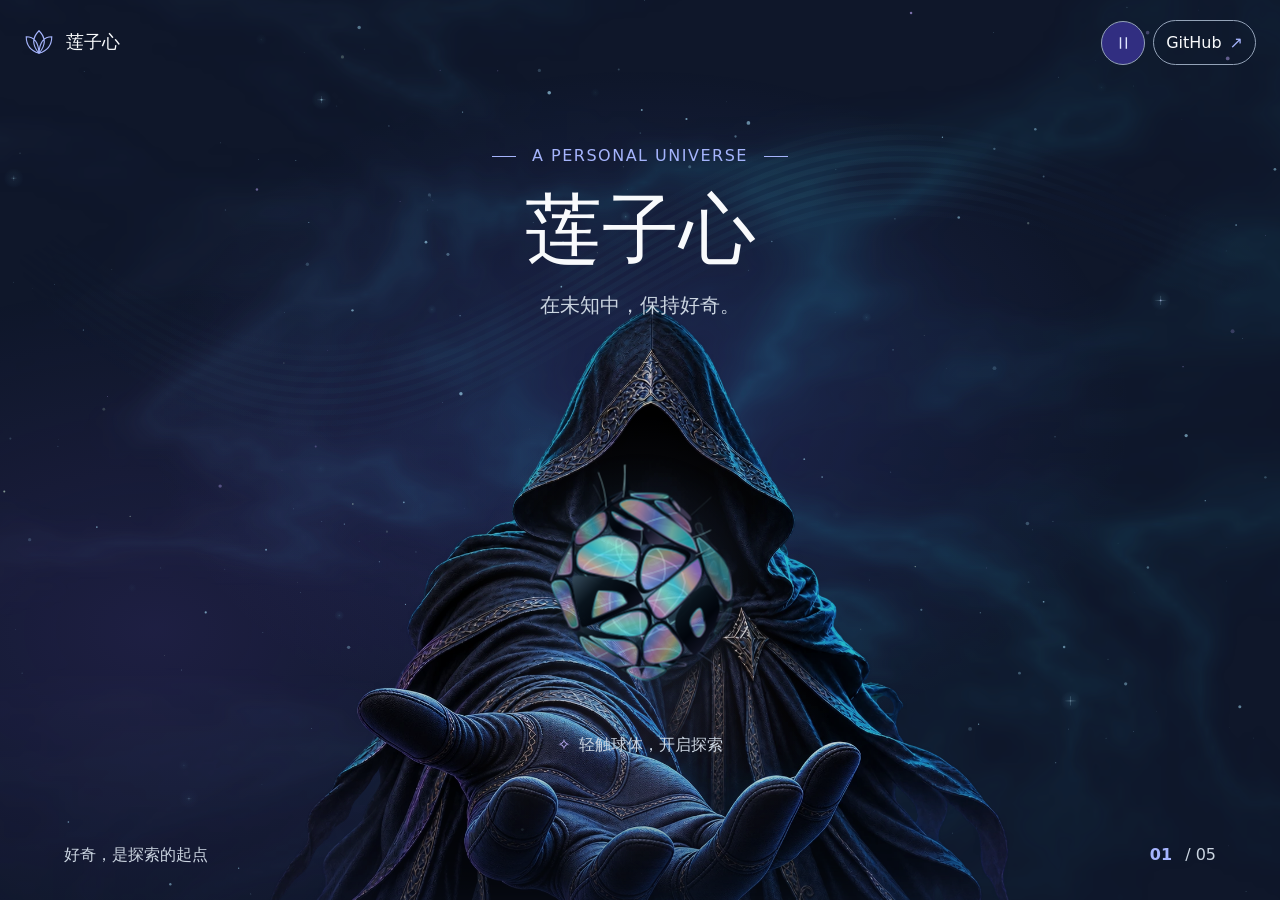
<file: docs/index.html>
<!doctype html>
<html lang="zh-CN" class="material-tech" data-theme="dark">
<head>
  <meta charset="UTF-8" />
  <meta name="viewport" content="width=device-width, initial-scale=1.0" />
  <meta name="theme-color" content="#0F172A" />
  <meta name="description" content="莲子心的个人宇宙。记录技术探索、知识整理与成长，在未知中保持好奇。" />
  <title>莲子心 · 个人宇宙</title>
  <link rel="icon" type="image/svg+xml" href="./assets/brand/lianzixin-favicon.svg" />
  <link rel="stylesheet" href="./assets/material-theme.css" />
  <link rel="stylesheet" href="./assets/home.css" />
  <script src="./assets/orb.js" defer></script>
  <script src="./assets/atmosphere.js" defer></script>
  <script src="./assets/home.js" defer></script>
</head>
<body>
  <a class="skip-link" href="#about">跳至个人介绍</a>
  <header class="site-header">
    <a class="brand" href="#home" aria-label="莲子心，返回首屏"><img class="brand-mark" src="./assets/brand/lianzixin-logo.svg" alt="" width="40" height="40" aria-hidden="true" /><span>莲子心<span class="brand-en">LIAN ZI XIN</span></span></a>
    <nav class="top-nav" aria-label="主导航"><a href="#about">关于我</a><a href="#blog">博客</a><a href="#interests">兴趣爱好</a><a href="#journey">经历</a></nav>
    <div class="header-actions">
      <button id="motion-toggle" class="motion-toggle" type="button" aria-pressed="true" aria-label="关闭动效"><svg viewBox="0 0 24 24" aria-hidden="true"><path d="m9 5 10 7-10 7Z" /><path class="pause-bars" d="M9 5v14M16 5v14" /></svg><span class="motion-label">关闭动效</span></button>
      <a class="github-link" href="https://github.com/lzxlchlcx" target="_blank" rel="noopener noreferrer" aria-label="查看我的 GitHub" title="查看我的 GitHub"><svg viewBox="0 0 24 24" aria-hidden="true"><path d="M9 19c-4.3 1.4-4.3-2.5-6-3m12 6v-3.9a3.4 3.4 0 0 0-.9-2.6c3-.3 6.2-1.5 6.2-6.8A5.3 5.3 0 0 0 19 5.1a4.9 4.9 0 0 0-.1-3.6s-1.2-.4-3.9 1.4a13.4 13.4 0 0 0-7 0C5.3 1.1 4.1 1.5 4.1 1.5A4.9 4.9 0 0 0 4 5.1a5.3 5.3 0 0 0-1.4 3.7c0 5.3 3.2 6.5 6.2 6.8A3.4 3.4 0 0 0 8 18.1V22" /></svg><span class="github-label">GitHub</span><span class="github-arrow" aria-hidden="true">↗</span></a>
    </div>
  </header>
  <nav class="page-dots" aria-label="章节导航">
    <a class="is-current" href="#home" aria-label="首屏" aria-current="location"><span>首屏</span></a>
    <a href="#about" aria-label="关于我"><span>关于我</span></a><a href="#blog" aria-label="博客"><span>博客</span></a><a href="#interests" aria-label="兴趣爱好"><span>兴趣爱好</span></a><a href="#journey" aria-label="经历"><span>经历</span></a>
  </nav>
  <main>
    <section id="home" class="screen hero is-visible" aria-labelledby="hero-title">
      <div class="universe" aria-hidden="true"><div class="nebula nebula-blue"></div><div class="nebula nebula-violet"></div><div class="cover-grid"></div><canvas id="starfield"></canvas></div>
      <div class="scene" aria-hidden="true"><div class="figure-layer"><img class="mystic" src="./assets/guardian-gloved.webp" alt="" width="1312" height="1199" fetchpriority="high" decoding="async" /></div><div class="palm-light"></div></div>
      <div class="hero-copy"><p class="eyebrow"><span></span> A PERSONAL UNIVERSE <span></span></p><h1 id="hero-title" tabindex="-1">莲子心</h1><p class="hero-motto">在未知中，保持好奇。</p></div>
      <div class="orb-system">
        <div class="orb-halo" aria-hidden="true"></div><div class="energy-pulse" aria-hidden="true"></div>
        <svg class="orbit-paths" viewBox="0 0 640 460" aria-hidden="true"><ellipse cx="320" cy="230" rx="258" ry="143" /><path d="M99 154L221 198M419 198L541 154M99 310L219 262M421 262L541 310" /></svg>
        <button id="orb-toggle" class="orb-button" aria-label="探索球体，展开四个导航入口" aria-expanded="false" aria-controls="orb-navigation" aria-describedby="orb-hint"><canvas id="orb-canvas" aria-hidden="true"></canvas><span class="orb-fallback" aria-hidden="true"></span></button>
        <nav id="orb-navigation" class="orb-navigation" aria-label="球体导航" inert>
          <a href="#about" class="orb-node node-about"><span class="node-spark" aria-hidden="true"></span><span><small>01 / ABOUT</small>关于我</span><span class="node-arrow" aria-hidden="true">↗</span></a>
          <a href="#blog" class="orb-node node-blog"><span class="node-spark" aria-hidden="true"></span><span><small>02 / JOURNAL</small>博客</span><span class="node-arrow" aria-hidden="true">↗</span></a>
          <a href="#interests" class="orb-node node-interests"><span class="node-spark" aria-hidden="true"></span><span><small>03 / PASSIONS</small>兴趣爱好</span><span class="node-arrow" aria-hidden="true">↗</span></a>
          <a href="#journey" class="orb-node node-journey"><span class="node-spark" aria-hidden="true"></span><span><small>04 / JOURNEY</small>经历</span><span class="node-arrow" aria-hidden="true">↗</span></a>
        </nav>
        <p id="orb-hint" class="orb-hint"><span class="hint-mark" aria-hidden="true">✧</span><span class="hint-label">轻触球体，开启探索</span></p>
      </div>
      <div class="hero-footer"><span class="coordinate">好奇，是探索的起点</span><span class="screen-count" aria-label="共五个章节"><b>01</b> / 05</span></div>
    </section>
    <section id="about" class="screen content-screen" aria-labelledby="about-title">
      <div class="section-shell">
        <div class="section-heading"><span class="eyebrow">01 / ABOUT ME</span><span class="section-note">每个宇宙，都始于一点好奇。</span></div>
        <article class="content-panel">
          <div class="panel-copy">
            <p class="small-label">你好，很高兴遇见你</p><h2 id="about-title" tabindex="-1">关于我<span class="title-star" aria-hidden="true">✧</span></h2>
            <p class="lead">用代码与文字，<br />让复杂的事物变得清晰。</p>
            <p class="body-copy">我是莲子心，一个热爱技术与知识整理的探索者。从网页开发到 AI 应用，我喜欢动手实践，也喜欢把学习过程认真记录下来。</p>
            <dl class="focus-list"><div><dt>知识整理</dt><dd>系统梳理课程，制作可视化复习手册与答题模板。</dd></div><div><dt>技术探索</dt><dd>对编程与新技术保持好奇，在实践中持续学习。</dd></div><div><dt>笔记写作</dt><dd>用 Obsidian 管理个人知识库，为未来积累线索。</dd></div></dl>
            <a class="text-link" href="https://github.com/lzxlchlcx" target="_blank" rel="noopener noreferrer">在 GitHub 看看我的探索 <span aria-hidden="true">↗</span></a>
          </div>
          <figure class="panel-image about-image"><img src="./assets/about-art.webp" data-fallback="./assets/about.svg" alt="星空书房中的匿名知识探索者，主题概念插画" loading="lazy" width="900" height="1000" /><figcaption><span>THE ART OF EXPLORING</span><span>主题插画 · 个人照片待补充</span></figcaption></figure>
        </article>
        <div class="section-footer"><span>不断学习，也不断发现自己。</span><a href="#blog">下一站 · 博客 <span aria-hidden="true">↓</span></a></div>
      </div>
    </section>
    <section id="blog" class="screen content-screen" aria-labelledby="blog-title">
      <div class="section-shell">
        <div class="section-heading"><span class="eyebrow">02 / JOURNAL</span><span class="section-note">把思考留在纸上，把线索留给未来。</span></div>
        <article class="content-panel">
          <div class="panel-copy">
            <p class="small-label">文字，是另一种探索</p><h2 id="blog-title" tabindex="-1">博客<span class="title-star" aria-hidden="true">✧</span></h2>
            <p class="body-copy">关于学习、技术与知识管理的记录。整理过的知识，可以在下一次需要时发光。</p>
            <a class="featured-article" href="./visual-reading/自然辩证法.html"><div class="article-meta"><span>精选阅读</span><span>知识整理 / 2026</span></div><h3>自然辩证法<br />复习总手册</h3><p>五大理论板块的系统梳理，配套真题解析与答题模板，带来更直观的可视化阅读体验。</p><span class="text-link">打开复习手册 <span aria-hidden="true">↗</span></span></a>
            <div class="upcoming-note"><span class="status-dot" aria-hidden="true"></span><div><strong>个人 Wiki · 整理中</strong><p>技术笔记、阅读报告与学习资源。<br />更多文章待补充。</p></div></div>
          </div>
          <figure class="panel-image writing-image"><a href="./visual-reading/自然辩证法.html" aria-label="阅读自然辩证法复习总手册"><img src="./assets/writing.svg" alt="自然辩证法复习总手册主题封面" loading="lazy" /></a><figcaption><span>NOTES TO THE FUTURE</span><span>课程笔记 · 可视化阅读</span></figcaption></figure>
        </article>
        <div class="section-footer"><span>好的笔记，是对未来的投资。</span><a href="#interests">下一站 · 兴趣爱好 <span aria-hidden="true">↓</span></a></div>
      </div>
    </section>
    <section id="interests" class="screen content-screen" aria-labelledby="interests-title">
      <div class="section-shell">
        <div class="section-heading"><span class="eyebrow">03 / PASSIONS</span><span class="section-note">兴趣，是探索没有边界的理由。</span></div>
        <article class="content-panel">
          <div class="panel-copy">
            <p class="small-label">跟随好奇心的方向</p><h2 id="interests-title" tabindex="-1">兴趣爱好<span class="title-star" aria-hidden="true">✧</span></h2>
            <p class="lead">发现、整理、创造。<br />让想法慢慢生长。</p><p class="body-copy">喜欢动手做一些有趣的东西，也在意它们如何被看见。从代码到笔记，从内容到视觉，每一次尝试都是新的连接。</p>
            <p id="interest-instruction" class="interaction-note">悬停或聚焦预览，点击探索更多 <span aria-hidden="true">↗</span></p>
            <div class="interest-lines" aria-label="兴趣探索入口">
              <a class="interest-item is-active" data-interest="code" href="https://github.com/lzxlchlcx?tab=repositories" target="_blank" rel="noopener noreferrer" aria-describedby="interest-instruction"><span class="interest-index">01</span><span class="interest-description"><span class="interest-title">编程与 AI</span><span class="interest-summary">网页开发、工具脚本，以及 AI 应用的实践。</span></span><span class="interest-arrow" aria-hidden="true">↗</span></a>
              <a class="interest-item" data-interest="notes" href="./visual-reading/自然辩证法.html" aria-describedby="interest-instruction"><span class="interest-index">02</span><span class="interest-description"><span class="interest-title">个人知识管理</span><span class="interest-summary">Obsidian、阅读与写作，把散落的知识连成星图。</span></span><span class="interest-arrow" aria-hidden="true">↗</span></a>
              <a class="interest-item" data-interest="design" href="https://m3.material.io/" target="_blank" rel="noopener noreferrer" aria-describedby="interest-instruction"><span class="interest-index">03</span><span class="interest-description"><span class="interest-title">视觉与设计</span><span class="interest-summary">关注简洁的设计和清晰的信息呈现。</span></span><span class="interest-arrow" aria-hidden="true">↗</span></a>
            </div>
            <ul class="tags" aria-label="兴趣标签"><li>代码</li><li>AI</li><li>Obsidian</li><li>知识管理</li><li>设计</li></ul>
            <div class="interest-mobile-picker" aria-label="切换兴趣配图"><button data-interest-select="code" aria-pressed="true">01 编程</button><button data-interest-select="notes" aria-pressed="false">02 笔记</button><button data-interest-select="design" aria-pressed="false">03 设计</button></div>
          </div>
          <figure class="panel-image interests-image">
            <a class="interest-visual is-active" data-interest-visual="code" href="https://github.com/lzxlchlcx?tab=repositories" target="_blank" rel="noopener noreferrer" aria-label="编程与 AI，查看我的 GitHub 项目"><img src="./assets/interest-code.webp" data-fallback="./assets/interests.svg" alt="星空工作台上的悬浮 AI 晶体与代码终端" loading="lazy" width="900" height="1000" /><span class="visual-link-label">01 / 编程与 AI <span>查看项目仓库 ↗</span></span></a>
            <a class="interest-visual" data-interest-visual="notes" href="./visual-reading/自然辩证法.html" aria-label="个人知识管理，阅读现有复习手册" aria-hidden="true" inert><img src="./assets/interest-notes.webp" data-fallback="./assets/writing.svg" alt="笔记纸页与相互连通的知识星图" loading="lazy" width="900" height="1000" /><span class="visual-link-label">02 / 个人知识管理 <span>打开复习手册 ↗</span></span></a>
            <a class="interest-visual" data-interest-visual="design" href="https://m3.material.io/" target="_blank" rel="noopener noreferrer" aria-label="视觉与设计，查看 Material Design 官方指南" aria-hidden="true" inert><img src="./assets/interest-design.webp" data-fallback="./assets/interests.svg" alt="几何光体与设计工具构成的未来工作室" loading="lazy" width="900" height="1000" /><span class="visual-link-label">03 / 视觉与设计 <span>查看设计指南 ↗</span></span></a>
            <figcaption><span>FOLLOW YOUR CURIOSITY</span><span id="interest-caption" aria-live="polite">编程与 AI · 主题插画</span></figcaption>
          </figure>
        </article>
        <div class="section-footer"><span>一些小小的热爱，组成了我的世界。</span><a href="#journey">下一站 · 经历 <span aria-hidden="true">↓</span></a></div>
      </div>
    </section>
    <section id="journey" class="screen content-screen" aria-labelledby="journey-title">
      <div class="section-shell">
        <div class="section-heading"><span class="eyebrow">04 / JOURNEY</span><span class="section-note">每一步积累，都有它的意义。</span></div>
        <article class="content-panel">
          <div class="panel-copy">
            <p class="small-label">沿途的光，照见下一步</p><h2 id="journey-title" tabindex="-1">经历<span class="title-star" aria-hidden="true">✧</span></h2><p class="body-copy">用代码与文字记录成长。这里收藏已经走过的路，也为未来留下空间。</p>
            <p class="interaction-note">选择时间点，查看沿途记录</p>
            <ol class="horizontal-timeline" aria-label="学习经历时间轴">
              <li class="timeline-node is-active"><button class="timeline-point" aria-expanded="true" aria-controls="journey-202605" aria-label="2026年5月，可视化复习手册上线"><span class="timeline-orbit" aria-hidden="true"></span><time datetime="2026-05">2026.05</time><span class="point-subtitle">手册上线</span></button><div class="timeline-bubble" id="journey-202605"><span class="bubble-eyebrow">2026.05 / START BUILDING</span><h3>可视化复习手册上线</h3><p>完成自然辩证法五大板块的系统整理，制作 Material Design 风格的网页版复习手册。</p><a href="./visual-reading/自然辩证法.html">阅读复习手册 <span aria-hidden="true">↗</span></a></div></li>
              <li class="timeline-node"><button class="timeline-point" aria-expanded="false" aria-controls="journey-2026" aria-label="2026年，持续学习与构建"><span class="timeline-orbit" aria-hidden="true"></span><time datetime="2026">2026</time><span class="point-subtitle">持续学习</span></button><div class="timeline-bubble" id="journey-2026" hidden><span class="bubble-eyebrow">2026 / KEEP LEARNING</span><h3>持续学习与构建</h3><p>探索 AI 工具和知识管理方法，不断完善个人 Wiki 与项目仓库。</p><a href="https://github.com/lzxlchlcx" target="_blank" rel="noopener noreferrer">查看项目仓库 <span aria-hidden="true">↗</span></a></div></li>
              <li class="timeline-node"><button class="timeline-point" aria-expanded="false" aria-controls="journey-ongoing" aria-label="持续进行，保持好奇与探索"><span class="timeline-orbit" aria-hidden="true"></span><span class="timeline-date">ONGOING</span><span class="point-subtitle">继续探索</span></button><div class="timeline-bubble" id="journey-ongoing" hidden><span class="bubble-eyebrow">ONGOING / STAY CURIOUS</span><h3>保持好奇，持续探索</h3><p>用代码和文字记录成长，相信每一步积累都有意义。</p><span class="bubble-footnote">新的经历，留给未来。</span></div></li>
            </ol>
            <a class="text-link" href="https://github.com/lzxlchlcx" target="_blank" rel="noopener noreferrer">查看我的项目仓库 <span aria-hidden="true">↗</span></a>
          </div>
          <figure class="panel-image journey-image"><img src="./assets/journey.svg" alt="星空中向远方延伸的发光路径，象征不断积累的学习历程" loading="lazy" /><figcaption><span>STILL ON THE WAY</span><span>学习历程主题插画</span></figcaption></figure>
        </article>
        <footer class="section-footer"><span>© 2026 莲子心 · Built with curiosity</span><a href="#home">回到这片星空 <span aria-hidden="true">↑</span></a></footer>
      </div>
    </section>
  </main>
  <div class="window-backdrop" hidden aria-hidden="true"></div>
  <dialog id="content-window" class="content-window" aria-labelledby="window-title" aria-describedby="window-help">
    <p id="window-help" class="sr-only">使用左右方向键切换栏目，按 Esc 返回星空。</p>
    <div class="window-toolbar">
      <h2 id="window-title" class="sr-only">探索我的世界</h2>
      <nav class="window-tabs" aria-label="切换内容窗口"><a href="#about">关于我</a><a href="#blog">博客</a><a href="#interests">兴趣爱好</a><a href="#journey">经历</a></nav>
      <button class="window-close" type="button" aria-label="关闭窗口，返回主页" title="关闭窗口 · Esc"><svg viewBox="0 0 24 24" aria-hidden="true"><path d="m6 6 12 12M18 6 6 18" /></svg></button>
    </div>
    <div class="window-pages"></div>
  </dialog>
  <noscript><p class="noscript-note">球体交互需要 JavaScript。你仍可使用顶部导航与分页圆点浏览全部内容。</p></noscript>
</body>
</html>
</file>
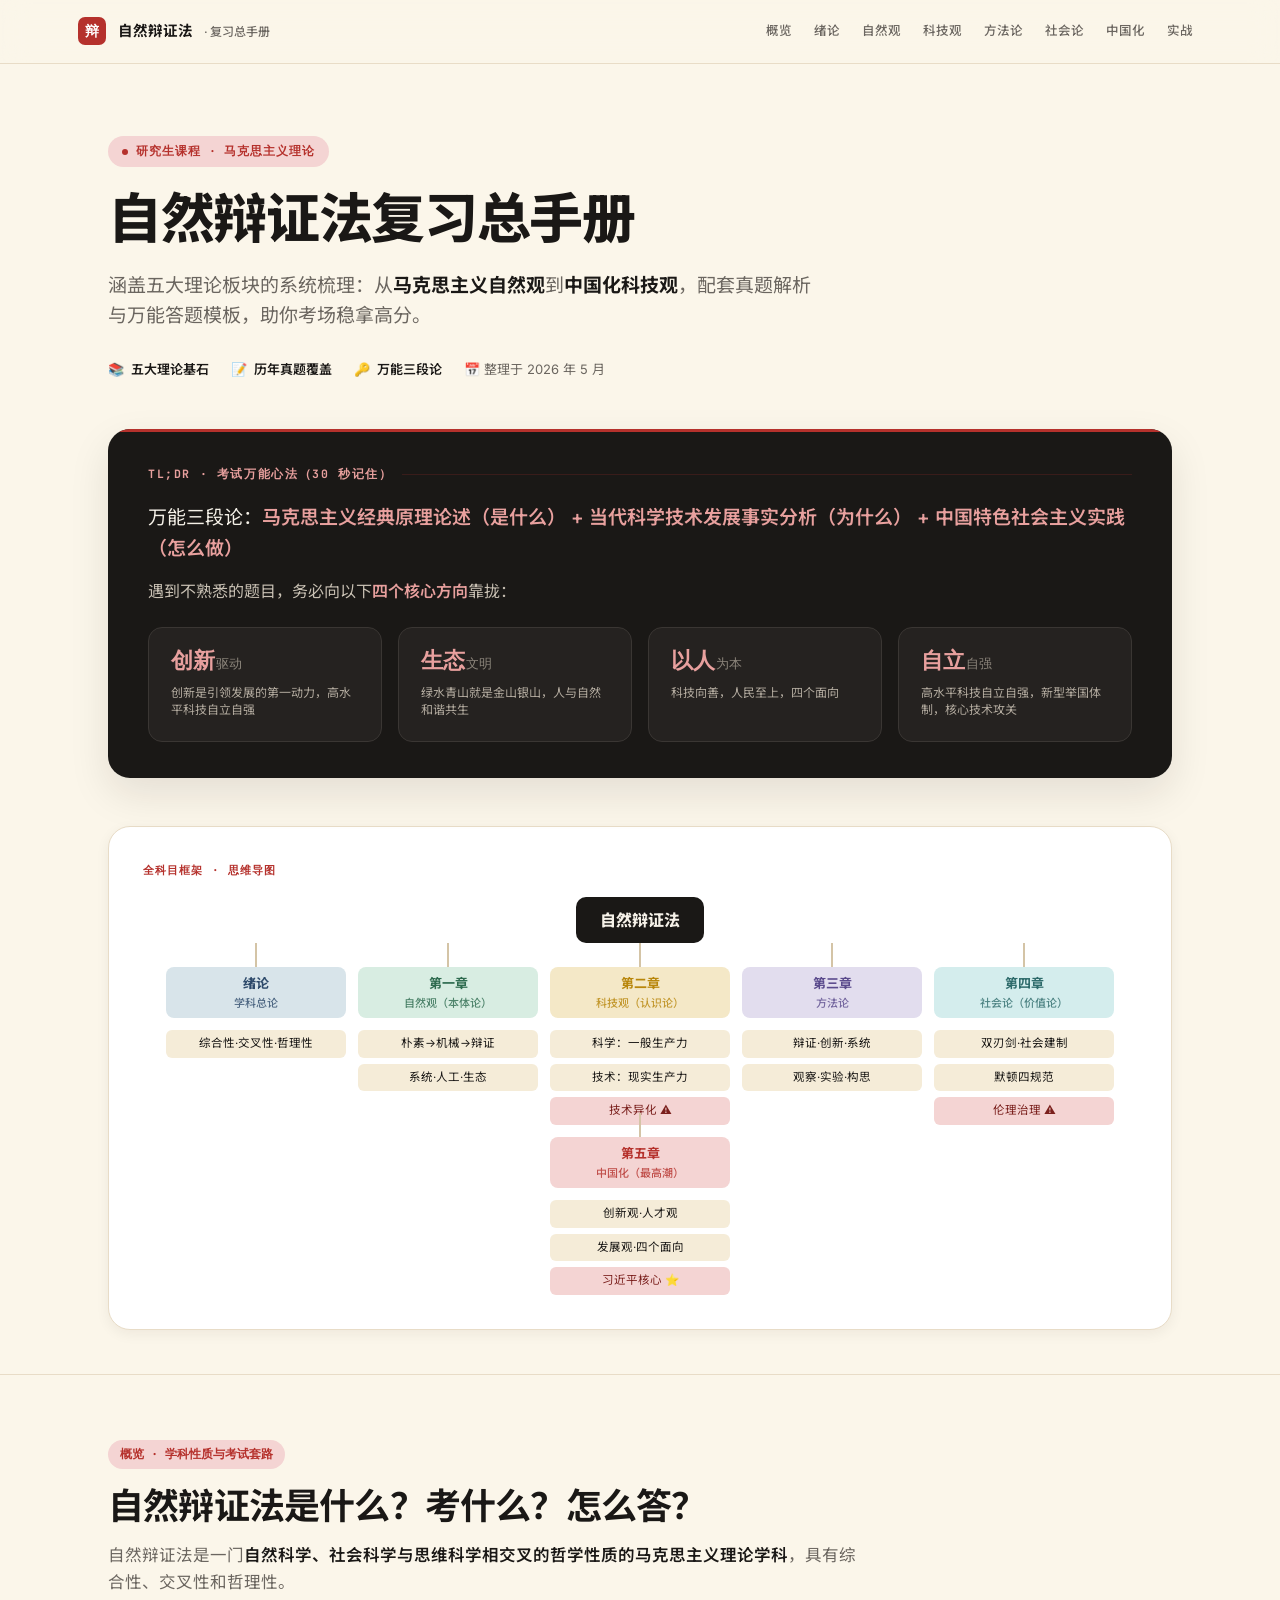
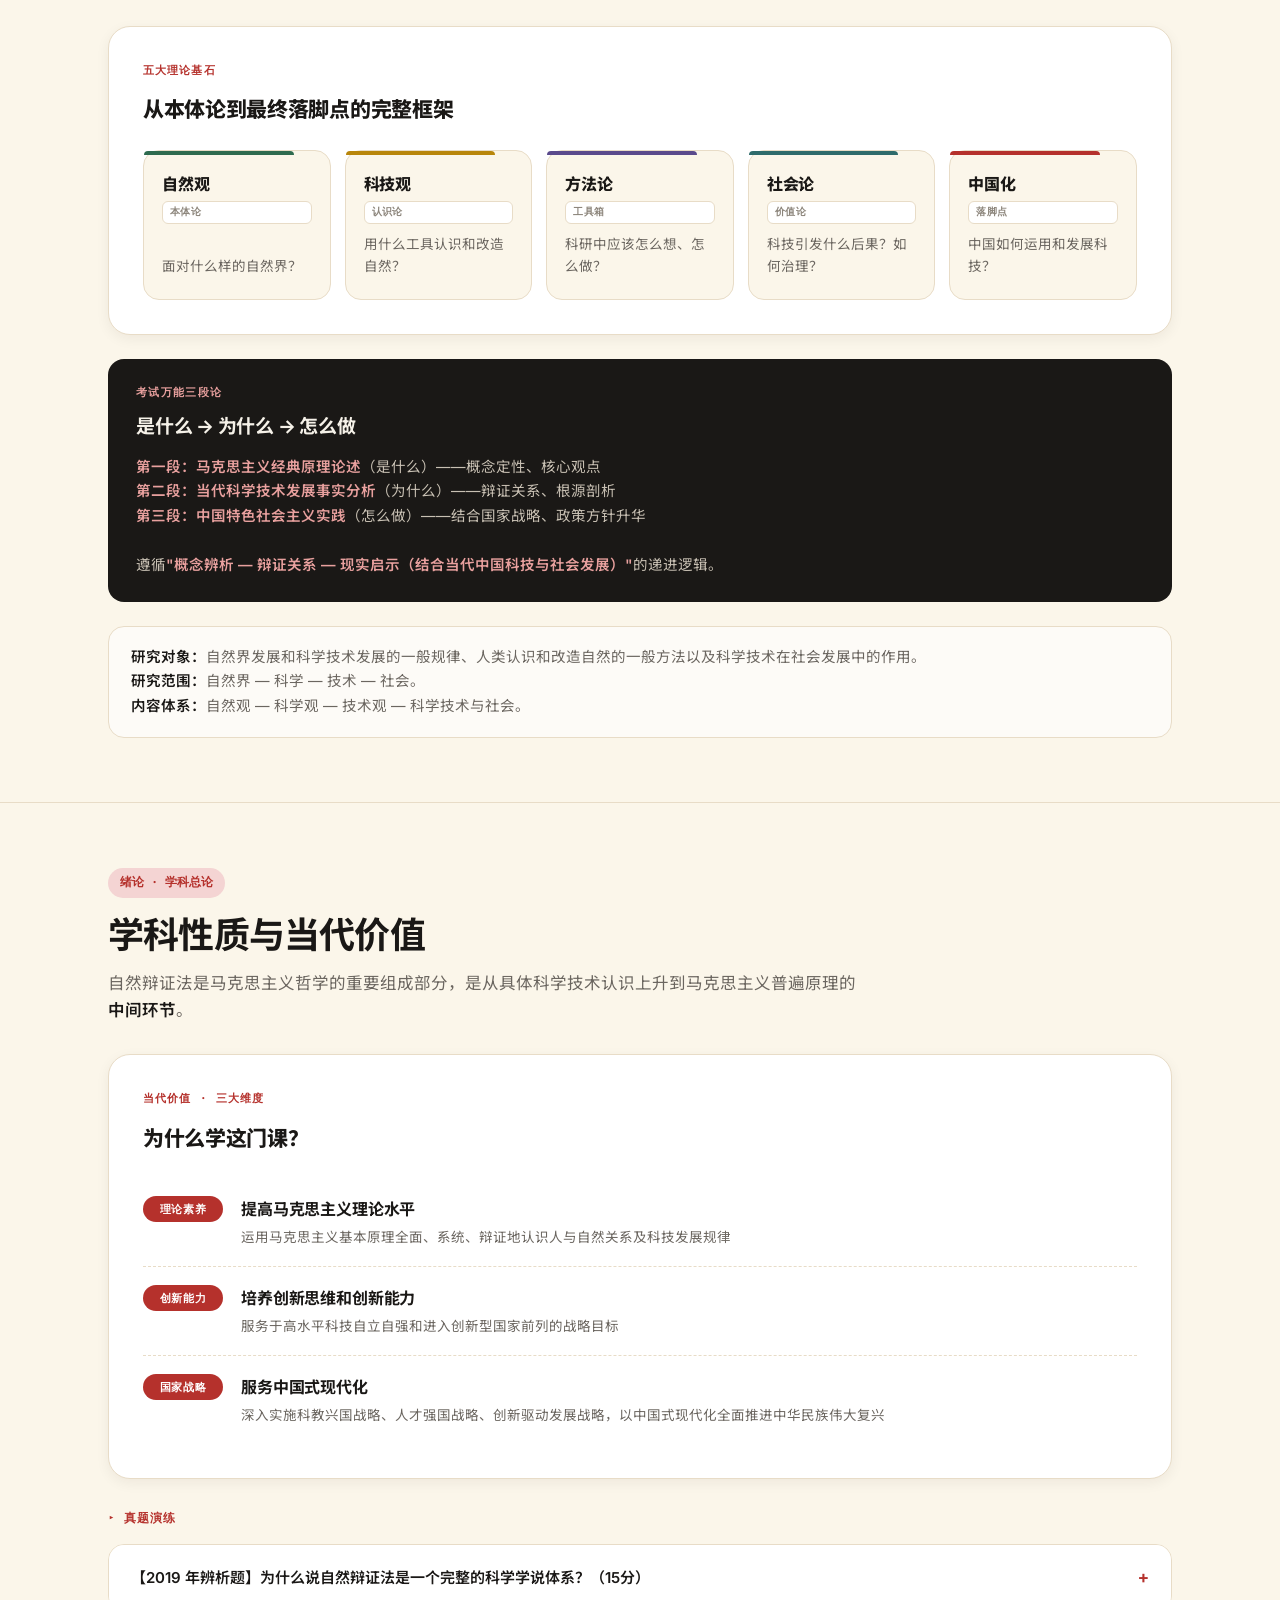
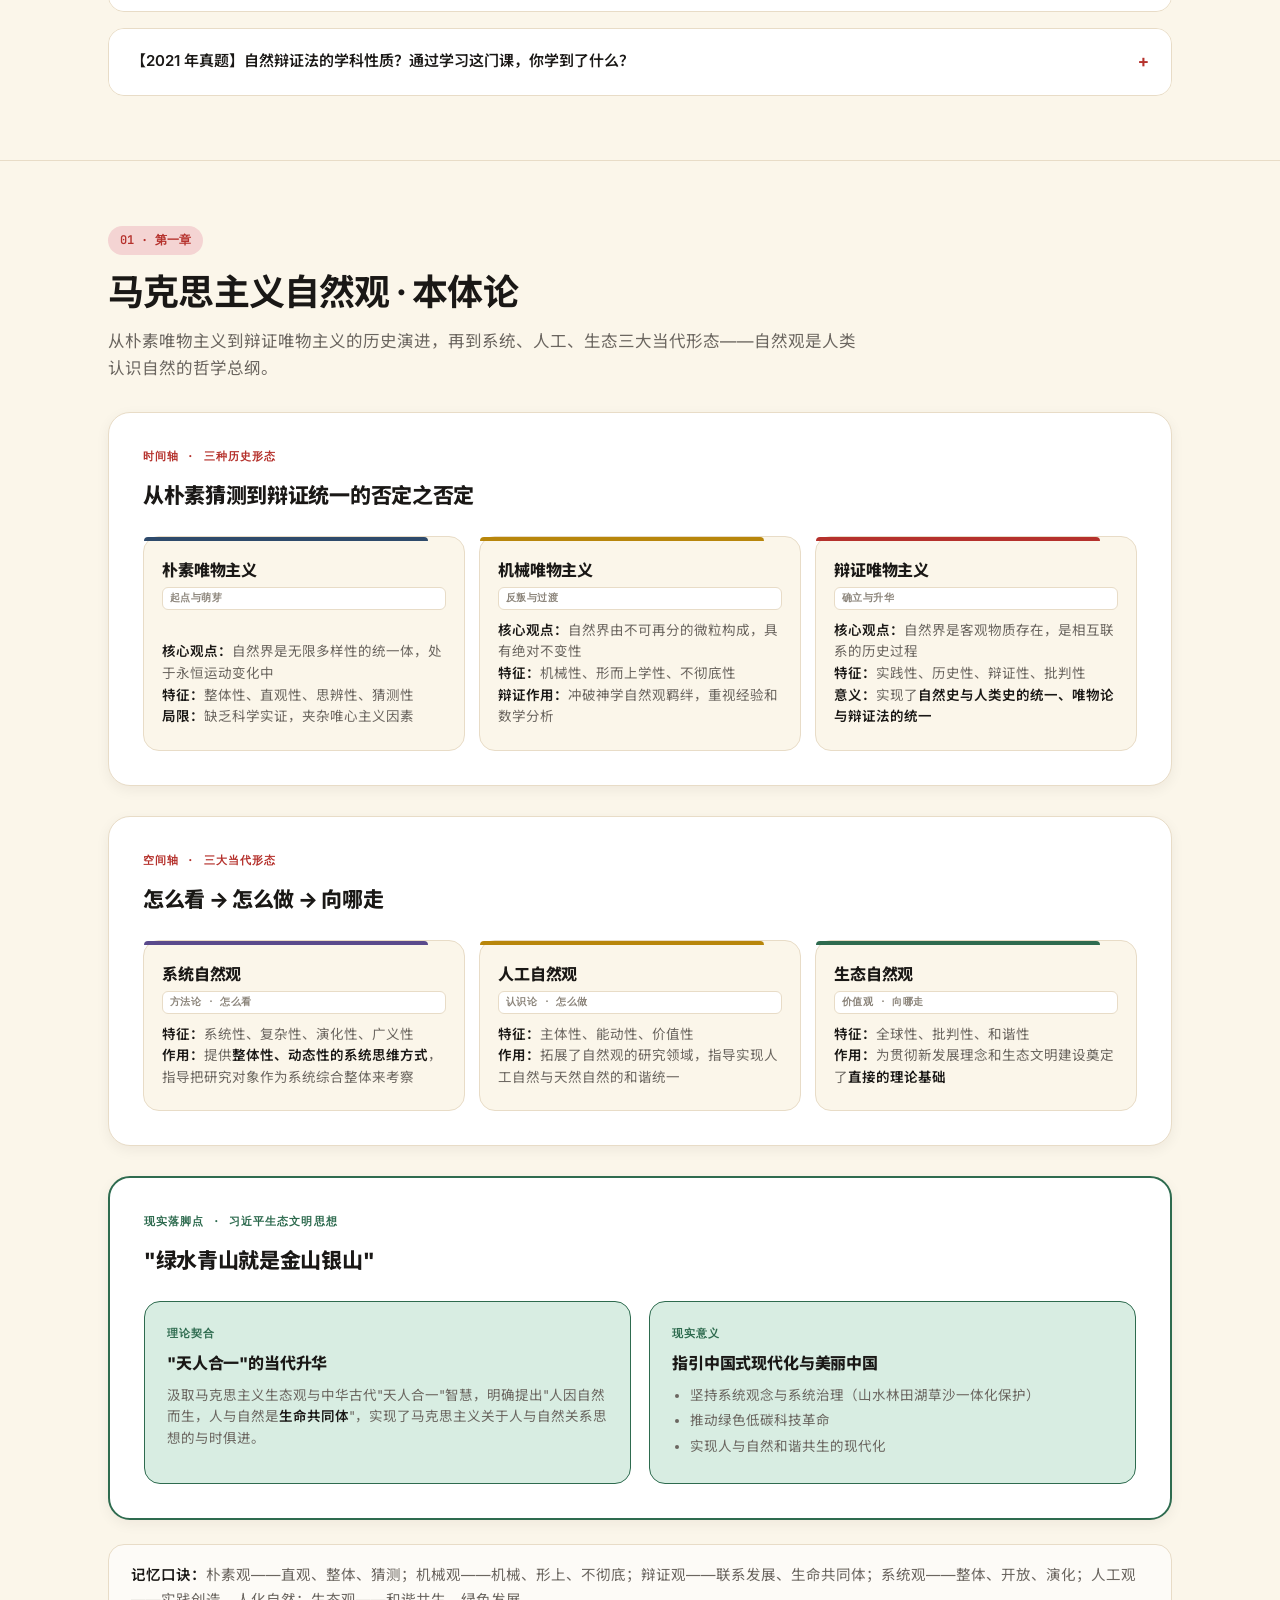
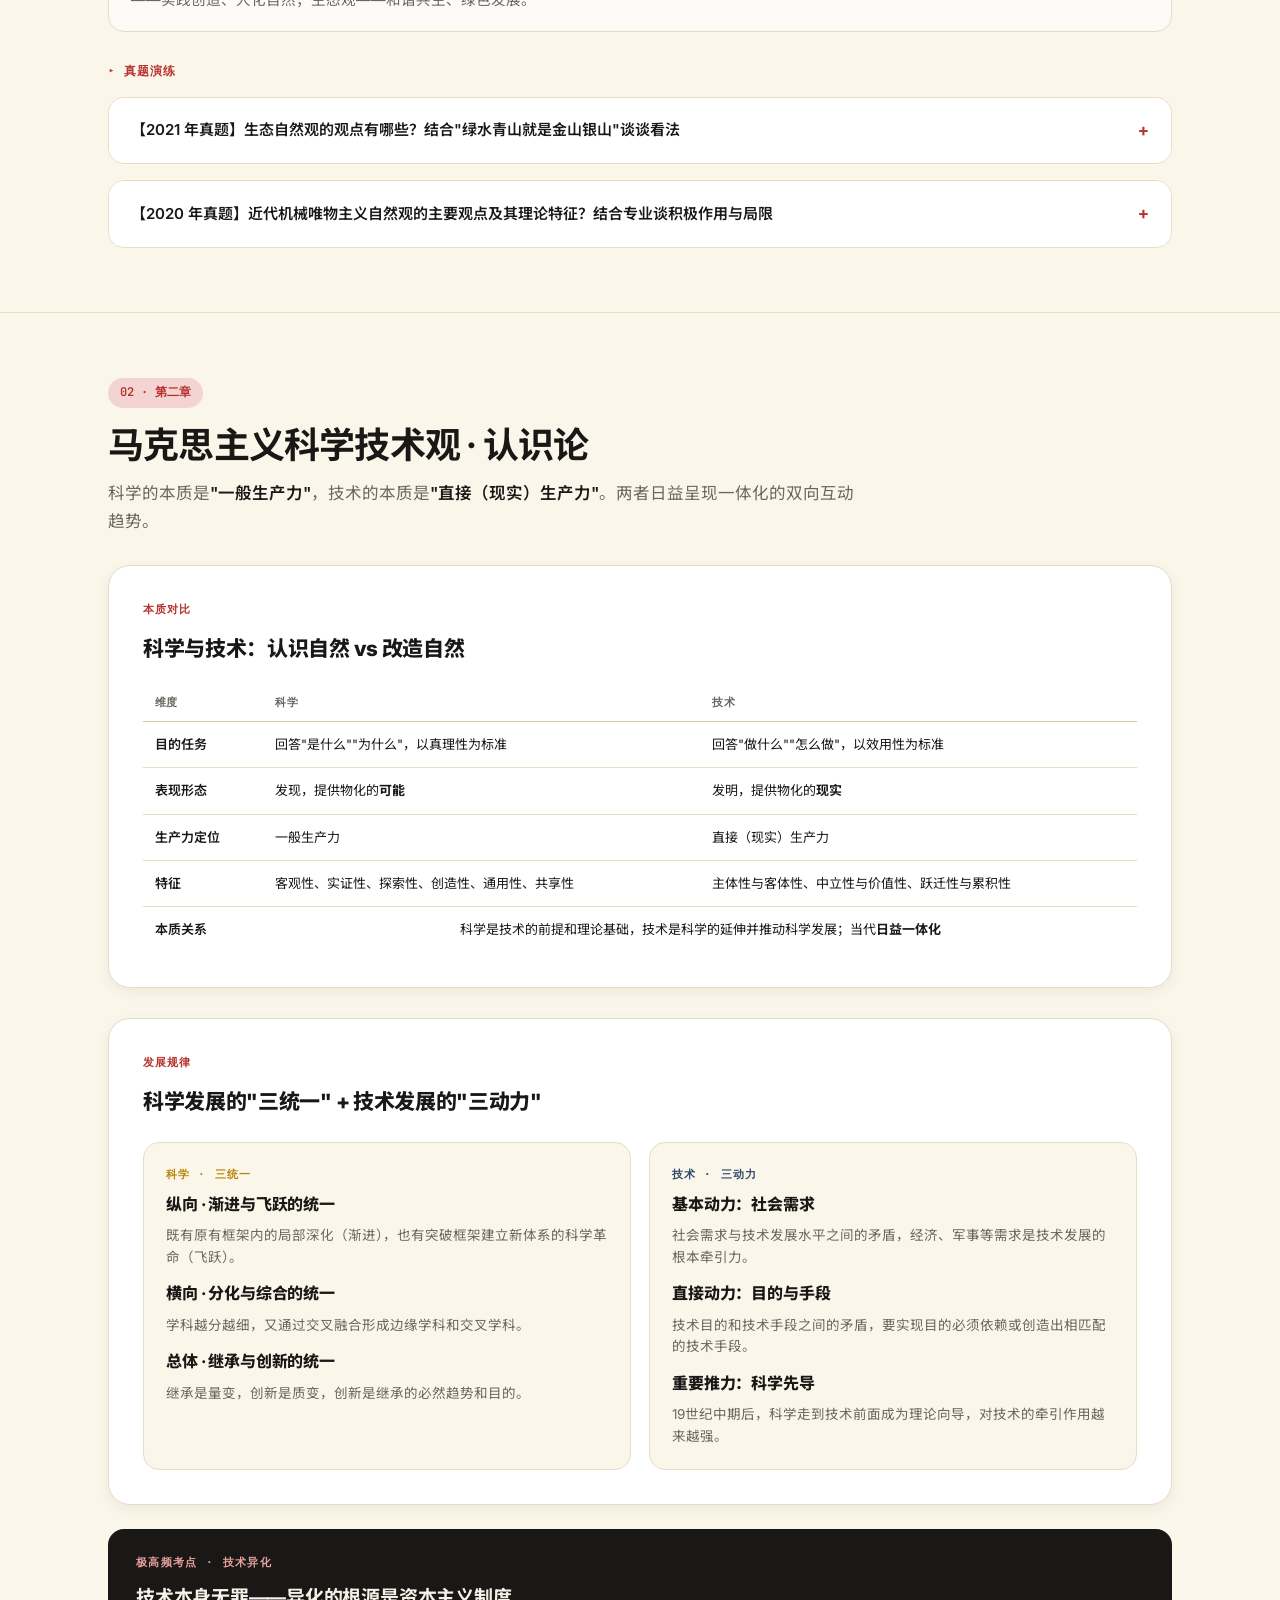
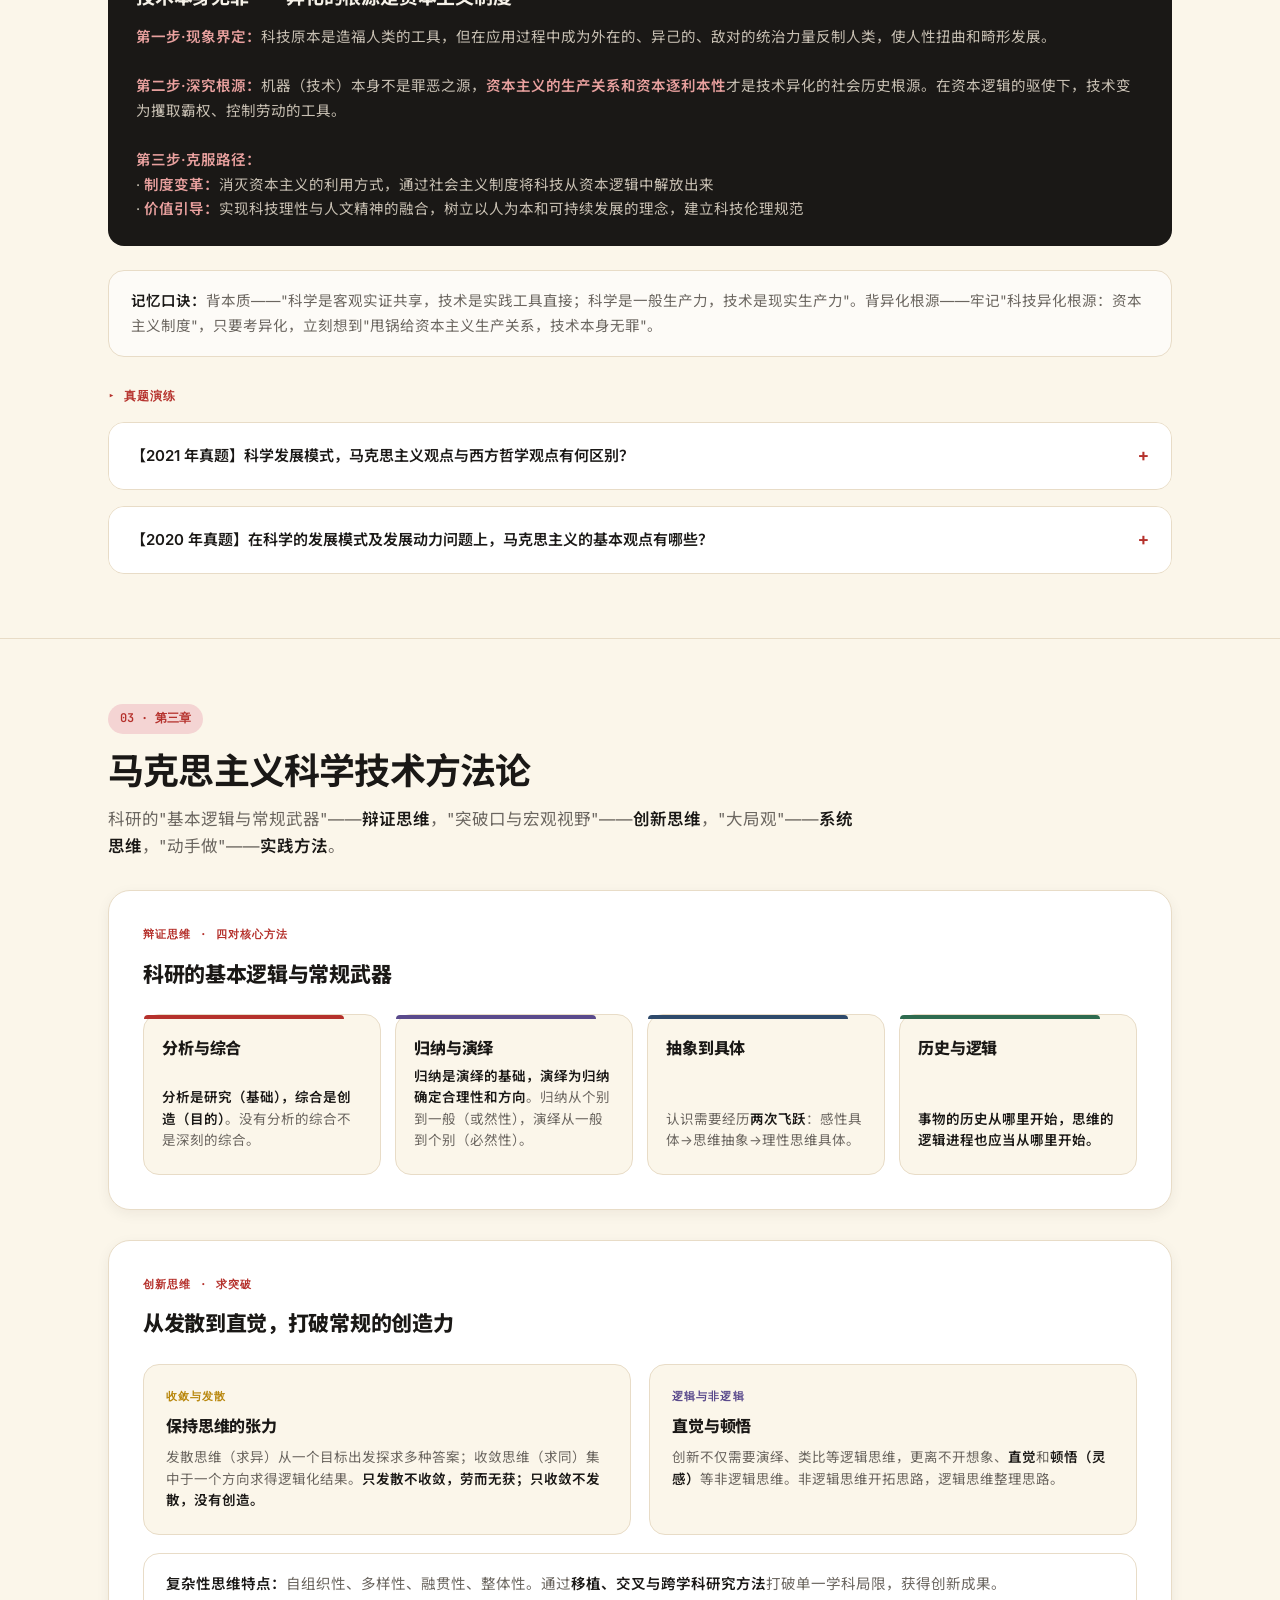
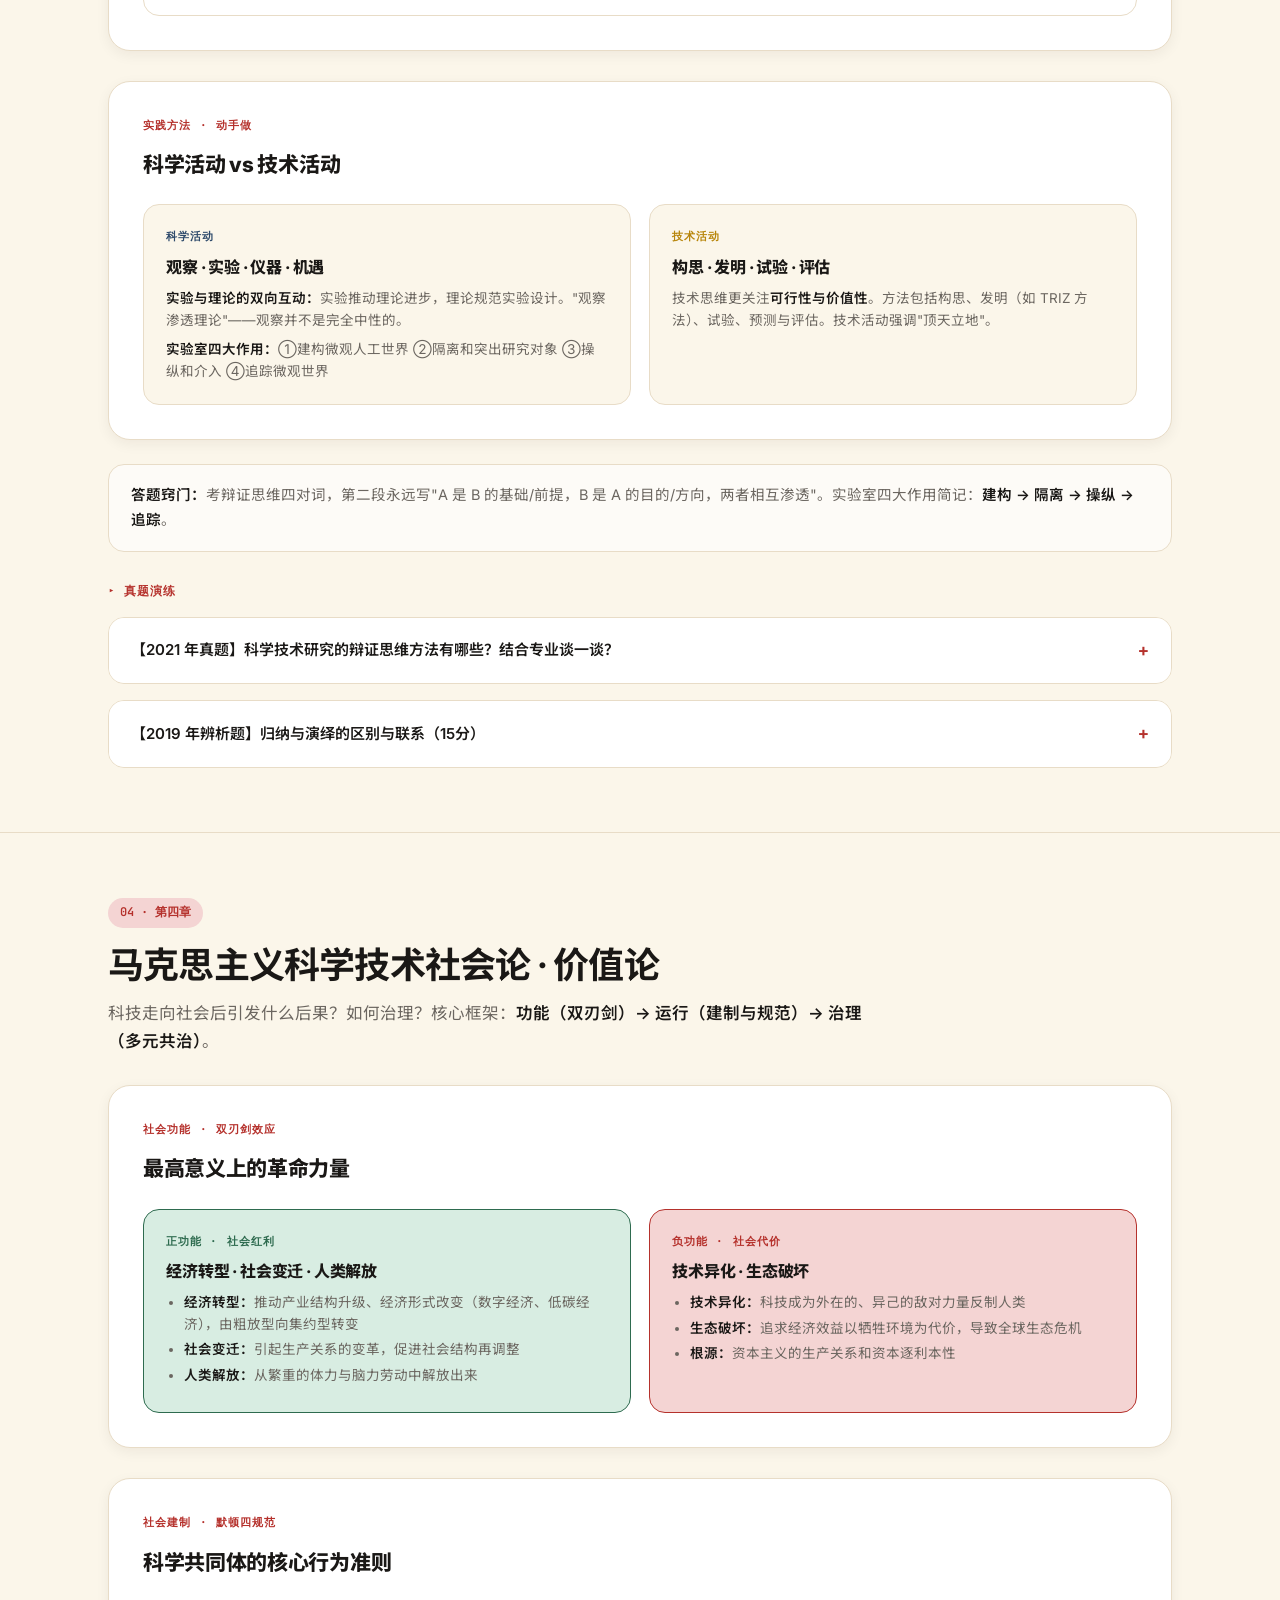
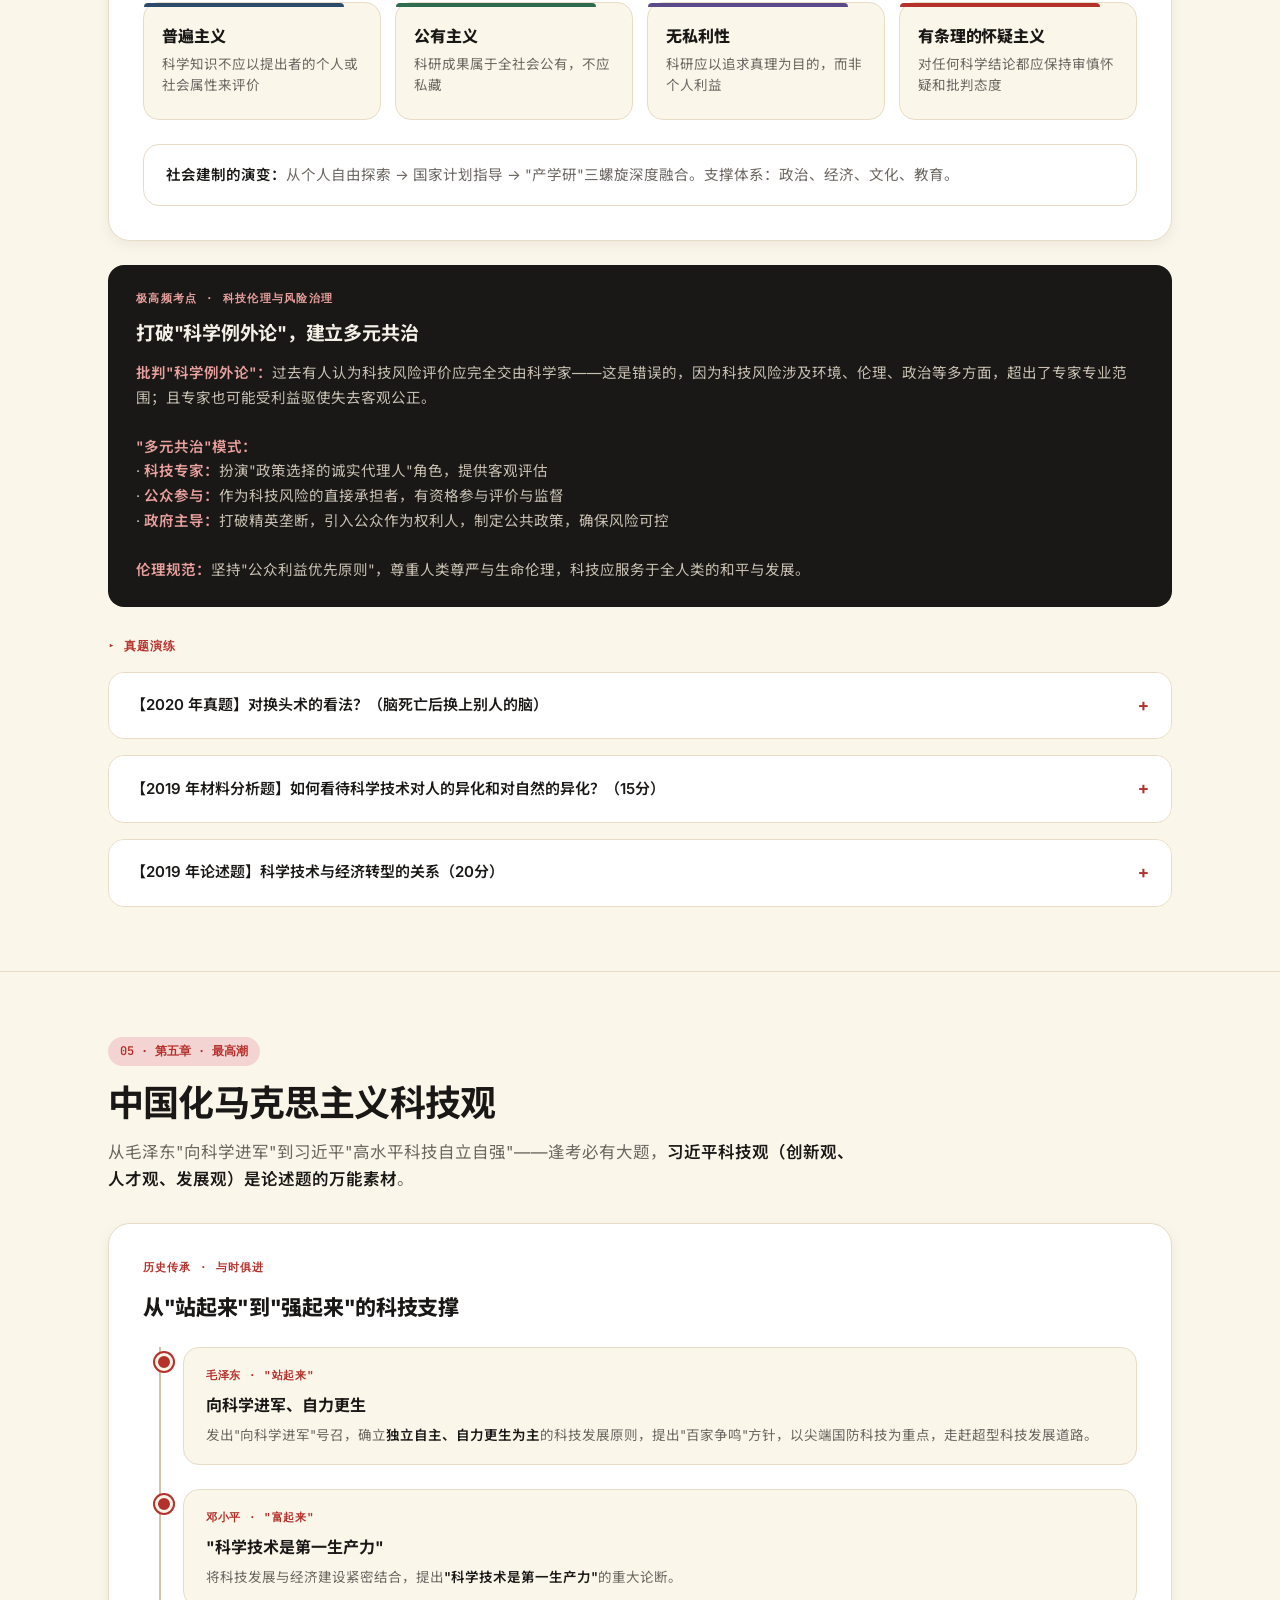
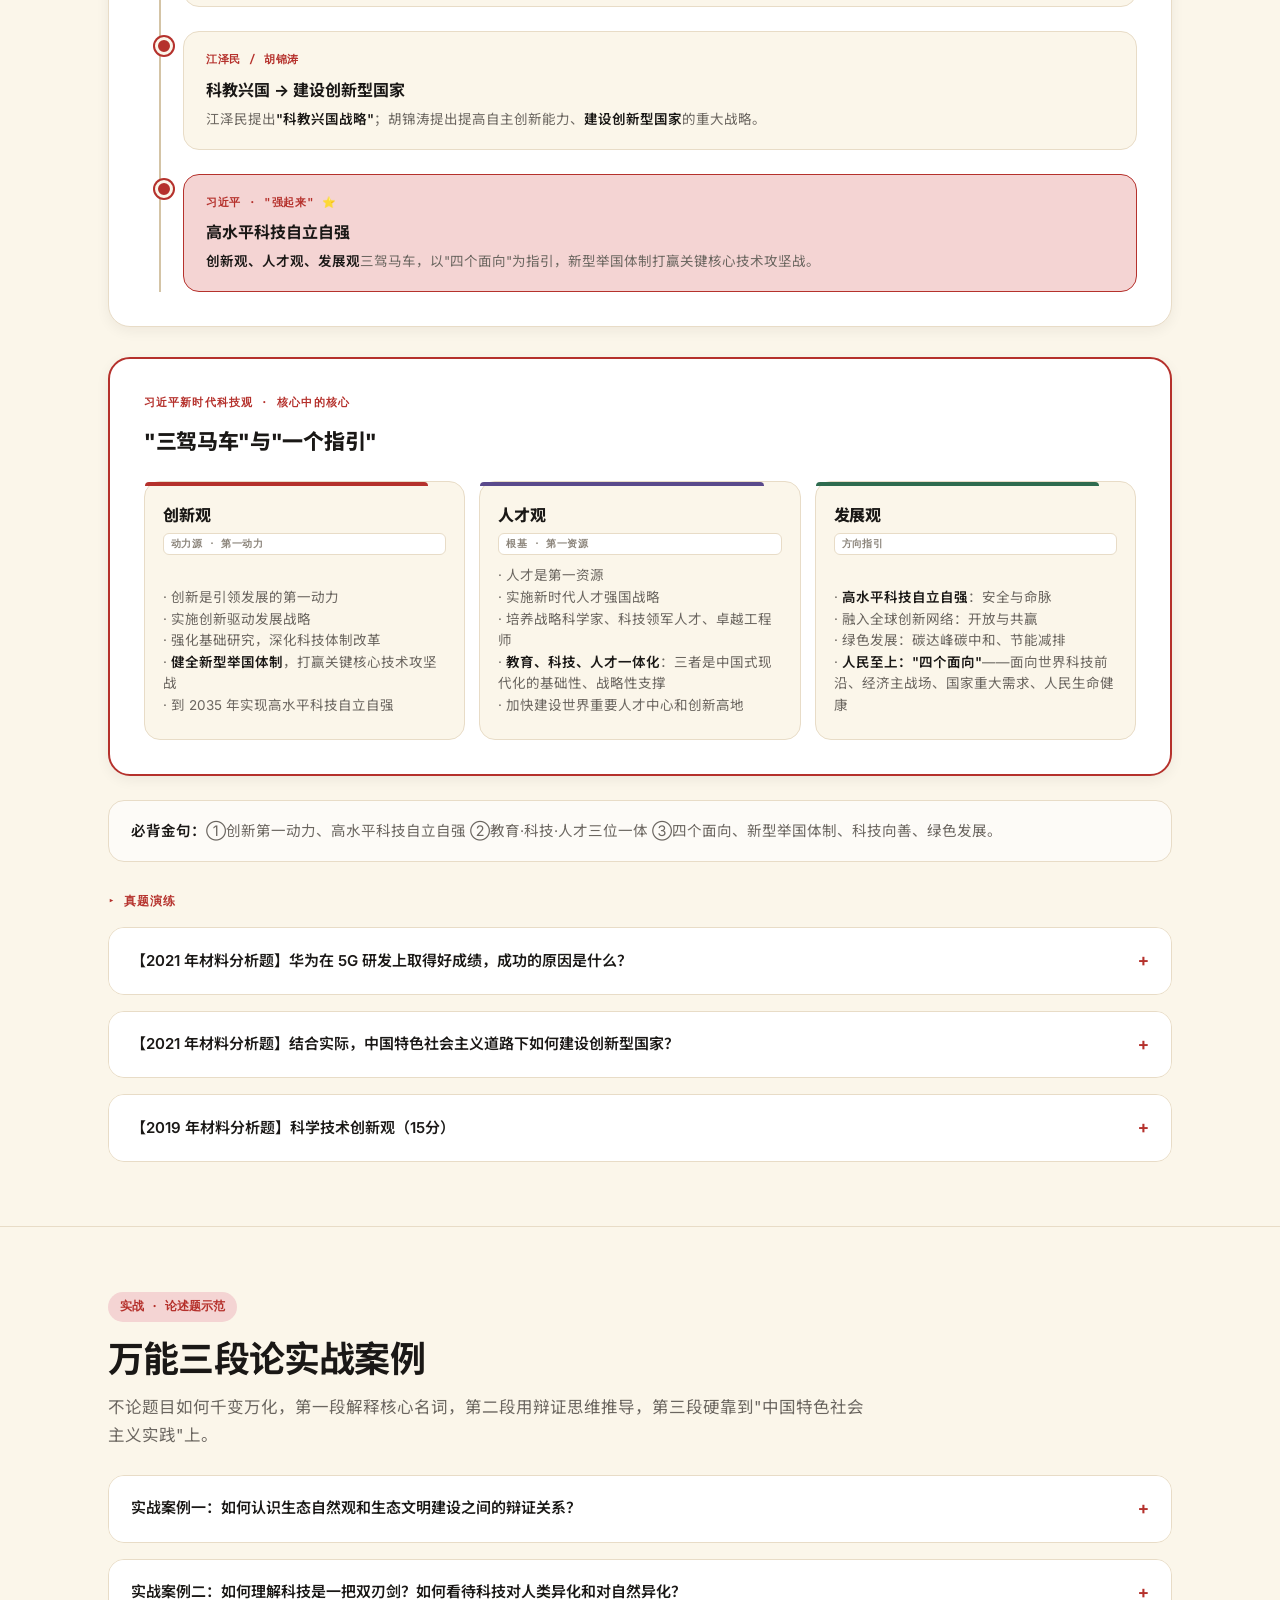
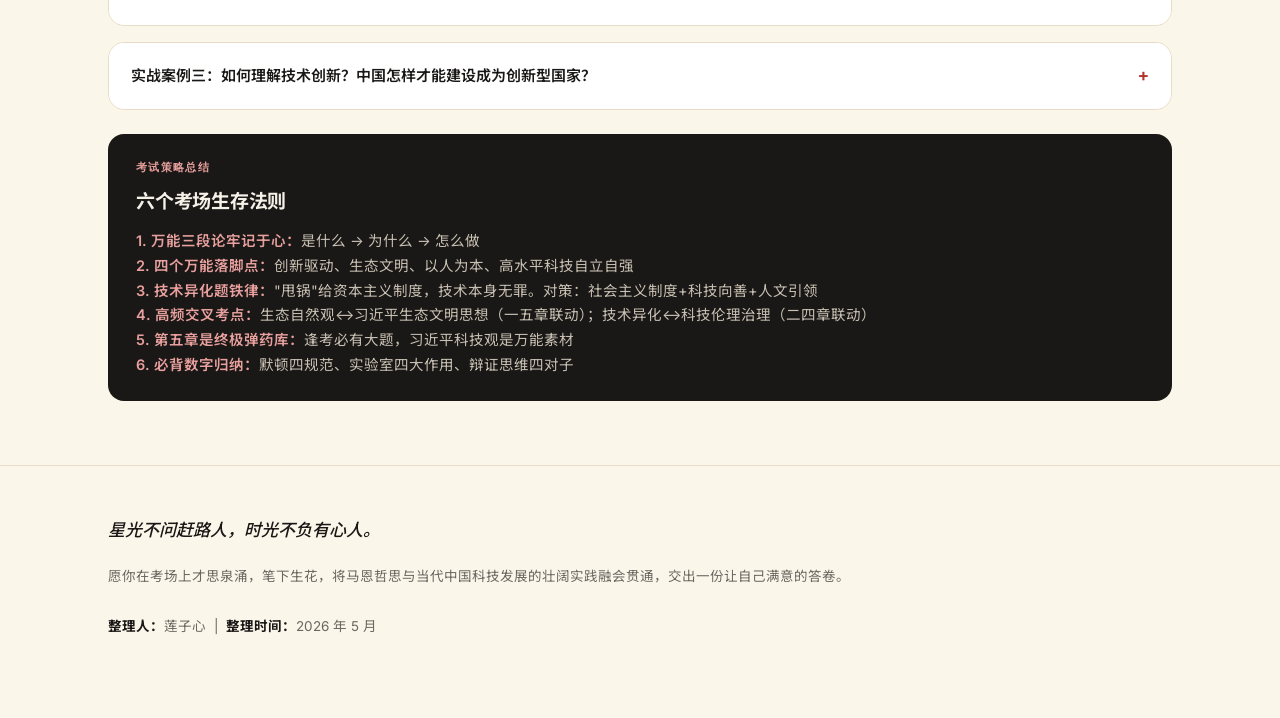
<file: 自然辩证法复习总手册-可视化阅读.html>
<!DOCTYPE html>
<html lang="zh-CN">
<head>
<meta charset="UTF-8">
<meta name="viewport" content="width=device-width, initial-scale=1.0">
<title>自然辩证法复习总手册 · 可视化阅读</title>
<link rel="preconnect" href="https://fonts.googleapis.com/">
<link rel="preconnect" href="https://fonts.gstatic.com/" crossorigin="">
<link href="https://fonts.googleapis.com/css2?family=Inter:wght@400;500;600;700;800&family=JetBrains+Mono:wght@500;600;700;800&family=Noto+Sans+SC:wght@400;500;600;700;800&display=swap" rel="stylesheet">
<style>
:root {
  --bg: #FBF6EA;
  --bg-surface: #FFFFFF;
  --bg-soft: #F5ECD8;
  --bg-dark: #1A1816;
  --bg-dark-2: #252220;
  --text: #1A1816;
  --text-muted: #6B6660;
  --text-soft: #8C857B;
  --text-invert: #F5F1E8;
  --accent: #B5312C;
  --accent-hover: #962823;
  --accent-soft: #F4D4D3;
  --accent-deep: #7A1F1C;
  --indigo: #2E4A6B;
  --indigo-soft: #D8E4EA;
  --green: #2E6B4F;
  --green-soft: #D8EDE2;
  --purple: #5A4A8C;
  --purple-soft: #E2DDEE;
  --amber: #B8860B;
  --amber-soft: #F4E8C7;
  --teal: #2E6B6B;
  --teal-soft: #D4EDED;
  --border: #E8DCC7;
  --border-strong: #D4C4A6;
  --border-dark: #3A3633;
  --shadow-sm: 0 1px 2px rgba(26,24,22,0.04);
  --shadow-md: 0 4px 14px rgba(26,24,22,0.06);
  --shadow-lg: 0 16px 40px rgba(26,24,22,0.10);
  --radius: 10px;
  --radius-lg: 16px;
  --radius-xl: 22px;
}

* { box-sizing: border-box; margin: 0; padding: 0; }
html { scroll-behavior: smooth; }
body {
  font-family: 'Inter', 'Noto Sans SC', -apple-system, BlinkMacSystemFont, sans-serif;
  background: var(--bg);
  color: var(--text);
  line-height: 1.65;
  font-size: 16px;
  -webkit-font-smoothing: antialiased;
  text-rendering: optimizeLegibility;
}
a { color: var(--accent); text-decoration: none; }
a:hover { color: var(--accent-hover); }
.container { max-width: 1120px; margin: 0 auto; padding: 0 28px; }

/* ---------- Progress Bar ---------- */
.progress-bar {
  position: fixed; top: 0; left: 0; height: 3px; z-index: 200;
  background: var(--accent);
  width: 0%; transition: width 0.1s linear;
}

/* ---------- Top Bar ---------- */
.topbar {
  position: sticky; top: 0; z-index: 100;
  background: rgba(251,246,234,0.82);
  backdrop-filter: blur(14px);
  -webkit-backdrop-filter: blur(14px);
  border-bottom: 1px solid var(--border);
}
.topbar-inner {
  display: flex; align-items: center; justify-content: space-between;
  padding: 14px 28px; max-width: 1180px; margin: 0 auto;
}
.brand {
  display: flex; align-items: center; gap: 12px;
  font-weight: 700; font-size: 14.5px; letter-spacing: -0.005em;
}
.brand-logo {
  width: 28px; height: 28px; border-radius: 7px;
  background: var(--accent);
  display: grid; place-items: center; color: white; font-size: 14px; font-weight: 800;
  font-family: 'JetBrains Mono', monospace;
}
.brand-text { color: var(--text); }
.brand-text small { color: var(--text-muted); font-weight: 500; font-size: 12px; margin-left: 8px; }
.topnav { display: flex; gap: 4px; align-items: center; }
.topnav a {
  padding: 7px 9px; border-radius: 8px;
  color: var(--text-muted); font-size: 12.5px; font-weight: 500;
  transition: color 0.15s, background 0.15s;
}
.topnav a:hover { color: var(--text); background: var(--accent-soft); }

/* ---------- Hero ---------- */
.hero { padding: 72px 0 44px; }
.eyebrow {
  display: inline-flex; align-items: center; gap: 8px;
  font-size: 11.5px; font-weight: 600; letter-spacing: 0.08em;
  color: var(--accent); text-transform: uppercase;
  background: var(--accent-soft); padding: 6px 14px; border-radius: 100px;
  margin-bottom: 22px; font-family: 'JetBrains Mono', monospace;
}
.eyebrow .dot { width: 6px; height: 6px; border-radius: 50%; background: var(--accent); }
h1 {
  font-size: clamp(34px, 5.2vw, 54px); line-height: 1.1; letter-spacing: -0.025em;
  font-weight: 800; margin-bottom: 22px; max-width: 880px;
}
.hero-sub {
  font-size: 19px; color: var(--text-muted); max-width: 720px; line-height: 1.6;
  font-weight: 400;
}
.hero-meta {
  display: flex; gap: 22px; margin-top: 28px; font-size: 13px; color: var(--text-muted);
  flex-wrap: wrap; align-items: center;
}
.hero-meta span { display: inline-flex; align-items: center; gap: 7px; }
.hero-meta b { color: var(--text); font-weight: 600; }

/* TL;DR card */
.tldr {
  margin-top: 48px; background: var(--bg-dark); color: var(--text-invert);
  border-radius: var(--radius-xl); padding: 36px 40px;
  box-shadow: var(--shadow-lg); position: relative; overflow: hidden;
}
.tldr::before {
  content: ''; position: absolute; top: 0; left: 0; right: 0; height: 3px;
  background: var(--accent);
}
.tldr-title {
  font-size: 11.5px; font-weight: 700; letter-spacing: 0.14em; text-transform: uppercase;
  color: #E8A09E; margin-bottom: 18px; font-family: 'JetBrains Mono', monospace;
  display: flex; align-items: center; gap: 10px;
}
.tldr-title::after {
  content: ''; flex: 1; height: 1px; background: rgba(181,49,44,0.2);
}
.tldr-text {
  font-size: 19px; line-height: 1.65; color: var(--text-invert); font-weight: 400;
}
.tldr-text b { color: #E8A09E; font-weight: 600; }
.tldr-text + .tldr-text { margin-top: 14px; font-size: 16px; color: #C8C0B3; }

/* Metric strip */
.metrics-row {
  display: grid; grid-template-columns: repeat(4, 1fr); gap: 16px;
  margin-top: 22px;
}
.metric {
  background: var(--bg-dark-2); border-radius: 14px; padding: 22px;
  border: 1px solid var(--border-dark);
  display: flex; flex-direction: column; gap: 6px;
}
.metric-value {
  font-size: 22px; font-weight: 800; letter-spacing: -0.02em;
  color: #E8A09E; line-height: 1; font-family: 'JetBrains Mono', monospace;
}
.metric-value small { font-size: 13px; font-weight: 500; color: #8C857B; margin-left: 2px; }
.metric-label {
  font-size: 12px; color: #B3AB9F; line-height: 1.45; margin-top: 6px;
}

/* ---------- Section ---------- */
section.block { padding: 64px 0; border-top: 1px solid var(--border); }
.section-head { margin-bottom: 26px; max-width: 760px; }
.section-num {
  display: inline-flex; align-items: center; gap: 8px;
  font-family: 'JetBrains Mono', monospace; font-size: 12px;
  color: var(--accent); font-weight: 600;
  background: var(--accent-soft); padding: 5px 12px; border-radius: 100px;
  margin-bottom: 16px;
}
h2 {
  font-size: clamp(26px, 3.4vw, 36px); font-weight: 700; letter-spacing: -0.022em;
  margin-bottom: 14px; line-height: 1.18;
}
h3 {
  font-size: 19px; font-weight: 700; letter-spacing: -0.012em;
  margin-bottom: 10px; line-height: 1.3;
}
h4 {
  font-size: 16px; font-weight: 700; margin-bottom: 8px; letter-spacing: -0.01em;
}
.section-sub { color: var(--text-muted); font-size: 16.5px; line-height: 1.65; }
.section-sub b { color: var(--text); font-weight: 600; }
.article-copy {
  max-width: 760px;
  font-size: 17px;
  line-height: 1.82;
  color: var(--text);
}
.article-copy p + p { margin-top: 16px; }
.article-copy b { font-weight: 600; color: var(--text); }
.article-copy em { color: var(--text-muted); font-style: normal; }
.article-copy ul, .article-copy ol { margin-top: 12px; padding-left: 22px; }
.article-copy li { margin-bottom: 8px; }
.article-copy li::marker { color: var(--accent); }

/* ---------- Visual Panels ---------- */
.panel {
  margin-top: 30px;
  background: var(--bg-surface);
  border: 1px solid var(--border);
  border-radius: var(--radius-xl);
  padding: 34px;
  box-shadow: var(--shadow-md);
}
.panel-kicker {
  font-family: 'JetBrains Mono', monospace;
  font-size: 11px; font-weight: 700; letter-spacing: 0.1em;
  text-transform: uppercase; color: var(--accent); margin-bottom: 14px;
}
.panel-title {
  font-size: 21px; font-weight: 800; letter-spacing: -0.015em;
  margin-bottom: 10px;
}
.panel-desc {
  color: var(--text-muted); font-size: 14.5px; line-height: 1.65;
  max-width: 640px;
}

/* ---------- Compare Grid (variant cards) ---------- */
.compare-grid {
  display: grid; gap: 14px;
  margin-top: 22px;
}
.compare-grid.cols-3 { grid-template-columns: repeat(3, 1fr); }
.compare-grid.cols-4 { grid-template-columns: repeat(4, 1fr); }
.compare-grid.cols-5 { grid-template-columns: repeat(5, 1fr); }
.compare-card {
  border: 1px solid var(--border);
  border-radius: var(--radius-lg);
  padding: 18px 18px 22px;
  background: var(--bg);
  display: flex; flex-direction: column;
  transition: all 0.2s;
}
.compare-card:hover { border-color: var(--border-strong); box-shadow: var(--shadow-sm); }
.compare-card .card-top {
  width: 100%; height: 4px; border-radius: 4px 4px 0 0;
  margin: -18px -18px 16px -18px;
}
.card-name {
  font-size: 16px; font-weight: 800; letter-spacing: -0.01em;
  margin-bottom: 4px;
}
.card-tag {
  font-family: 'JetBrains Mono', monospace; font-size: 10px;
  color: var(--text-soft); font-weight: 600;
  background: var(--bg-surface); border: 1px solid var(--border);
  padding: 2px 7px; border-radius: 6px;
  letter-spacing: 0.04em; display: inline-block; margin-bottom: 10px;
}
.card-body {
  font-size: 13.5px; color: var(--text-muted); line-height: 1.6;
  margin-top: auto;
}
.card-body b { color: var(--text); font-weight: 600; }

/* ---------- Dark Callout (trick) ---------- */
.trick {
  margin-top: 24px;
  background: var(--bg-dark);
  border-radius: var(--radius-lg);
  padding: 24px 28px;
  color: var(--text-invert);
}
.trick-tag {
  font-family: 'JetBrains Mono', monospace; font-size: 11px;
  letter-spacing: 0.12em; text-transform: uppercase; color: #E8A09E;
  font-weight: 700; margin-bottom: 10px;
}
.trick-title { font-size: 19px; font-weight: 700; margin-bottom: 12px; letter-spacing: -0.012em; }
.trick-body { font-size: 14.5px; color: #C8C0B3; line-height: 1.7; }
.trick-body b { color: #E8A09E; font-weight: 600; }

/* ---------- Reader Note ---------- */
.reader-note {
  margin-top: 24px;
  padding: 18px 22px;
  background: rgba(255,255,255,0.62);
  border: 1px solid var(--border);
  border-radius: var(--radius-lg);
  color: var(--text-muted);
  font-size: 14.5px;
  line-height: 1.7;
}
.reader-note b { color: var(--text); font-weight: 600; }

/* ---------- Q&A Block ---------- */
.qa-block {
  margin-top: 16px;
  border: 1px solid var(--border);
  border-radius: var(--radius-lg);
  overflow: hidden;
  background: var(--bg-surface);
}
.qa-question {
  padding: 18px 22px;
  cursor: pointer;
  display: flex; align-items: center; justify-content: space-between;
  font-weight: 600; font-size: 15px;
  background: var(--bg-surface);
  transition: background 0.15s;
  user-select: none;
}
.qa-question:hover { background: var(--bg-soft); }
.qa-question .qa-toggle {
  font-family: 'JetBrains Mono', monospace;
  font-size: 18px; color: var(--accent);
  transition: transform 0.2s;
  flex-shrink: 0; margin-left: 12px;
}
.qa-block.open .qa-toggle { transform: rotate(45deg); }
.qa-answer {
  max-height: 0; overflow: hidden;
  transition: max-height 0.35s ease;
}
.qa-answer-inner {
  padding: 0 22px 22px;
  font-size: 14.5px; line-height: 1.8;
  color: var(--text);
  border-top: 1px solid var(--border);
  padding-top: 18px;
}
.qa-answer-inner b { font-weight: 600; }
.qa-answer-inner p + p { margin-top: 12px; }
.qa-answer-inner ul, .qa-answer-inner ol { margin-top: 8px; padding-left: 22px; }
.qa-answer-inner li { margin-bottom: 6px; }

/* ---------- Timeline ---------- */
.timeline {
  margin-top: 22px;
  position: relative;
  padding-left: 40px;
}
.timeline::before {
  content: ''; position: absolute; left: 16px; top: 0; bottom: 0;
  width: 2px; background: var(--border-strong);
}
.timeline-item {
  position: relative; margin-bottom: 24px;
}
.timeline-item:last-child { margin-bottom: 0; }
.timeline-item::before {
  content: ''; position: absolute; left: -28px; top: 6px;
  width: 12px; height: 12px; border-radius: 50%;
  background: var(--accent); border: 3px solid var(--bg);
  box-shadow: 0 0 0 2px var(--accent);
}
.timeline-card {
  background: var(--bg);
  border: 1px solid var(--border);
  border-radius: var(--radius-lg);
  padding: 18px 22px;
}
.timeline-card .tl-label {
  font-family: 'JetBrains Mono', monospace;
  font-size: 11px; font-weight: 700; color: var(--accent);
  letter-spacing: 0.06em; margin-bottom: 8px;
  text-transform: uppercase;
}
.timeline-card .tl-title { font-size: 16px; font-weight: 700; margin-bottom: 6px; }
.timeline-card .tl-body { font-size: 13.5px; color: var(--text-muted); line-height: 1.6; }
.timeline-card .tl-body b { color: var(--text); font-weight: 600; }

/* ---------- Flow Steps ---------- */
.flow-steps {
  margin-top: 22px;
  display: grid; gap: 0;
}
.flow-step {
  display: grid; grid-template-columns: 80px 1fr;
  gap: 18px; align-items: start;
  padding: 18px 0;
  border-bottom: 1px dashed var(--border);
}
.flow-step:last-child { border-bottom: 0; }
.flow-step-num {
  font-family: 'JetBrains Mono', monospace;
  font-size: 11px; font-weight: 700;
  color: white; background: var(--accent);
  padding: 4px 12px; border-radius: 100px;
  text-align: center; letter-spacing: 0.06em;
  white-space: nowrap;
}
.flow-step-content h4 { font-size: 16px; font-weight: 700; margin-bottom: 4px; }
.flow-step-content p { font-size: 13.5px; color: var(--text-muted); line-height: 1.6; }

/* ---------- Two-Column Grid ---------- */
.dual-grid {
  display: grid; grid-template-columns: 1fr 1fr;
  gap: 18px; margin-top: 22px;
}
.dual-card {
  background: var(--bg);
  border: 1px solid var(--border);
  border-radius: var(--radius-lg);
  padding: 22px;
}
.dual-card.accent-border { border-color: var(--accent); background: var(--accent-soft); }
.dual-card.green-border { border-color: var(--green); background: var(--green-soft); }
.dual-card .dc-tag {
  font-family: 'JetBrains Mono', monospace; font-size: 11px;
  font-weight: 700; letter-spacing: 0.1em; text-transform: uppercase;
  margin-bottom: 8px;
}
.dual-card h4 { font-size: 16px; font-weight: 800; margin-bottom: 8px; }
.dual-card p, .dual-card ul { font-size: 13.5px; color: var(--text-muted); line-height: 1.6; }
.dual-card ul { padding-left: 18px; margin-top: 6px; }
.dual-card li { margin-bottom: 4px; }
.dual-card b { color: var(--text); font-weight: 600; }

/* ---------- Table ---------- */
.compare-table { width: 100%; border-collapse: collapse; font-size: 13px; margin-top: 16px; }
.compare-table th {
  text-align: left; padding: 10px 12px;
  font-family: 'JetBrains Mono', monospace; font-size: 11px;
  color: var(--text-muted); font-weight: 600;
  border-bottom: 1px solid var(--border-strong);
  letter-spacing: 0.04em; text-transform: uppercase;
}
.compare-table td {
  padding: 12px;
  border-bottom: 1px solid var(--border);
  color: var(--text);
  vertical-align: top;
}
.compare-table td:first-child { font-weight: 600; }
.compare-table tr:last-child td { border-bottom: 0; }
.compare-table tr.highlight td {
  background: var(--accent-soft); color: var(--accent-deep); font-weight: 600;
}

/* ---------- Visual Bridge label ---------- */
.visual-bridge {
  margin: 30px 0 14px;
  max-width: 760px;
  font-family: 'JetBrains Mono', monospace;
  font-size: 11.5px;
  font-weight: 600;
  letter-spacing: 0.08em;
  text-transform: uppercase;
  color: var(--accent);
}

/* ---------- Mind Map (CSS tree) ---------- */
.mindmap {
  margin-top: 48px;
  background: var(--bg-surface);
  border: 1px solid var(--border);
  border-radius: var(--radius-xl);
  padding: 34px;
  box-shadow: var(--shadow-md);
  overflow-x: auto;
}
.mindmap-kicker {
  font-family: 'JetBrains Mono', monospace;
  font-size: 11px; font-weight: 700; letter-spacing: 0.1em;
  text-transform: uppercase; color: var(--accent); margin-bottom: 18px;
}
.map-tree {
  display: flex; flex-direction: column; align-items: center; gap: 0;
  font-size: 14px;
}
.map-root {
  background: var(--bg-dark); color: var(--text-invert);
  padding: 10px 24px; border-radius: var(--radius);
  font-weight: 800; font-size: 16px; letter-spacing: -0.01em;
  text-align: center;
}
.map-branches {
  display: flex; gap: 12px; margin-top: 24px;
  flex-wrap: wrap; justify-content: center;
}
.map-branch {
  display: flex; flex-direction: column; align-items: center;
  min-width: 180px; max-width: 200px;
  position: relative;
}
.map-branch::before {
  content: ''; position: absolute; top: -24px;
  width: 2px; height: 24px; background: var(--border-strong);
}
.map-node {
  padding: 8px 14px; border-radius: 8px;
  font-weight: 700; font-size: 13px;
  text-align: center; line-height: 1.3;
  width: 100%;
}
.map-node .map-sub {
  display: block; font-size: 11px; font-weight: 500;
  margin-top: 4px; opacity: 0.8;
}
.map-leaves {
  display: flex; flex-direction: column; gap: 6px;
  margin-top: 12px; width: 100%;
}
.map-leaf {
  padding: 6px 10px; border-radius: 6px;
  font-size: 11.5px; line-height: 1.35;
  text-align: center;
}

/* ---------- Footer ---------- */
.site-foot {
  border-top: 1px solid var(--border);
  padding: 50px 0 80px;
  color: var(--text-muted);
  font-size: 13.5px;
  line-height: 1.65;
}
.site-foot .container { display: grid; gap: 12px; }
.site-foot .foot-quote {
  font-size: 17px; color: var(--text); font-weight: 500;
  font-style: italic; line-height: 1.7;
  margin-bottom: 8px;
}

/* ---------- Back to Top ---------- */
.back-top {
  position: fixed; bottom: 32px; right: 32px;
  width: 44px; height: 44px; border-radius: 50%;
  background: var(--accent); color: white;
  display: grid; place-items: center;
  cursor: pointer; box-shadow: var(--shadow-md);
  opacity: 0; pointer-events: none;
  transition: opacity 0.2s, transform 0.2s;
  font-size: 20px; font-weight: 700;
  z-index: 90; border: none;
}
.back-top.visible { opacity: 1; pointer-events: auto; }
.back-top:hover { transform: translateY(-2px); }

/* ---------- Responsive ---------- */
@media (max-width: 880px) {
  .container { padding: 0 20px; }
  .topnav { display: none; }
  .hero { padding: 50px 0 32px; }
  .tldr { padding: 26px 24px; }
  .metrics-row { grid-template-columns: 1fr 1fr; }
  .compare-grid.cols-3, .compare-grid.cols-4, .compare-grid.cols-5 {
    grid-template-columns: 1fr;
  }
  .dual-grid { grid-template-columns: 1fr; }
  .flow-step { grid-template-columns: 1fr; gap: 6px; }
  .map-branches { flex-direction: column; align-items: center; }
  .map-branch { min-width: auto; max-width: 100%; width: 100%; }
  .map-branch::before { display: none; }
}
</style>
</head>
<body>

<!-- Progress Bar -->
<div class="progress-bar" id="progressBar"></div>

<!-- Back to Top -->
<button class="back-top" id="backTop" onclick="window.scrollTo({top:0})">&#8593;</button>

<!-- ============== Top Bar ============== -->
<header class="topbar">
  <div class="topbar-inner">
    <div class="brand">
      <div class="brand-logo">辩</div>
      <div class="brand-text">自然辩证法 <small>· 复习总手册</small></div>
    </div>
    <nav class="topnav">
      <a href="#overview">概览</a>
      <a href="#intro">绪论</a>
      <a href="#ch1">自然观</a>
      <a href="#ch2">科技观</a>
      <a href="#ch3">方法论</a>
      <a href="#ch4">社会论</a>
      <a href="#ch5">中国化</a>
      <a href="#practice">实战</a>
    </nav>
  </div>
</header>

<!-- ============== Hero ============== -->
<section class="hero">
  <div class="container">
    <div class="eyebrow"><span class="dot"></span>研究生课程 · 马克思主义理论</div>
    <h1>自然辩证法复习总手册</h1>
    <p class="hero-sub">
      涵盖五大理论板块的系统梳理：从<b style="color:var(--text)">马克思主义自然观</b>到<b style="color:var(--text)">中国化科技观</b>，配套真题解析与万能答题模板，助你考场稳拿高分。
    </p>
    <div class="hero-meta">
      <span>📚 <b>五大理论基石</b></span>
      <span>📝 <b>历年真题覆盖</b></span>
      <span>🔑 <b>万能三段论</b></span>
      <span>📅 整理于 2026 年 5 月</span>
    </div>

    <div class="tldr">
      <div class="tldr-title">TL;DR · 考试万能心法（30 秒记住）</div>
      <p class="tldr-text">
        万能三段论：<b>马克思主义经典原理论述（是什么） + 当代科学技术发展事实分析（为什么） + 中国特色社会主义实践（怎么做）</b>
      </p>
      <p class="tldr-text">
        遇到不熟悉的题目，务必向以下<b>四个核心方向</b>靠拢：
      </p>
      <div class="metrics-row">
        <div class="metric">
          <div class="metric-value">创新<small>驱动</small></div>
          <div class="metric-label">创新是引领发展的第一动力，高水平科技自立自强</div>
        </div>
        <div class="metric">
          <div class="metric-value">生态<small>文明</small></div>
          <div class="metric-label">绿水青山就是金山银山，人与自然和谐共生</div>
        </div>
        <div class="metric">
          <div class="metric-value">以人<small>为本</small></div>
          <div class="metric-label">科技向善，人民至上，四个面向</div>
        </div>
        <div class="metric">
          <div class="metric-value">自立<small>自强</small></div>
          <div class="metric-label">高水平科技自立自强，新型举国体制，核心技术攻关</div>
        </div>
      </div>
    </div>

    <!-- Mind Map -->
    <div class="mindmap">
      <div class="mindmap-kicker">全科目框架 · 思维导图</div>
      <div class="map-tree">
        <div class="map-root">自然辩证法</div>
        <div class="map-branches">
          <div class="map-branch">
            <div class="map-node" style="background:var(--indigo-soft);color:var(--indigo);">绪论<span class="map-sub">学科总论</span></div>
            <div class="map-leaves">
              <div class="map-leaf" style="background:var(--bg-soft);">综合性·交叉性·哲理性</div>
            </div>
          </div>
          <div class="map-branch">
            <div class="map-node" style="background:var(--green-soft);color:var(--green);">第一章<span class="map-sub">自然观（本体论）</span></div>
            <div class="map-leaves">
              <div class="map-leaf" style="background:var(--bg-soft);">朴素→机械→辩证</div>
              <div class="map-leaf" style="background:var(--bg-soft);">系统·人工·生态</div>
            </div>
          </div>
          <div class="map-branch">
            <div class="map-node" style="background:var(--amber-soft);color:var(--amber);">第二章<span class="map-sub">科技观（认识论）</span></div>
            <div class="map-leaves">
              <div class="map-leaf" style="background:var(--bg-soft);">科学：一般生产力</div>
              <div class="map-leaf" style="background:var(--bg-soft);">技术：现实生产力</div>
              <div class="map-leaf" style="background:var(--accent-soft);color:var(--accent-deep);">技术异化 ⚠️</div>
            </div>
          </div>
          <div class="map-branch">
            <div class="map-node" style="background:var(--purple-soft);color:var(--purple);">第三章<span class="map-sub">方法论</span></div>
            <div class="map-leaves">
              <div class="map-leaf" style="background:var(--bg-soft);">辩证·创新·系统</div>
              <div class="map-leaf" style="background:var(--bg-soft);">观察·实验·构思</div>
            </div>
          </div>
          <div class="map-branch">
            <div class="map-node" style="background:var(--teal-soft);color:var(--teal);">第四章<span class="map-sub">社会论（价值论）</span></div>
            <div class="map-leaves">
              <div class="map-leaf" style="background:var(--bg-soft);">双刃剑·社会建制</div>
              <div class="map-leaf" style="background:var(--bg-soft);">默顿四规范</div>
              <div class="map-leaf" style="background:var(--accent-soft);color:var(--accent-deep);">伦理治理 ⚠️</div>
            </div>
          </div>
          <div class="map-branch">
            <div class="map-node" style="background:var(--accent-soft);color:var(--accent);">第五章<span class="map-sub">中国化（最高潮）</span></div>
            <div class="map-leaves">
              <div class="map-leaf" style="background:var(--bg-soft);">创新观·人才观</div>
              <div class="map-leaf" style="background:var(--bg-soft);">发展观·四个面向</div>
              <div class="map-leaf" style="background:var(--accent-soft);color:var(--accent-deep);">习近平核心 ⭐</div>
            </div>
          </div>
        </div>
      </div>
    </div>
  </div>
</section>

<!-- ============== Section: 课程概览 ============== -->
<section class="block" id="overview">
  <div class="container">
    <div class="section-head">
      <div class="section-num">概览 · 学科性质与考试套路</div>
      <h2>自然辩证法是什么？考什么？怎么答？</h2>
      <p class="section-sub">
        自然辩证法是一门<b>自然科学、社会科学与思维科学相交叉的哲学性质的马克思主义理论学科</b>，具有综合性、交叉性和哲理性。
      </p>
    </div>

    <div class="panel">
      <div class="panel-kicker">五大理论基石</div>
      <div class="panel-title">从本体论到最终落脚点的完整框架</div>
      <div class="compare-grid cols-5">
        <div class="compare-card">
          <div class="card-top" style="background:var(--green);"></div>
          <div class="card-name">自然观</div>
          <div class="card-tag">本体论</div>
          <div class="card-body">面对什么样的自然界？</div>
        </div>
        <div class="compare-card">
          <div class="card-top" style="background:var(--amber);"></div>
          <div class="card-name">科技观</div>
          <div class="card-tag">认识论</div>
          <div class="card-body">用什么工具认识和改造自然？</div>
        </div>
        <div class="compare-card">
          <div class="card-top" style="background:var(--purple);"></div>
          <div class="card-name">方法论</div>
          <div class="card-tag">工具箱</div>
          <div class="card-body">科研中应该怎么想、怎么做？</div>
        </div>
        <div class="compare-card">
          <div class="card-top" style="background:var(--teal);"></div>
          <div class="card-name">社会论</div>
          <div class="card-tag">价值论</div>
          <div class="card-body">科技引发什么后果？如何治理？</div>
        </div>
        <div class="compare-card">
          <div class="card-top" style="background:var(--accent);"></div>
          <div class="card-name">中国化</div>
          <div class="card-tag">落脚点</div>
          <div class="card-body">中国如何运用和发展科技？</div>
        </div>
      </div>
    </div>

    <div class="trick">
      <div class="trick-tag">考试万能三段论</div>
      <div class="trick-title">是什么 → 为什么 → 怎么做</div>
      <div class="trick-body">
        <b>第一段：马克思主义经典原理论述</b>（是什么）——概念定性、核心观点<br>
        <b>第二段：当代科学技术发展事实分析</b>（为什么）——辩证关系、根源剖析<br>
        <b>第三段：中国特色社会主义实践</b>（怎么做）——结合国家战略、政策方针升华<br><br>
        遵循<b>"概念辨析 — 辩证关系 — 现实启示（结合当代中国科技与社会发展）"</b>的递进逻辑。
      </div>
    </div>

    <div class="reader-note">
      <b>研究对象：</b>自然界发展和科学技术发展的一般规律、人类认识和改造自然的一般方法以及科学技术在社会发展中的作用。<br>
      <b>研究范围：</b>自然界 — 科学 — 技术 — 社会。<br>
      <b>内容体系：</b>自然观 — 科学观 — 技术观 — 科学技术与社会。
    </div>
  </div>
</section>

<!-- ============== Section: 绪论 ============== -->
<section class="block" id="intro">
  <div class="container">
    <div class="section-head">
      <div class="section-num">绪论 · 学科总论</div>
      <h2>学科性质与当代价值</h2>
      <p class="section-sub">
        自然辩证法是马克思主义哲学的重要组成部分，是从具体科学技术认识上升到马克思主义普遍原理的<b>中间环节</b>。
      </p>
    </div>

    <div class="panel">
      <div class="panel-kicker">当代价值 · 三大维度</div>
      <div class="panel-title">为什么学这门课？</div>
      <div class="flow-steps">
        <div class="flow-step">
          <div class="flow-step-num">理论素养</div>
          <div class="flow-step-content">
            <h4>提高马克思主义理论水平</h4>
            <p>运用马克思主义基本原理全面、系统、辩证地认识人与自然关系及科技发展规律</p>
          </div>
        </div>
        <div class="flow-step">
          <div class="flow-step-num">创新能力</div>
          <div class="flow-step-content">
            <h4>培养创新思维和创新能力</h4>
            <p>服务于高水平科技自立自强和进入创新型国家前列的战略目标</p>
          </div>
        </div>
        <div class="flow-step">
          <div class="flow-step-num">国家战略</div>
          <div class="flow-step-content">
            <h4>服务中国式现代化</h4>
            <p>深入实施科教兴国战略、人才强国战略、创新驱动发展战略，以中国式现代化全面推进中华民族伟大复兴</p>
          </div>
        </div>
      </div>
    </div>

    <div class="visual-bridge">▸ 真题演练</div>

    <div class="qa-block">
      <div class="qa-question" onclick="toggleQA(this)">
        【2019 年辨析题】为什么说自然辩证法是一个完整的科学学说体系？（15分）
        <span class="qa-toggle">+</span>
      </div>
      <div class="qa-answer">
        <div class="qa-answer-inner">
          <p>自然辩证法是研究自然界和科学技术发展一般规律、人类认识自然和改造自然一般方法、以及科学技术在社会发展中的作用的科学，它是马克思主义哲学的重要组成部分，是对于人类认识自然和改造自然的成果与活动进行哲学概括与总结的产物。</p>
          <ul>
            <li><b>对象：</b>自然界发展和科学技术发展的一般规律、人类认识和改造自然的一般方法以及科学技术在社会发展中的作用。</li>
            <li><b>性质：</b>是一门自然科学、社会科学与思维科学相交叉的哲学性质的学科。从自然观、认识论、方法论与价值论方面，研究科学技术及其与社会的关系。</li>
            <li><b>内容：</b>主要以科学技术及其与社会的关系为研究内容，唯物辩证的自然观与方法论是自然辩证法的基石。</li>
            <li><b>范围：</b>自然界—科学—技术—社会。</li>
            <li><b>体系：</b>自然观—科学观—技术观—科学技术与社会。</li>
          </ul>
        </div>
      </div>
    </div>

    <div class="qa-block">
      <div class="qa-question" onclick="toggleQA(this)">
        【2021 年真题】自然辩证法的学科性质？通过学习这门课，你学到了什么？
        <span class="qa-toggle">+</span>
      </div>
      <div class="qa-answer">
        <div class="qa-answer-inner">
          <p>自然辩证法是研究自然界和科学技术发展一般规律、人类认识自然和改造自然一般方法、以及科学技术在社会发展中的作用的科学，它是马克思主义哲学的重要组成部分，是对于人类认识自然和改造自然的成果与活动进行哲学概括与总结的产物。</p>
          <ul>
            <li><b>对象：</b>自然界发展和科学技术发展的一般规律、人类认识和改造自然的一般方法以及科学技术在社会发展中的作用。</li>
            <li><b>性质：</b>是一门自然科学、社会科学与思维科学相交叉的哲学性质的学科。它从自然观、认识论、方法论与价值论方面，研究科学技术及其与社会的关系，是科学技术研究的思想理论基础。</li>
          </ul>
        </div>
      </div>
    </div>
  </div>
</section>

<!-- ============== Section: 第一章 ============== -->
<section class="block" id="ch1">
  <div class="container">
    <div class="section-head">
      <div class="section-num">01 · 第一章</div>
      <h2>马克思主义自然观 · 本体论</h2>
      <p class="section-sub">
        从朴素唯物主义到辩证唯物主义的历史演进，再到系统、人工、生态三大当代形态——自然观是人类认识自然的哲学总纲。
      </p>
    </div>

    <!-- 历史三阶段 -->
    <div class="panel">
      <div class="panel-kicker">时间轴 · 三种历史形态</div>
      <div class="panel-title">从朴素猜测到辩证统一的否定之否定</div>
      <div class="compare-grid cols-3">
        <div class="compare-card">
          <div class="card-top" style="background:var(--indigo);"></div>
          <div class="card-name">朴素唯物主义</div>
          <div class="card-tag">起点与萌芽</div>
          <div class="card-body">
            <b>核心观点：</b>自然界是无限多样性的统一体，处于永恒运动变化中<br>
            <b>特征：</b>整体性、直观性、思辨性、猜测性<br>
            <b>局限：</b>缺乏科学实证，夹杂唯心主义因素
          </div>
        </div>
        <div class="compare-card">
          <div class="card-top" style="background:var(--amber);"></div>
          <div class="card-name">机械唯物主义</div>
          <div class="card-tag">反叛与过渡</div>
          <div class="card-body">
            <b>核心观点：</b>自然界由不可再分的微粒构成，具有绝对不变性<br>
            <b>特征：</b>机械性、形而上学性、不彻底性<br>
            <b>辩证作用：</b>冲破神学自然观羁绊，重视经验和数学分析
          </div>
        </div>
        <div class="compare-card">
          <div class="card-top" style="background:var(--accent);"></div>
          <div class="card-name">辩证唯物主义</div>
          <div class="card-tag">确立与升华</div>
          <div class="card-body">
            <b>核心观点：</b>自然界是客观物质存在，是相互联系的历史过程<br>
            <b>特征：</b>实践性、历史性、辩证性、批判性<br>
            <b>意义：</b>实现了<b>自然史与人类史的统一、唯物论与辩证法的统一</b>
          </div>
        </div>
      </div>
    </div>

    <!-- 当代三形态 -->
    <div class="panel">
      <div class="panel-kicker">空间轴 · 三大当代形态</div>
      <div class="panel-title">怎么看 → 怎么做 → 向哪走</div>
      <div class="compare-grid cols-3">
        <div class="compare-card">
          <div class="card-top" style="background:var(--purple);"></div>
          <div class="card-name">系统自然观</div>
          <div class="card-tag">方法论 · 怎么看</div>
          <div class="card-body">
            <b>特征：</b>系统性、复杂性、演化性、广义性<br>
            <b>作用：</b>提供<b>整体性、动态性的系统思维方式</b>，指导把研究对象作为系统综合整体来考察
          </div>
        </div>
        <div class="compare-card">
          <div class="card-top" style="background:var(--amber);"></div>
          <div class="card-name">人工自然观</div>
          <div class="card-tag">认识论 · 怎么做</div>
          <div class="card-body">
            <b>特征：</b>主体性、能动性、价值性<br>
            <b>作用：</b>拓展了自然观的研究领域，指导实现人工自然与天然自然的和谐统一
          </div>
        </div>
        <div class="compare-card">
          <div class="card-top" style="background:var(--green);"></div>
          <div class="card-name">生态自然观</div>
          <div class="card-tag">价值观 · 向哪走</div>
          <div class="card-body">
            <b>特征：</b>全球性、批判性、和谐性<br>
            <b>作用：</b>为贯彻新发展理念和生态文明建设奠定了<b>直接的理论基础</b>
          </div>
        </div>
      </div>
    </div>

    <!-- 生态文明 -->
    <div class="panel" style="border-color:var(--green);border-width:2px;">
      <div class="panel-kicker" style="color:var(--green);">现实落脚点 · 习近平生态文明思想</div>
      <div class="panel-title">"绿水青山就是金山银山"</div>
      <div class="dual-grid">
        <div class="dual-card green-border">
          <div class="dc-tag" style="color:var(--green);">理论契合</div>
          <h4>"天人合一"的当代升华</h4>
          <p>汲取马克思主义生态观与中华古代"天人合一"智慧，明确提出"人因自然而生，人与自然是<b>生命共同体</b>"，实现了马克思主义关于人与自然关系思想的与时俱进。</p>
        </div>
        <div class="dual-card green-border">
          <div class="dc-tag" style="color:var(--green);">现实意义</div>
          <h4>指引中国式现代化与美丽中国</h4>
          <ul>
            <li>坚持系统观念与系统治理（山水林田湖草沙一体化保护）</li>
            <li>推动绿色低碳科技革命</li>
            <li>实现人与自然和谐共生的现代化</li>
          </ul>
        </div>
      </div>
    </div>

    <div class="reader-note">
      <b>记忆口诀：</b>朴素观——直观、整体、猜测；机械观——机械、形上、不彻底；辩证观——联系发展、生命共同体；系统观——整体、开放、演化；人工观——实践创造、人化自然；生态观——和谐共生、绿色发展。
    </div>

    <div class="visual-bridge">▸ 真题演练</div>

    <div class="qa-block">
      <div class="qa-question" onclick="toggleQA(this)">
        【2021 年真题】生态自然观的观点有哪些？结合"绿水青山就是金山银山"谈谈看法
        <span class="qa-toggle">+</span>
      </div>
      <div class="qa-answer">
        <div class="qa-answer-inner">
          <p><b>生态自然观的观点：</b></p>
          <ol>
            <li>生态自然界系统具有整体性、多样性、层次性、开放性、动态性、自适应性和自组织性；</li>
            <li>人类必须敬畏自然、尊重自然、顺应自然、保护自然；</li>
            <li>贯彻落实新发展理念，构建和谐社会，建设生态文明。</li>
          </ol>
          <p><b>"绿水青山就是金山银山"：</b>阐述了经济发展和生态环境保护的关系，揭示了保护生态环境就是保护生产力、改善生态环境就是发展生产力的道理。生态环境保护和经济发展不是矛盾对立的关系，而是辩证统一的关系。良好生态本身蕴含着无穷的经济价值，能够源源不断创造综合效益，实现经济社会可持续发展。</p>
        </div>
      </div>
    </div>

    <div class="qa-block">
      <div class="qa-question" onclick="toggleQA(this)">
        【2020 年真题】近代机械唯物主义自然观的主要观点及其理论特征？结合专业谈积极作用与局限
        <span class="qa-toggle">+</span>
      </div>
      <div class="qa-answer">
        <div class="qa-answer-inner">
          <p><b>主要观点：</b></p>
          <ol>
            <li>自然界由物质构成，物质由不可再分的微粒构成。</li>
            <li>自然界具有绝对不变性，自然物和时间、空间都是不变的。</li>
            <li>自然界的物质运动是受外力作用的、遵循因果规律的机械运动。</li>
            <li>自然界受到上帝的"目的性"支配。</li>
            <li>以形而上学的思维方式认识自然界。</li>
            <li>人与自然界都是机器，并且是分立的。</li>
          </ol>
          <p><b>理论特征：</b></p>
          <ol>
            <li><b>机械性：</b>把自然界的所有运动都看成机械运动。</li>
            <li><b>不彻底性：</b>既承认自然界的物质性，又主张物质运动来自上帝的"第一推动"。</li>
            <li><b>形而上学性：</b>用孤立、静止的观点解释自然界。</li>
          </ol>
          <p><b>积极作用：</b>为辩证唯物主义自然观的形成创造了条件和前提。冲破了中世纪神学自然观的羁绊，促进了从神学教义到经验事实、从思辨想象到观察实验的转变。</p>
          <p><b>局限性：</b>以机械决定论和因果决定论认识自然界，以孤立和静止的方法研究自然界，最终被辩证唯物主义自然观所取代。</p>
        </div>
      </div>
    </div>
  </div>
</section>

<!-- ============== Section: 第二章 ============== -->
<section class="block" id="ch2">
  <div class="container">
    <div class="section-head">
      <div class="section-num">02 · 第二章</div>
      <h2>马克思主义科学技术观 · 认识论</h2>
      <p class="section-sub">
        科学的本质是<b>"一般生产力"</b>，技术的本质是<b>"直接（现实）生产力"</b>。两者日益呈现一体化的双向互动趋势。
      </p>
    </div>

    <!-- 科学 vs 技术 -->
    <div class="panel">
      <div class="panel-kicker">本质对比</div>
      <div class="panel-title">科学与技术：认识自然 vs 改造自然</div>
      <table class="compare-table">
        <thead>
          <tr><th>维度</th><th>科学</th><th>技术</th></tr>
        </thead>
        <tbody>
          <tr><td>目的任务</td><td>回答"是什么""为什么"，以真理性为标准</td><td>回答"做什么""怎么做"，以效用性为标准</td></tr>
          <tr><td>表现形态</td><td>发现，提供物化的<b>可能</b></td><td>发明，提供物化的<b>现实</b></td></tr>
          <tr><td>生产力定位</td><td>一般生产力</td><td>直接（现实）生产力</td></tr>
          <tr><td>特征</td><td>客观性、实证性、探索性、创造性、通用性、共享性</td><td>主体性与客体性、中立性与价值性、跃迁性与累积性</td></tr>
          <tr><td>本质关系</td><td colspan="2" style="text-align:center">科学是技术的前提和理论基础，技术是科学的延伸并推动科学发展；当代<b>日益一体化</b></td></tr>
        </tbody>
      </table>
    </div>

    <!-- 发展规律 -->
    <div class="panel">
      <div class="panel-kicker">发展规律</div>
      <div class="panel-title">科学发展的"三统一" + 技术发展的"三动力"</div>
      <div class="dual-grid">
        <div class="dual-card">
          <div class="dc-tag" style="color:var(--amber);">科学 · 三统一</div>
          <h4>纵向 · 渐进与飞跃的统一</h4>
          <p>既有原有框架内的局部深化（渐进），也有突破框架建立新体系的科学革命（飞跃）。</p>
          <h4 style="margin-top:12px;">横向 · 分化与综合的统一</h4>
          <p>学科越分越细，又通过交叉融合形成边缘学科和交叉学科。</p>
          <h4 style="margin-top:12px;">总体 · 继承与创新的统一</h4>
          <p>继承是量变，创新是质变，创新是继承的必然趋势和目的。</p>
        </div>
        <div class="dual-card">
          <div class="dc-tag" style="color:var(--indigo);">技术 · 三动力</div>
          <h4>基本动力：社会需求</h4>
          <p>社会需求与技术发展水平之间的矛盾，经济、军事等需求是技术发展的根本牵引力。</p>
          <h4 style="margin-top:12px;">直接动力：目的与手段</h4>
          <p>技术目的和技术手段之间的矛盾，要实现目的必须依赖或创造出相匹配的技术手段。</p>
          <h4 style="margin-top:12px;">重要推力：科学先导</h4>
          <p>19世纪中期后，科学走到技术前面成为理论向导，对技术的牵引作用越来越强。</p>
        </div>
      </div>
    </div>

    <!-- 技术异化 -->
    <div class="trick">
      <div class="trick-tag">极高频考点 · 技术异化</div>
      <div class="trick-title">技术本身无罪——异化的根源是资本主义制度</div>
      <div class="trick-body">
        <b>第一步·现象界定：</b>科技原本是造福人类的工具，但在应用过程中成为外在的、异己的、敌对的统治力量反制人类，使人性扭曲和畸形发展。<br><br>
        <b>第二步·深究根源：</b>机器（技术）本身不是罪恶之源，<b>资本主义的生产关系和资本逐利本性</b>才是技术异化的社会历史根源。在资本逻辑的驱使下，技术变为攫取霸权、控制劳动的工具。<br><br>
        <b>第三步·克服路径：</b><br>
        · <b>制度变革：</b>消灭资本主义的利用方式，通过社会主义制度将科技从资本逻辑中解放出来<br>
        · <b>价值引导：</b>实现科技理性与人文精神的融合，树立以人为本和可持续发展的理念，建立科技伦理规范
      </div>
    </div>

    <div class="reader-note">
      <b>记忆口诀：</b>背本质——"科学是客观实证共享，技术是实践工具直接；科学是一般生产力，技术是现实生产力"。背异化根源——牢记"科技异化根源：资本主义制度"，只要考异化，立刻想到"甩锅给资本主义生产关系，技术本身无罪"。
    </div>

    <div class="visual-bridge">▸ 真题演练</div>

    <div class="qa-block">
      <div class="qa-question" onclick="toggleQA(this)">
        【2021 年真题】科学发展模式，马克思主义观点与西方哲学观点有何区别？
        <span class="qa-toggle">+</span>
      </div>
      <div class="qa-answer">
        <div class="qa-answer-inner">
          <p><b>马克思主义的科学发展模式（三统一）：</b></p>
          <ol>
            <li><b>分化到综合的统一：</b>自然科学发展的两种形式——由搜集材料转向整理材料，从研究简单运动形式转向研究复杂运动形式。</li>
            <li><b>渐进性和飞跃性的统一：</b>渐进形式是在原有科学规范、框架之内的理论推广和局部新规律的发现。</li>
            <li><b>继承与创新的统一：</b>继承是量变，创新是质变，创新是继承的必然趋势和目的。</li>
          </ol>
          <p><b>西方哲学观点：</b></p>
          <ul>
            <li><b>逻辑实证主义：</b>线性积累模式，知识增长是不断归纳的结果。</li>
            <li><b>证伪主义（波普尔）：</b>科学的发展就是否定旧的、创造新的。</li>
            <li><b>历史主义（库恩）：</b>以"范式"转换为枢纽的动态历史过程。</li>
            <li><b>拉卡托斯：</b>"科学研究纲领"模式（硬核、保护带、启发法）。</li>
            <li><b>武谷三男：</b>"三阶段"理论——现象论、实体论、本质论。</li>
          </ul>
        </div>
      </div>
    </div>

    <div class="qa-block">
      <div class="qa-question" onclick="toggleQA(this)">
        【2020 年真题】在科学的发展模式及发展动力问题上，马克思主义的基本观点有哪些？
        <span class="qa-toggle">+</span>
      </div>
      <div class="qa-answer">
        <div class="qa-answer-inner">
          <p><b>发展模式（三统一）：</b>分化到综合的统一；渐进性和飞跃性的统一；继承与创新的统一。</p>
          <p><b>发展动力（内外动力）：</b>科学发展是内外动力共同作用的结果。外部动力：社会生产的需要推动了科学研究成果的应用。内部动力：科学实验水平的提高引发了科学理论本身的争论，迫切需要进一步完善科学理论。</p>
        </div>
      </div>
    </div>
  </div>
</section>

<!-- ============== Section: 第三章 ============== -->
<section class="block" id="ch3">
  <div class="container">
    <div class="section-head">
      <div class="section-num">03 · 第三章</div>
      <h2>马克思主义科学技术方法论</h2>
      <p class="section-sub">
        科研的"基本逻辑与常规武器"——<b>辩证思维</b>，"突破口与宏观视野"——<b>创新思维</b>，"大局观"——<b>系统思维</b>，"动手做"——<b>实践方法</b>。
      </p>
    </div>

    <!-- 辩证思维四对子 -->
    <div class="panel">
      <div class="panel-kicker">辩证思维 · 四对核心方法</div>
      <div class="panel-title">科研的基本逻辑与常规武器</div>
      <div class="compare-grid cols-4">
        <div class="compare-card">
          <div class="card-top" style="background:var(--accent);"></div>
          <div class="card-name">分析与综合</div>
          <div class="card-body"><b>分析是研究（基础），综合是创造（目的）</b>。没有分析的综合不是深刻的综合。</div>
        </div>
        <div class="compare-card">
          <div class="card-top" style="background:var(--purple);"></div>
          <div class="card-name">归纳与演绎</div>
          <div class="card-body"><b>归纳是演绎的基础，演绎为归纳确定合理性和方向</b>。归纳从个别到一般（或然性），演绎从一般到个别（必然性）。</div>
        </div>
        <div class="compare-card">
          <div class="card-top" style="background:var(--indigo);"></div>
          <div class="card-name">抽象到具体</div>
          <div class="card-body">认识需要经历<b>两次飞跃</b>：感性具体→思维抽象→理性思维具体。</div>
        </div>
        <div class="compare-card">
          <div class="card-top" style="background:var(--green);"></div>
          <div class="card-name">历史与逻辑</div>
          <div class="card-body"><b>事物的历史从哪里开始，思维的逻辑进程也应当从哪里开始。</b></div>
        </div>
      </div>
    </div>

    <!-- 创新思维 -->
    <div class="panel">
      <div class="panel-kicker">创新思维 · 求突破</div>
      <div class="panel-title">从发散到直觉，打破常规的创造力</div>
      <div class="dual-grid">
        <div class="dual-card">
          <div class="dc-tag" style="color:var(--amber);">收敛与发散</div>
          <h4>保持思维的张力</h4>
          <p>发散思维（求异）从一个目标出发探求多种答案；收敛思维（求同）集中于一个方向求得逻辑化结果。<b>只发散不收敛，劳而无获；只收敛不发散，没有创造。</b></p>
        </div>
        <div class="dual-card">
          <div class="dc-tag" style="color:var(--purple);">逻辑与非逻辑</div>
          <h4>直觉与顿悟</h4>
          <p>创新不仅需要演绎、类比等逻辑思维，更离不开想象、<b>直觉</b>和<b>顿悟（灵感）</b>等非逻辑思维。非逻辑思维开拓思路，逻辑思维整理思路。</p>
        </div>
      </div>
      <div class="reader-note" style="margin-top:18px;">
        <b>复杂性思维特点：</b>自组织性、多样性、融贯性、整体性。通过<b>移植、交叉与跨学科研究方法</b>打破单一学科局限，获得创新成果。
      </div>
    </div>

    <!-- 实践方法 -->
    <div class="panel">
      <div class="panel-kicker">实践方法 · 动手做</div>
      <div class="panel-title">科学活动 vs 技术活动</div>
      <div class="dual-grid">
        <div class="dual-card">
          <div class="dc-tag" style="color:var(--indigo);">科学活动</div>
          <h4>观察 · 实验 · 仪器 · 机遇</h4>
          <p><b>实验与理论的双向互动：</b>实验推动理论进步，理论规范实验设计。"观察渗透理论"——观察并不是完全中性的。</p>
          <p style="margin-top:8px;"><b>实验室四大作用：</b>①建构微观人工世界 ②隔离和突出研究对象 ③操纵和介入 ④追踪微观世界</p>
        </div>
        <div class="dual-card">
          <div class="dc-tag" style="color:var(--amber);">技术活动</div>
          <h4>构思 · 发明 · 试验 · 评估</h4>
          <p>技术思维更关注<b>可行性与价值性</b>。方法包括构思、发明（如 TRIZ 方法）、试验、预测与评估。技术活动强调"顶天立地"。</p>
        </div>
      </div>
    </div>

    <div class="reader-note">
      <b>答题窍门：</b>考辩证思维四对词，第二段永远写"A 是 B 的基础/前提，B 是 A 的目的/方向，两者相互渗透"。实验室四大作用简记：<b>建构 → 隔离 → 操纵 → 追踪</b>。
    </div>

    <div class="visual-bridge">▸ 真题演练</div>

    <div class="qa-block">
      <div class="qa-question" onclick="toggleQA(this)">
        【2021 年真题】科学技术研究的辩证思维方法有哪些？结合专业谈一谈？
        <span class="qa-toggle">+</span>
      </div>
      <div class="qa-answer">
        <div class="qa-answer-inner">
          <p><b>① 分析与综合相结合：</b>分析是把对象分解为各个部分分别加以研究。综合是把各部分按内在联系统一为整体。分析与综合有机结合。<b>分析是研究，综合是创造。</b></p>
          <p><b>② 归纳与演绎相结合：</b>归纳是从个别到一般，结论具有或然性。演绎是从一般到个别，结论具有必然性。<b>归纳是演绎的基础，演绎则为归纳确定合理性和方向。</b>归纳与演绎相互渗透、相互转化。</p>
          <p><b>③ 历史与逻辑相统一：</b>历史方法是一种过程研究方法。逻辑是按照理性要求制定的思维规则和形式。事物的历史从哪里开始，思维的逻辑进程也应当从哪里开始。</p>
        </div>
      </div>
    </div>

    <div class="qa-block">
      <div class="qa-question" onclick="toggleQA(this)">
        【2019 年辨析题】归纳与演绎的区别与联系（15分）
        <span class="qa-toggle">+</span>
      </div>
      <div class="qa-answer">
        <div class="qa-answer-inner">
          <p><b>区别：</b></p>
          <ol>
            <li>归纳是从个别到一般，寻求事物普遍特征。归纳推理的结论具有<b>或然性</b>。</li>
            <li>演绎是从对事物概括的一般性前提推论出个别性结论。演绎推理的结论具有<b>必然性</b>。</li>
          </ol>
          <p><b>联系：</b>归纳是演绎的基础，演绎则为归纳确定合理性和方向。归纳与演绎相互渗透、相互转化。</p>
        </div>
      </div>
    </div>
  </div>
</section>

<!-- ============== Section: 第四章 ============== -->
<section class="block" id="ch4">
  <div class="container">
    <div class="section-head">
      <div class="section-num">04 · 第四章</div>
      <h2>马克思主义科学技术社会论 · 价值论</h2>
      <p class="section-sub">
        科技走向社会后引发什么后果？如何治理？核心框架：<b>功能（双刃剑）→ 运行（建制与规范）→ 治理（多元共治）</b>。
      </p>
    </div>

    <!-- 双刃剑 -->
    <div class="panel">
      <div class="panel-kicker">社会功能 · 双刃剑效应</div>
      <div class="panel-title">最高意义上的革命力量</div>
      <div class="dual-grid">
        <div class="dual-card" style="border-color:var(--green);background:var(--green-soft);">
          <div class="dc-tag" style="color:var(--green);">正功能 · 社会红利</div>
          <h4>经济转型 · 社会变迁 · 人类解放</h4>
          <ul>
            <li><b>经济转型：</b>推动产业结构升级、经济形式改变（数字经济、低碳经济），由粗放型向集约型转变</li>
            <li><b>社会变迁：</b>引起生产关系的变革，促进社会结构再调整</li>
            <li><b>人类解放：</b>从繁重的体力与脑力劳动中解放出来</li>
          </ul>
        </div>
        <div class="dual-card accent-border">
          <div class="dc-tag" style="color:var(--accent);">负功能 · 社会代价</div>
          <h4>技术异化 · 生态破坏</h4>
          <ul>
            <li><b>技术异化：</b>科技成为外在的、异己的敌对力量反制人类</li>
            <li><b>生态破坏：</b>追求经济效益以牺牲环境为代价，导致全球生态危机</li>
            <li><b>根源：</b>资本主义的生产关系和资本逐利本性</li>
          </ul>
        </div>
      </div>
    </div>

    <!-- 默顿四规范 -->
    <div class="panel">
      <div class="panel-kicker">社会建制 · 默顿四规范</div>
      <div class="panel-title">科学共同体的核心行为准则</div>
      <div class="compare-grid cols-4">
        <div class="compare-card">
          <div class="card-top" style="background:var(--indigo);"></div>
          <div class="card-name">普遍主义</div>
          <div class="card-body">科学知识不应以提出者的个人或社会属性来评价</div>
        </div>
        <div class="compare-card">
          <div class="card-top" style="background:var(--green);"></div>
          <div class="card-name">公有主义</div>
          <div class="card-body">科研成果属于全社会公有，不应私藏</div>
        </div>
        <div class="compare-card">
          <div class="card-top" style="background:var(--purple);"></div>
          <div class="card-name">无私利性</div>
          <div class="card-body">科研应以追求真理为目的，而非个人利益</div>
        </div>
        <div class="compare-card">
          <div class="card-top" style="background:var(--accent);"></div>
          <div class="card-name">有条理的怀疑主义</div>
          <div class="card-body">对任何科学结论都应保持审慎怀疑和批判态度</div>
        </div>
      </div>
      <div class="reader-note">
        <b>社会建制的演变：</b>从个人自由探索 → 国家计划指导 → "产学研"三螺旋深度融合。支撑体系：政治、经济、文化、教育。
      </div>
    </div>

    <!-- 多元共治 -->
    <div class="trick">
      <div class="trick-tag">极高频考点 · 科技伦理与风险治理</div>
      <div class="trick-title">打破"科学例外论"，建立多元共治</div>
      <div class="trick-body">
        <b>批判"科学例外论"：</b>过去有人认为科技风险评价应完全交由科学家——这是错误的，因为科技风险涉及环境、伦理、政治等多方面，超出了专家专业范围；且专家也可能受利益驱使失去客观公正。<br><br>
        <b>"多元共治"模式：</b><br>
        · <b>科技专家：</b>扮演"政策选择的诚实代理人"角色，提供客观评估<br>
        · <b>公众参与：</b>作为科技风险的直接承担者，有资格参与评价与监督<br>
        · <b>政府主导：</b>打破精英垄断，引入公众作为权利人，制定公共政策，确保风险可控<br><br>
        <b>伦理规范：</b>坚持"公众利益优先原则"，尊重人类尊严与生命伦理，科技应服务于全人类的和平与发展。
      </div>
    </div>

    <div class="visual-bridge">▸ 真题演练</div>

    <div class="qa-block">
      <div class="qa-question" onclick="toggleQA(this)">
        【2020 年真题】对换头术的看法？（脑死亡后换上别人的脑）
        <span class="qa-toggle">+</span>
      </div>
      <div class="qa-answer">
        <div class="qa-answer-inner">
          <ol>
            <li><b>人道主义原则：</b>坚持善良、诚实的态度为病人服务，最大限度地满足医疗卫生保健需求。</li>
            <li><b>公正原则：</b>不分国籍、性别、年龄、宗教、社会地位、经济状况等，坚持医学科学标准，使人人享有平等的医疗保健权。</li>
            <li><b>整体效益原则：</b>局部利益服从整体利益，避免片面追求部门经济利益。</li>
            <li><b>生命价值原则：</b>在医学高新技术应用中贯彻生命价值原则，尊重人的生命。</li>
            <li><b>最佳选择原则：</b>减少应用造成的伤害和危险，减轻病人及其家属经济负担。</li>
          </ol>
        </div>
      </div>
    </div>

    <div class="qa-block">
      <div class="qa-question" onclick="toggleQA(this)">
        【2019 年材料分析题】如何看待科学技术对人的异化和对自然的异化？（15分）
        <span class="qa-toggle">+</span>
      </div>
      <div class="qa-answer">
        <div class="qa-answer-inner">
          <p>科技异化实质上是在资本主义制度下劳动异化和人的异化的一种必然结果。劳动是人的最根本的实践活动，劳动的异化必然带来人的其他社会活动和社会关系的全面异化，科学技术也不例外。</p>
          <p>最根本的是要<b>消灭对科学技术的资本主义利用方式</b>，把现代科学技术从资本主义制度下解放出来。只有通过无产阶级革命来最终解决资本主义的科技异化问题。异化的完全克服只有在共产主义社会制度中才能最终实现。</p>
        </div>
      </div>
    </div>

    <div class="qa-block">
      <div class="qa-question" onclick="toggleQA(this)">
        【2019 年论述题】科学技术与经济转型的关系（20分）
        <span class="qa-toggle">+</span>
      </div>
      <div class="qa-answer">
        <div class="qa-answer-inner">
          <ol>
            <li>科学技术是第一生产力，科学将引发技术创新模式的改变；</li>
            <li>科学技术推动生产力要素的变革；</li>
            <li>科学技术促进经济结构的调整：升级产业结构、改变经济形式、转变经济增长方式。</li>
          </ol>
        </div>
      </div>
    </div>
  </div>
</section>

<!-- ============== Section: 第五章 ============== -->
<section class="block" id="ch5">
  <div class="container">
    <div class="section-head">
      <div class="section-num">05 · 第五章 · 最高潮</div>
      <h2>中国化马克思主义科技观</h2>
      <p class="section-sub">
        从毛泽东"向科学进军"到习近平"高水平科技自立自强"——逢考必有大题，<b>习近平科技观（创新观、人才观、发展观）是论述题的万能素材</b>。
      </p>
    </div>

    <!-- 历史传承时间线 -->
    <div class="panel">
      <div class="panel-kicker">历史传承 · 与时俱进</div>
      <div class="panel-title">从"站起来"到"强起来"的科技支撑</div>
      <div class="timeline">
        <div class="timeline-item">
          <div class="timeline-card">
            <div class="tl-label">毛泽东 · "站起来"</div>
            <div class="tl-title">向科学进军、自力更生</div>
            <div class="tl-body">发出"向科学进军"号召，确立<b>独立自主、自力更生为主</b>的科技发展原则，提出"百家争鸣"方针，以尖端国防科技为重点，走赶超型科技发展道路。</div>
          </div>
        </div>
        <div class="timeline-item">
          <div class="timeline-card">
            <div class="tl-label">邓小平 · "富起来"</div>
            <div class="tl-title">"科学技术是第一生产力"</div>
            <div class="tl-body">将科技发展与经济建设紧密结合，提出<b>"科学技术是第一生产力"</b>的重大论断。</div>
          </div>
        </div>
        <div class="timeline-item">
          <div class="timeline-card">
            <div class="tl-label">江泽民 / 胡锦涛</div>
            <div class="tl-title">科教兴国 → 建设创新型国家</div>
            <div class="tl-body">江泽民提出<b>"科教兴国战略"</b>；胡锦涛提出提高自主创新能力、<b>建设创新型国家</b>的重大战略。</div>
          </div>
        </div>
        <div class="timeline-item">
          <div class="timeline-card" style="border-color:var(--accent);background:var(--accent-soft);">
            <div class="tl-label" style="color:var(--accent);">习近平 · "强起来" ⭐</div>
            <div class="tl-title">高水平科技自立自强</div>
            <div class="tl-body"><b>创新观、人才观、发展观</b>三驾马车，以"四个面向"为指引，新型举国体制打赢关键核心技术攻坚战。</div>
          </div>
        </div>
      </div>
    </div>

    <!-- 习近平三驾马车 -->
    <div class="panel" style="border-color:var(--accent);border-width:2px;">
      <div class="panel-kicker">习近平新时代科技观 · 核心中的核心</div>
      <div class="panel-title">"三驾马车"与"一个指引"</div>
      <div class="compare-grid cols-3">
        <div class="compare-card">
          <div class="card-top" style="background:var(--accent);"></div>
          <div class="card-name">创新观</div>
          <div class="card-tag">动力源 · 第一动力</div>
          <div class="card-body">
            · 创新是引领发展的第一动力<br>
            · 实施创新驱动发展战略<br>
            · 强化基础研究，深化科技体制改革<br>
            · <b>健全新型举国体制</b>，打赢关键核心技术攻坚战<br>
            · 到 2035 年实现高水平科技自立自强
          </div>
        </div>
        <div class="compare-card">
          <div class="card-top" style="background:var(--purple);"></div>
          <div class="card-name">人才观</div>
          <div class="card-tag">根基 · 第一资源</div>
          <div class="card-body">
            · 人才是第一资源<br>
            · 实施新时代人才强国战略<br>
            · 培养战略科学家、科技领军人才、卓越工程师<br>
            · <b>教育、科技、人才一体化</b>：三者是中国式现代化的基础性、战略性支撑<br>
            · 加快建设世界重要人才中心和创新高地
          </div>
        </div>
        <div class="compare-card">
          <div class="card-top" style="background:var(--green);"></div>
          <div class="card-name">发展观</div>
          <div class="card-tag">方向指引</div>
          <div class="card-body">
            · <b>高水平科技自立自强</b>：安全与命脉<br>
            · 融入全球创新网络：开放与共赢<br>
            · 绿色发展：碳达峰碳中和、节能减排<br>
            · <b>人民至上："四个面向"</b>——面向世界科技前沿、经济主战场、国家重大需求、人民生命健康
          </div>
        </div>
      </div>
    </div>

    <div class="reader-note">
      <b>必背金句：</b>①创新第一动力、高水平科技自立自强 ②教育·科技·人才三位一体 ③四个面向、新型举国体制、科技向善、绿色发展。
    </div>

    <div class="visual-bridge">▸ 真题演练</div>

    <div class="qa-block">
      <div class="qa-question" onclick="toggleQA(this)">
        【2021 年材料分析题】华为在 5G 研发上取得好成绩，成功的原因是什么？
        <span class="qa-toggle">+</span>
      </div>
      <div class="qa-answer">
        <div class="qa-answer-inner">
          <ol>
            <li><b>重视创新研究：</b>只有不断研究、开发、创新新技术，最先设计、生产、销售新产品，才能在市场上具有优势，获取更大社会和经济效益。</li>
            <li><b>注重专利保护：</b>明晰的产权制度是技术创新内部动力的基本保证。在产权明晰的前提下，企业就会由"要我创造型"变为"我要创造型"。</li>
            <li><b>有远见，持之以恒。</b></li>
            <li><b>雄厚的资金支持。</b></li>
          </ol>
        </div>
      </div>
    </div>

    <div class="qa-block">
      <div class="qa-question" onclick="toggleQA(this)">
        【2021 年材料分析题】结合实际，中国特色社会主义道路下如何建设创新型国家？
        <span class="qa-toggle">+</span>
      </div>
      <div class="qa-answer">
        <div class="qa-answer-inner">
          <p>创新是引领发展的第一动力，是建设现代化经济体系的战略支撑。</p>
          <ol>
            <li>瞄准世界科技前沿，强化基础研究，实现前瞻性基础研究、引领性原创成果重大突破。</li>
            <li>加强应用基础研究，突出关键共性技术、前沿引领技术、现代工程技术、颠覆性技术创新。</li>
            <li>加强国家创新体系建设，强化战略科技力量。</li>
            <li>深化科技体制改革，建立以企业为主体、市场为导向、产学研深度融合的技术创新体系。</li>
            <li>倡导创新文化，强化知识产权创造、保护、运用。</li>
            <li>培养造就一大批具有国际水平的战略科技人才、科技领军人才、青年科技人才和高水平创新团队。</li>
          </ol>
        </div>
      </div>
    </div>

    <div class="qa-block">
      <div class="qa-question" onclick="toggleQA(this)">
        【2019 年材料分析题】科学技术创新观（15分）
        <span class="qa-toggle">+</span>
      </div>
      <div class="qa-answer">
        <div class="qa-answer-inner">
          <p><b>毛泽东思想中的科技创新观：</b></p>
          <ol>
            <li>科技创新功能论：格外重视科技创新的生产力功能和军事功能。</li>
            <li>自力更生与学习西方先进科学技术的科技创新途径论。</li>
            <li>以尖端国防科技为重点，走赶超型科技发展道路。</li>
          </ol>
          <p><b>习近平新时代中国特色社会主义思想中的科技创新观：</b></p>
          <ol>
            <li>科技创新目标：建成创新型国家，建设世界科技强国。</li>
            <li>创新是引领发展的第一动力。</li>
            <li>实施创新驱动发展战略，推进以科技创新为核心的全面创新。</li>
            <li>走中国特色自主创新道路。</li>
            <li>加快科技体制改革步伐，加强科技文化建设。</li>
          </ol>
        </div>
      </div>
    </div>
  </div>
</section>

<!-- ============== Section: 论述题实战示范 ============== -->
<section class="block" id="practice">
  <div class="container">
    <div class="section-head">
      <div class="section-num">实战 · 论述题示范</div>
      <h2>万能三段论实战案例</h2>
      <p class="section-sub">
        不论题目如何千变万化，第一段解释核心名词，第二段用辩证思维推导，第三段硬靠到"中国特色社会主义实践"上。
      </p>
    </div>

    <!-- 案例1 -->
    <div class="qa-block">
      <div class="qa-question" onclick="toggleQA(this)">
        实战案例一：如何认识生态自然观和生态文明建设之间的辩证关系？
        <span class="qa-toggle">+</span>
      </div>
      <div class="qa-answer">
        <div class="qa-answer-inner">
          <p><b>第一步·是什么（原理论述）：</b>生态自然界系统具有整体性、多样性、层次性、开放性等特征，是天然自然界和人工自然界的统一，也是人类文明发展的目标。生态文明则是通过不断完善社会制度、改善价值观念，促进经济、社会和环境协调发展，建设人与自然和谐统一的新的社会文明。</p>
          <p><b>第二步·为什么（辩证关系）：</b>生态自然观强调重新审视和辩证理解"人类中心主义"，正确认识人类与生态系统的关系，这为建设生态文明奠定了理论基础。只有实现从非生态型人工自然界转向生态型人工自然界，才能实现人和自然界的可持续发展。</p>
          <p><b>第三步·怎么做（中国实践）：</b>建设生态文明必须贯彻落实新发展理念，实施节能减排和发展低碳经济。树立尊重自然、顺应自然、保护自然的生态文明理念，坚持节约优先、保护优先、自然恢复为主的方针，把生态文明建设放在突出地位，努力建设美丽中国，实现中华民族永续发展。</p>
        </div>
      </div>
    </div>

    <!-- 案例2 -->
    <div class="qa-block">
      <div class="qa-question" onclick="toggleQA(this)">
        实战案例二：如何理解科技是一把双刃剑？如何看待科技对人类异化和对自然异化？
        <span class="qa-toggle">+</span>
      </div>
      <div class="qa-answer">
        <div class="qa-answer-inner">
          <p><b>第一步·是什么（现象描述）：</b>科技的使用在一定方面产生对人有益的效果，呼唤出无与伦比的生产力，极大改变了人类生产和生活方式。但若使用不当，科技也会产生破坏作用，表现为对人类异化和对自然异化，成为人自由发展的桎梏。</p>
          <p><b>第二步·为什么（深究根源）：</b>从机制上看，技术发挥作用是由"非常态"向"常态"的复杂引入过程，稍有不慎就会带来害处。更深刻的社会根源在于，<b>技术本身不是罪恶之源，技术异化的根源在于资本主义社会中资本的逻辑</b>。</p>
          <p><b>第三步·怎么做（伦理治理）：</b>为消除科技的负效应，需要加强基础科学研究，加强技术评估。更为关键的是要加强社会改造，将科学技术私有观转变为公有观。以人文理性引导工具理性，确保科技造福于人类。最根本的是消灭对科学技术的资本主义利用方式。</p>
        </div>
      </div>
    </div>

    <!-- 案例3 -->
    <div class="qa-block">
      <div class="qa-question" onclick="toggleQA(this)">
        实战案例三：如何理解技术创新？中国怎样才能建设成为创新型国家？
        <span class="qa-toggle">+</span>
      </div>
      <div class="qa-answer">
        <div class="qa-answer-inner">
          <p><b>第一步·是什么（时代背景与概念）：</b>技术创新本质上是技术资源和产业资源整合配置的过程和结果，包括原始创新、集成创新和引进消化吸收再创新。创新型国家则是将国内各种创新活动看成一个系统的整体。</p>
          <p><b>第二步·为什么（战略意义）：</b>我国过去奉行"以市场换技术"策略，但实践证明核心技术是买不来的，缺乏自主知识产权使我们在诸多技术领域受制于人。依靠科技创新提升国家综合国力和核心竞争力，已成为提高国际竞争力的客观需要。</p>
          <p><b>第三步·怎么做（对策）：</b>①发挥政府在国家创新中的举足轻重作用，加大科技投入并完善宏观管理体系；②确立企业在创新中的主体地位，形成产学研紧密结合的创新体系；③紧跟"绿色浪潮"，大力发展新能源技术和产业；最终实现高水平科技自立自强。</p>
        </div>
      </div>
    </div>

    <div class="trick">
      <div class="trick-tag">考试策略总结</div>
      <div class="trick-title">六个考场生存法则</div>
      <div class="trick-body">
        <b>1. 万能三段论牢记于心：</b>是什么 → 为什么 → 怎么做<br>
        <b>2. 四个万能落脚点：</b>创新驱动、生态文明、以人为本、高水平科技自立自强<br>
        <b>3. 技术异化题铁律：</b>"甩锅"给资本主义制度，技术本身无罪。对策：社会主义制度+科技向善+人文引领<br>
        <b>4. 高频交叉考点：</b>生态自然观↔习近平生态文明思想（一五章联动）；技术异化↔科技伦理治理（二四章联动）<br>
        <b>5. 第五章是终极弹药库：</b>逢考必有大题，习近平科技观是万能素材<br>
        <b>6. 必背数字归纳：</b>默顿四规范、实验室四大作用、辩证思维四对子
      </div>
    </div>
  </div>
</section>

<!-- ============== Footer ============== -->
<footer class="site-foot">
  <div class="container">
    <div class="foot-quote">星光不问赶路人，时光不负有心人。</div>
    <div>愿你在考场上才思泉涌，笔下生花，将马恩哲思与当代中国科技发展的壮阔实践融会贯通，交出一份让自己满意的答卷。</div>
    <div style="margin-top:16px;">
      <b style="color:var(--text);">整理人：</b>莲子心 &nbsp;|&nbsp; <b style="color:var(--text);">整理时间：</b>2026 年 5 月
    </div>
  </div>
</footer>

<!-- ============== JavaScript ============== -->
<script>
// Q&A Toggle
function toggleQA(el) {
  var block = el.parentElement;
  var answer = block.querySelector('.qa-answer');
  if (block.classList.contains('open')) {
    block.classList.remove('open');
    answer.style.maxHeight = '0';
  } else {
    block.classList.add('open');
    answer.style.maxHeight = answer.scrollHeight + 'px';
  }
}

// Back to Top
var backTop = document.getElementById('backTop');
window.addEventListener('scroll', function() {
  if (window.scrollY > 600) {
    backTop.classList.add('visible');
  } else {
    backTop.classList.remove('visible');
  }
});

// Progress Bar
var progressBar = document.getElementById('progressBar');
window.addEventListener('scroll', function() {
  var scrollTop = document.documentElement.scrollTop || document.body.scrollTop;
  var scrollHeight = document.documentElement.scrollHeight - document.documentElement.clientHeight;
  var progress = (scrollTop / scrollHeight) * 100;
  progressBar.style.width = progress + '%';
});
</script>

</body>
</html>
</file>
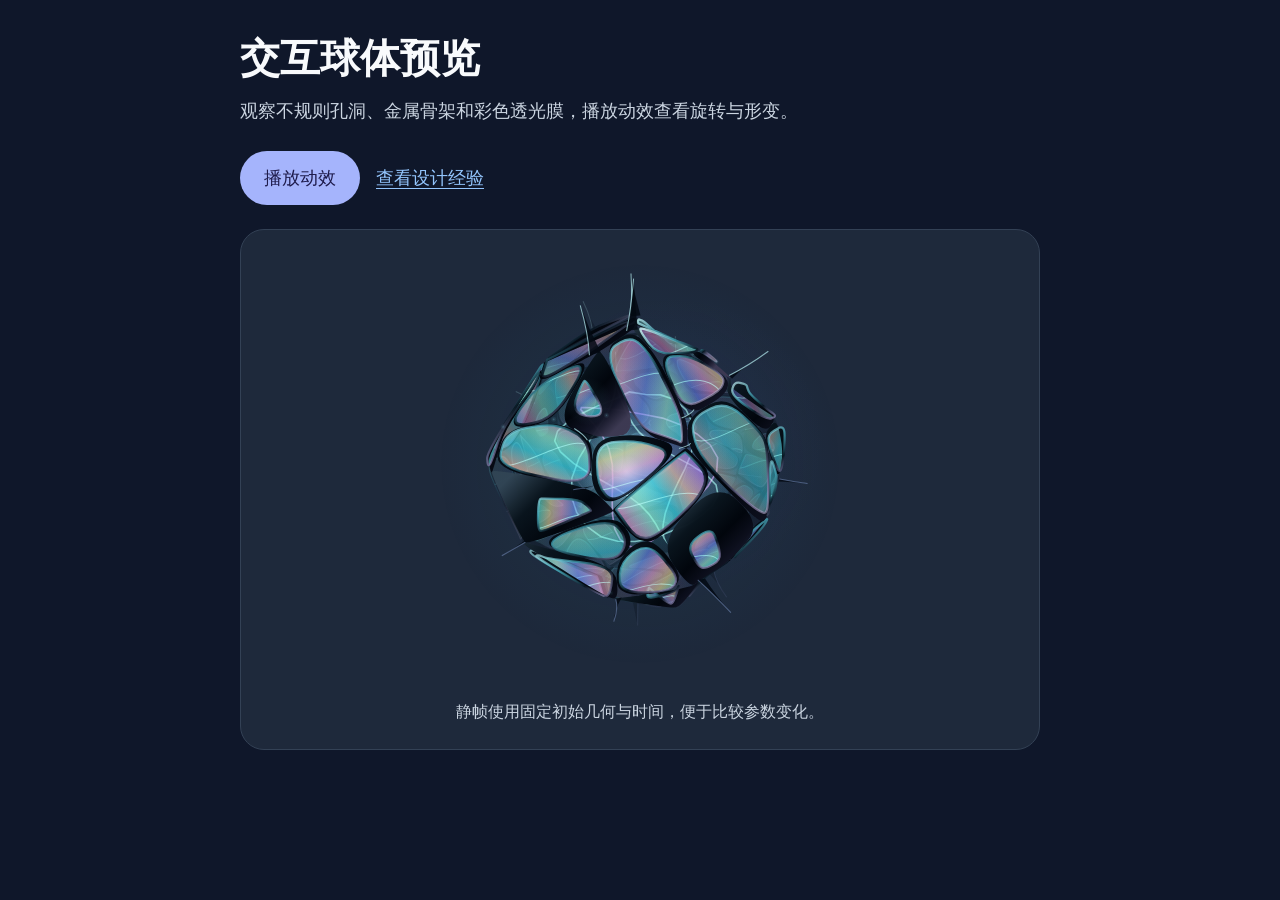
<file: 设计风格/素材/交互球体/preview.html>
<!doctype html>
<html lang="zh-CN">
<head>
  <meta charset="UTF-8" />
  <meta name="viewport" content="width=device-width, initial-scale=1" />
  <title>交互球体预览</title>
  <style>
    :root { color-scheme: dark; font-family: "PingFang SC", "Microsoft YaHei", system-ui, sans-serif; background: #0f172a; color: #f8fafc; }
    * { box-sizing: border-box; }
    body { margin: 0; padding: 32px; font-size: 18px; line-height: 1.7; }
    .shell { max-width: 800px; margin: auto; }
    h1 { font-size: clamp(28px, 4vw, 40px); line-height: 1.3; margin: 0 0 12px; }
    p { color: #cbd5e1; margin: 8px 0 24px; }
    a { color: #93c5fd; text-underline-offset: 4px; }
    .controls { display: flex; align-items: center; flex-wrap: wrap; gap: 16px; margin-bottom: 24px; }
    button { min-height: 48px; padding: 12px 24px; border: 0; border-radius: 9999px; background: #a5b4fc; color: #1e1b4b; font: inherit; cursor: pointer; }
    button:disabled { background: #273449; color: #cbd5e1; cursor: default; }
    :focus-visible { outline: 2px solid #c4b5fd; outline-offset: 3px; }
    .card { border: 1px solid #334155; border-radius: 24px; background: #1e293b; overflow: hidden; }
    .detail { display: grid; place-items: center; padding: 24px; }
    canvas { display: block; width: min(100%, 420px); height: auto; aspect-ratio: 1; }
    .caption { margin: 0; padding: 0 24px 24px; font-size: 16px; text-align: center; }
    @media(max-width: 600px) { body { padding: 24px 16px; }.detail { padding: 16px; } }
  </style>
  <script src="./orb.js" defer></script>
</head>
<body>
  <main class="shell">
    <h1>交互球体预览</h1>
    <p>观察不规则孔洞、金属骨架和彩色透光膜，播放动效查看旋转与形变。</p>
    <div class="controls">
      <button id="motion" type="button" aria-pressed="false" disabled>播放动效</button>
      <a href="./交互球体设计经验.md">查看设计经验</a>
    </div>
    <div class="card">
      <div class="detail"><canvas id="orb-preview" role="img" aria-label="带有不规则孔洞、彩色透光膜和深色金属骨架的球体"></canvas></div>
      <p class="caption" id="status">静帧使用固定初始几何与时间，便于比较参数变化。</p>
    </div>
    <noscript><p>启用 JavaScript 后可查看球体。</p></noscript>
  </main>
  <script>
    addEventListener('DOMContentLoaded', () => {
      const reduced = matchMedia('(prefers-reduced-motion: reduce)');
      const lowPower = navigator.hardwareConcurrency <= 4 || !matchMedia('(pointer: fine)').matches;
      const canvas = document.getElementById('orb-preview');
      const orb = window.createOrb?.(canvas, { active: false, reducedMotion: reduced.matches, lowPower });
      const button = document.getElementById('motion');
      if (!orb) {
        document.getElementById('status').textContent = '当前环境无法绘制球体，请使用支持 Canvas 的浏览器。';
        return;
      }
      let playing = false;
      function sync() {
        orb.setActive(playing && !reduced.matches);
        button.disabled = reduced.matches;
        button.setAttribute('aria-pressed', String(playing));
        button.textContent = reduced.matches ? '减少动态模式' : playing ? '暂停动效' : '播放动效';
      }
      button.addEventListener('click', () => { playing = !playing; sync(); });
      reduced.addEventListener('change', () => {
        if (reduced.matches) playing = false;
        orb.setReducedMotion(reduced.matches);
        sync();
      });
      const observer = new ResizeObserver(() => orb.resize());
      observer.observe(canvas);
      sync();
    });
  </script>
</body>
</html>
</file>
<file: docs/assets/material-theme.css>
/*
 * 深色科技演示主题（Material Design 3 启发）
 * Project specification version: 2.0.0, revised: 2026-10-09
 * 这些是本项目的主题值，不是 Google 官方 token 导出。
 * 使用 .material-tech 容器；data-theme="light" 切换浅色。
 * 增加 is-reader 类进入阅读布局。此文件不包含演示控制逻辑。
 */

.material-tech {
  color-scheme: dark;

  --brand-indigo: #6366F1;
  --brand-violet: #8B5CF6;
  --brand-pink: #EC4899;
  --brand-emerald: #10B981;
  --brand-blue: #3B82F6;

  --sys-color-surface: #0F172A;
  --sys-color-surface-container-lowest: #020617;
  --sys-color-surface-container-low: #111C30;
  --sys-color-surface-container: #1E293B;
  --sys-color-surface-container-high: #273449;
  --sys-color-surface-container-highest: #334155;
  --sys-color-on-surface: #F8FAFC;
  --sys-color-on-surface-variant: #CBD5E1;
  --sys-color-primary: #A5B4FC;
  --sys-color-on-primary: #1E1B4B;
  --sys-color-primary-container: #312E81;
  --sys-color-on-primary-container: #E0E7FF;
  --sys-color-secondary: #C4B5FD;
  --sys-color-on-secondary: #2E1065;
  --sys-color-secondary-container: #4C1D95;
  --sys-color-on-secondary-container: #EDE9FE;
  --sys-color-tertiary: #F9A8D4;
  --sys-color-on-tertiary: #500724;
  --sys-color-tertiary-container: #831843;
  --sys-color-on-tertiary-container: #FCE7F3;
  --sys-color-error: #FCA5A5;
  --sys-color-on-error: #450A0A;
  --sys-color-error-container: #7F1D1D;
  --sys-color-on-error-container: #FEE2E2;
  --sys-color-outline: #94A3B8;
  --sys-color-outline-variant: #334155;
  --sys-color-link: #93C5FD;
  --sys-color-success-container: #064E3B;
  --sys-color-on-success-container: #D1FAE5;
  --sys-color-warning-container: #78350F;
  --sys-color-on-warning-container: #FEF3C7;
  --sys-color-inverse-surface: #F1F5F9;
  --sys-color-inverse-on-surface: #0F172A;

  --space-0: 0px;
  --space-1: 4px;
  --space-2: 8px;
  --space-3: 12px;
  --space-4: 16px;
  --space-5: 20px;
  --space-6: 24px;
  --space-8: 32px;
  --space-10: 40px;
  --space-12: 48px;
  --space-16: 64px;

  --radius-none: 0px;
  --radius-sm: 8px;
  --radius-md: 12px;
  --radius-lg: 16px;
  --radius-xl: 24px;
  --radius-full: 9999px;

  --shadow-card: 0 4px 12px rgb(0 0 0 / 0.30);
  --shadow-raised: 0 6px 16px rgb(0 0 0 / 0.40);
  --shadow-overlay: 0 12px 32px rgb(0 0 0 / 0.45);

  --font-family: "Noto Sans SC", "PingFang SC", "Microsoft YaHei",
    Roboto, system-ui, -apple-system, "Segoe UI", Arial, sans-serif;
  --type-display-cover: 56px;
  --type-display-section: 48px;
  --type-headline-page: 36px;
  --type-title-card: 24px;
  --type-body-main: 24px;
  --type-body-support: 20px;
  --type-label: 18px;
  --type-caption: 16px;
  --type-data-value: 48px;
  --weight-regular: 400;
  --weight-medium: 500;
  --weight-semibold: 600;
  --weight-bold: 700;

  --motion-fast: 160ms;
  --motion-normal: 240ms;
  --motion-slow: 320ms;
  --motion-ease: ease-out;
  --state-hover-opacity: 0.08;
  --state-pressed-opacity: 0.12;

  --deck-width: 960px;
  --deck-height: 540px;
  --deck-safe-margin: 48px;
  --deck-content-width: 864px;
  --control-target: 48px;
  --layer-content: 1;
  --layer-controls: 20;
  --layer-scrim: 30;
  --layer-overlay: 40;
  --layer-feedback: 50;

  --button-filled-bg: var(--sys-color-primary);
  --button-filled-fg: var(--sys-color-on-primary);
  --button-tonal-bg: var(--sys-color-secondary-container);
  --button-tonal-fg: var(--sys-color-on-secondary-container);
  --card-bg: var(--sys-color-surface-container);
  --card-fg: var(--sys-color-on-surface);

  background: var(--sys-color-surface);
  color: var(--sys-color-on-surface);
  font-family: var(--font-family);
  font-size: 1rem;
  line-height: 1.5;
  letter-spacing: 0;
}

.material-tech[data-theme="light"] {
  color-scheme: light;
  --sys-color-surface: #F8FAFC;
  --sys-color-surface-container-lowest: #FFFFFF;
  --sys-color-surface-container-low: #F8FAFC;
  --sys-color-surface-container: #F1F5F9;
  --sys-color-surface-container-high: #E8EEF6;
  --sys-color-surface-container-highest: #DDE5F0;
  --sys-color-on-surface: #0F172A;
  --sys-color-on-surface-variant: #475569;
  --sys-color-primary: #4338CA;
  --sys-color-on-primary: #FFFFFF;
  --sys-color-primary-container: #E0E7FF;
  --sys-color-on-primary-container: #312E81;
  --sys-color-secondary: #6D28D9;
  --sys-color-on-secondary: #FFFFFF;
  --sys-color-secondary-container: #EDE9FE;
  --sys-color-on-secondary-container: #4C1D95;
  --sys-color-tertiary: #BE185D;
  --sys-color-on-tertiary: #FFFFFF;
  --sys-color-tertiary-container: #FCE7F3;
  --sys-color-on-tertiary-container: #831843;
  --sys-color-error: #B91C1C;
  --sys-color-on-error: #FFFFFF;
  --sys-color-error-container: #FEE2E2;
  --sys-color-on-error-container: #7F1D1D;
  --sys-color-outline: #64748B;
  --sys-color-outline-variant: #CBD5E1;
  --sys-color-link: #1D4ED8;
  --sys-color-success-container: #D1FAE5;
  --sys-color-on-success-container: #064E3B;
  --sys-color-warning-container: #FEF3C7;
  --sys-color-on-warning-container: #78350F;
  --sys-color-inverse-surface: #1E293B;
  --sys-color-inverse-on-surface: #F8FAFC;
  --shadow-card: 0 4px 12px rgb(15 23 42 / 0.10);
  --shadow-raised: 0 6px 16px rgb(15 23 42 / 0.14);
  --shadow-overlay: 0 12px 32px rgb(15 23 42 / 0.18);
}

.material-tech,
.material-tech *,
.material-tech *::before,
.material-tech *::after {
  box-sizing: border-box;
}

.material-tech .md-slide {
  position: relative;
  inline-size: var(--deck-width);
  block-size: var(--deck-height);
  overflow: hidden;
  background: var(--sys-color-surface);
  color: var(--sys-color-on-surface);
}

.material-tech .md-slide__title {
  position: absolute;
  inset-block-start: var(--deck-safe-margin);
  inset-inline-start: var(--deck-safe-margin);
  inline-size: var(--deck-content-width);
  margin: 0;
  font-size: var(--type-headline-page);
  font-weight: var(--weight-bold);
  line-height: 1.2;
  z-index: var(--layer-content);
}

.material-tech .md-slide__body {
  position: absolute;
  inset-block-start: 120px;
  inset-inline-start: var(--deck-safe-margin);
  inline-size: var(--deck-content-width);
  block-size: 324px;
  z-index: var(--layer-content);
}

.material-tech .md-slide__footer {
  position: absolute;
  inset-block-end: var(--deck-safe-margin);
  inset-inline-start: var(--deck-safe-margin);
  inline-size: var(--deck-content-width);
  min-block-size: 24px;
  display: flex;
  justify-content: space-between;
  gap: var(--space-4);
  color: var(--sys-color-on-surface-variant);
  font-size: var(--type-caption);
  line-height: 1.5;
  z-index: var(--layer-content);
}

.material-tech .md-grid {
  display: grid;
  grid-template-columns: repeat(2, minmax(0, 1fr));
  gap: var(--space-6);
}

.material-tech .md-grid--three {
  grid-template-columns: repeat(3, minmax(0, 1fr));
}

.material-tech .md-grid--four {
  grid-template-columns: repeat(4, minmax(0, 1fr));
}

.material-tech .md-card {
  min-inline-size: 0;
  padding: var(--space-6);
  border: 1px solid var(--sys-color-outline-variant);
  border-radius: var(--radius-lg);
  background: var(--card-bg);
  color: var(--card-fg);
  box-shadow: var(--shadow-card);
}

.material-tech .md-card--emphasized {
  border-color: transparent;
  border-radius: var(--radius-xl);
  background: var(--sys-color-primary-container);
  color: var(--sys-color-on-primary-container);
}

.material-tech .md-card--outlined {
  box-shadow: none;
}

.material-tech .md-title-card {
  margin: 0;
  font-size: var(--type-title-card);
  font-weight: var(--weight-semibold);
  line-height: 1.3;
}

.material-tech .md-body {
  margin-block: var(--space-2) 0;
  color: inherit;
  font-size: var(--type-body-main);
  font-weight: var(--weight-regular);
  line-height: 1.5;
}

.material-tech .md-body--support {
  font-size: var(--type-body-support);
}

.material-tech .md-caption {
  color: var(--sys-color-on-surface-variant);
  font-size: var(--type-caption);
  line-height: 1.5;
}

.material-tech .md-card--emphasized .md-caption,
.material-tech .md-status .md-caption {
  color: inherit;
}

.material-tech .md-data-value {
  font-size: var(--type-data-value);
  font-weight: var(--weight-semibold);
  font-variant-numeric: tabular-nums;
  line-height: 1.1;
}

.material-tech .md-link {
  color: var(--sys-color-link);
  text-decoration: underline;
  text-underline-offset: 0.15em;
}

.material-tech .md-controller {
  position: relative;
  z-index: var(--layer-controls);
  display: flex;
  flex-wrap: wrap;
  align-items: center;
  justify-content: center;
  gap: var(--space-2);
  padding: var(--space-2) var(--space-4);
  margin-block-start: var(--space-4);
  border: 1px solid var(--sys-color-outline-variant);
  border-radius: var(--radius-xl);
  background: var(--sys-color-surface-container);
  color: var(--sys-color-on-surface);
  font-size: 1rem;
}

.material-tech .md-button {
  position: relative;
  display: inline-flex;
  align-items: center;
  justify-content: center;
  gap: var(--space-2);
  min-inline-size: var(--control-target);
  min-block-size: var(--control-target);
  padding: var(--space-3) var(--space-4);
  border: 1px solid transparent;
  border-radius: var(--radius-full);
  background: transparent;
  color: var(--sys-color-on-surface);
  font-family: inherit;
  font-size: 1rem;
  font-weight: var(--weight-semibold);
  line-height: 1.3;
  cursor: pointer;
}

.material-tech .md-button::before {
  content: "";
  position: absolute;
  inset: 0;
  border-radius: inherit;
  background: currentColor;
  opacity: 0;
  pointer-events: none;
  transition: opacity var(--motion-fast) var(--motion-ease);
}

.material-tech .md-button > * {
  position: relative;
}

.material-tech .md-button--filled {
  background: var(--button-filled-bg);
  color: var(--button-filled-fg);
}

.material-tech .md-button--tonal {
  background: var(--button-tonal-bg);
  color: var(--button-tonal-fg);
}

.material-tech .md-button--outlined {
  border-color: var(--sys-color-outline);
}

.material-tech .md-button--text {
  color: var(--sys-color-primary);
}

.material-tech .md-button--icon {
  padding: var(--space-3);
}

.material-tech .md-button:focus-visible,
.material-tech .md-link:focus-visible {
  outline: 2px solid var(--sys-color-outline);
  outline-offset: 3px;
}

@media (hover: hover) and (pointer: fine) {
  .material-tech .md-button:hover:not(:disabled):not([aria-disabled="true"]):not([aria-busy="true"])::before {
    opacity: var(--state-hover-opacity);
  }
}

.material-tech .md-button:active:not(:disabled):not([aria-disabled="true"]):not([aria-busy="true"])::before {
  opacity: var(--state-pressed-opacity);
}

.material-tech .md-button:disabled,
.material-tech .md-button[aria-disabled="true"] {
  opacity: 0.55;
  cursor: default;
}

.material-tech .md-button[aria-busy="true"] {
  cursor: progress;
}

/* aria-disabled / aria-busy 只是状态标记；应用仍须阻止不应执行的动作。 */
.material-tech .md-tag {
  display: inline-flex;
  align-items: center;
  gap: var(--space-2);
  padding: 6px var(--space-3);
  border-radius: var(--radius-full);
  background: var(--sys-color-secondary-container);
  color: var(--sys-color-on-secondary-container);
  font-size: var(--type-label);
  font-weight: var(--weight-semibold);
  line-height: 1.3;
}

.material-tech .md-number {
  display: inline-flex;
  align-items: center;
  justify-content: center;
  flex: 0 0 44px;
  inline-size: 44px;
  block-size: 44px;
  border-radius: 50%;
  background: var(--sys-color-primary-container);
  color: var(--sys-color-on-primary-container);
  font-size: 20px;
  font-weight: var(--weight-bold);
  font-variant-numeric: tabular-nums;
}

.material-tech .md-status {
  padding: var(--space-4);
  border-radius: var(--radius-md);
  background: var(--sys-color-surface-container);
  color: var(--sys-color-on-surface);
}

.material-tech .md-status--success {
  background: var(--sys-color-success-container);
  color: var(--sys-color-on-success-container);
}

.material-tech .md-status--warning {
  background: var(--sys-color-warning-container);
  color: var(--sys-color-on-warning-container);
}

.material-tech .md-status--error {
  background: var(--sys-color-error-container);
  color: var(--sys-color-on-error-container);
}

.material-tech .md-decoration {
  position: absolute;
  inset: 0;
  overflow: hidden;
  pointer-events: none;
  z-index: 0;
}

.material-tech[data-theme="light"] .md-decoration {
  display: none;
}

/* 毛玻璃只在显式加 md-glass 类时开启。背景合成对比度仍需实测。 */
@supports (backdrop-filter: blur(8px)) {
  .material-tech:not([data-theme="light"]) .md-glass {
    background: rgb(30 41 59 / 0.90);
    backdrop-filter: blur(8px);
  }
}

.material-tech.is-reader {
  --type-display-cover: 2rem;
  --type-display-section: 2rem;
  --type-headline-page: 1.5rem;
  --type-title-card: 1.25rem;
  --type-body-main: 1.125rem;
  --type-body-support: 1.125rem;
  --type-label: 1rem;
  --type-caption: 1rem;
  --type-data-value: 2rem;
}

.material-tech.is-reader .md-slide {
  inline-size: 100%;
  max-inline-size: 880px;
  block-size: auto;
  margin-inline: auto;
  padding: var(--space-4);
  overflow: visible;
}

.material-tech.is-reader .md-slide__title,
.material-tech.is-reader .md-slide__body,
.material-tech.is-reader .md-slide__footer {
  position: static;
  inline-size: auto;
  block-size: auto;
  overflow-wrap: anywhere;
}

.material-tech.is-reader .md-slide__body,
.material-tech.is-reader .md-slide__footer {
  margin-block-start: var(--space-6);
}

.material-tech.is-reader .md-slide__footer {
  flex-wrap: wrap;
}

.material-tech.is-reader .md-grid {
  grid-template-columns: minmax(0, 1fr);
}

@media (min-width: 600px) {
  .material-tech.is-reader .md-slide {
    padding: var(--space-6);
  }
  .material-tech.is-reader .md-grid--metrics {
    grid-template-columns: repeat(2, minmax(0, 1fr));
  }
}

@media (min-width: 900px) {
  .material-tech.is-reader .md-slide {
    padding: var(--space-8);
  }
  .material-tech.is-reader .md-grid--three {
    grid-template-columns: repeat(3, minmax(0, 1fr));
  }
}

@media (prefers-reduced-motion: reduce) {
  .material-tech {
    --motion-fast: 0ms;
    --motion-normal: 0ms;
    --motion-slow: 0ms;
  }
  .material-tech .md-button::before {
    transition: none;
  }
}

@media print {
  .material-tech {
    --shadow-card: none;
    --shadow-raised: none;
    --shadow-overlay: none;
    --motion-fast: 0ms;
    --motion-normal: 0ms;
    --motion-slow: 0ms;
    print-color-adjust: exact;
  }
  .material-tech .md-controller,
  .material-tech .md-decoration {
    display: none;
  }
  .material-tech .md-glass {
    background: var(--sys-color-surface-container);
    backdrop-filter: none;
  }
  .material-tech .md-slide {
    break-inside: avoid;
  }
}
</file>
<file: docs/assets/home.css>
/* Homepage layout. Shared theme roles come from material-theme.css. */
:root {
  --header-min-height: 96px;
  --header-height: var(--header-min-height);
  --page-gutter: clamp(24px, 5vw, 72px);
  --orb-size: clamp(240px, 31vh, 310px);
  --orb-y: 65%;
  font-synthesis: none;
  scroll-behavior: auto;
  scrollbar-width: thin;
  scrollbar-color: var(--sys-color-outline) var(--sys-color-surface);
}

* { box-sizing: border-box; margin: 0; padding: 0; }
body {
  background: var(--sys-color-surface);
  color: var(--sys-color-on-surface);
  font: 1.125rem/1.7 var(--font-family);
  letter-spacing: 0;
  -webkit-font-smoothing: antialiased;
  overflow-x: clip;
}
a { color: var(--sys-color-link); text-decoration: underline; text-underline-offset: 4px; }
button { font: inherit; color: inherit; cursor: pointer; }
a, button { -webkit-tap-highlight-color: transparent; touch-action: manipulation; }
button:disabled { cursor: default; }
img, svg { display: block; }
::selection { background: var(--sys-color-primary-container); color: var(--sys-color-on-primary-container); }
:focus-visible { outline: 2px solid var(--sys-color-primary); outline-offset: 3px; }
h1:focus, h2:focus { outline: none; }
.skip-link {
  position: fixed; top: 12px; left: 12px; z-index: 50;
  padding: 12px 24px; border-radius: var(--radius-full);
  background: var(--sys-color-primary); color: var(--sys-color-on-primary);
  transform: translateY(-160%);
}
.skip-link:focus { transform: none; }

.site-header {
  position: fixed; inset: 0 0 auto; z-index: 20;
  display: grid; grid-template-columns: auto minmax(0, 1fr) auto; align-items: center;
  min-height: var(--header-min-height); gap: 24px; padding: 16px var(--page-gutter);
  background: var(--sys-color-surface); border-bottom: 1px solid var(--sys-color-outline-variant);
}
.brand {
  display: inline-flex; align-items: center; gap: 12px; justify-self: start; min-height: 48px;
  color: var(--sys-color-on-surface); font-size: 1.125rem; font-weight: 600;
  line-height: 1.4; text-decoration: none; border-radius: var(--radius-sm);
}
.brand-mark { width: 36px; height: auto; }
.brand-en { display: block; margin-top: 4px; font-size: 1rem; font-weight: 400; letter-spacing: 1px; color: var(--sys-color-on-surface-variant); }
.top-nav { display: flex; justify-content: center; min-width: 0; gap: 8px; }
.top-nav a {
  display: flex; align-items: center; justify-content: center; min-height: 48px;
  min-width: 0; padding: 12px 16px; border-radius: var(--radius-full);
  color: var(--sys-color-on-surface-variant); font-size: 1rem; text-decoration: none;
  transition: color var(--motion-fast), background var(--motion-fast);
}
.top-nav a[aria-current] { background: var(--sys-color-primary-container); color: var(--sys-color-on-primary-container); font-weight: 600; }
.header-actions { display: flex; align-items: center; justify-self: end; gap: 8px; }
.github-link, .motion-toggle {
  display: inline-flex; align-items: center; justify-content: center; gap: 8px;
  min-height: 48px; padding: 12px 16px; border: 1px solid var(--sys-color-outline);
  border-radius: var(--radius-full); background: transparent; color: var(--sys-color-on-surface);
  font-size: 1rem; text-decoration: none; white-space: nowrap;
  transition: background var(--motion-fast), color var(--motion-fast);
}
.github-link .github-arrow { color: var(--sys-color-primary); }
.github-link svg { display: none; width: 24px; height: 24px; fill: none; stroke: currentColor; stroke-width: 1.7; }
.motion-toggle svg { width: 20px; height: 20px; fill: none; stroke: currentColor; stroke-width: 1.7; }
.motion-toggle .pause-bars { display: none; }
.motion-toggle[aria-pressed="true"] { background: var(--sys-color-primary-container); color: var(--sys-color-on-primary-container); }
.motion-toggle[aria-pressed="true"] svg path:first-child { display: none; }
.motion-toggle[aria-pressed="true"] .pause-bars { display: block; }
.motion-toggle:disabled { color: var(--sys-color-on-surface-variant); border-color: var(--sys-color-outline-variant); }

.page-dots {
  position: fixed; right: 8px; top: 50%; transform: translateY(-50%); z-index: 20;
  display: flex; flex-direction: column;
}
.page-dots a { position: relative; display: grid; place-items: center; width: 48px; height: 48px; text-decoration: none; border-radius: var(--radius-full); }
.page-dots a::after { content: ""; width: 8px; height: 8px; background: var(--sys-color-outline); border-radius: 50%; transition: background var(--motion-fast); }
.page-dots a.is-current::after { background: var(--sys-color-primary); outline: 2px solid var(--sys-color-primary); outline-offset: 4px; }
.page-dots span {
  position: absolute; right: 52px; padding: 8px 16px; border-radius: var(--radius-md); white-space: nowrap;
  background: var(--sys-color-surface-container-high); color: var(--sys-color-on-surface);
  font-size: 1rem; opacity: 0; pointer-events: none; transition: opacity var(--motion-fast);
}
.page-dots a:focus-visible span { opacity: 1; }

.screen { position: relative; min-height: 100svh; scroll-margin-top: var(--header-height); }
.hero { height: 100svh; min-height: 50rem; isolation: isolate; overflow: clip; scroll-margin-top: 0; }
.universe { position: absolute; inset: 0; z-index: 0; overflow: hidden; pointer-events: none; }
.nebula { position: absolute; width: 80%; height: 80%; border-radius: 50%; }
.nebula-blue { left: 10%; top: 6%; background: radial-gradient(ellipse, color-mix(in srgb, var(--brand-indigo) 18%, transparent), transparent 68%); }
.nebula-violet { left: -28%; top: 30%; background: radial-gradient(ellipse, color-mix(in srgb, var(--brand-violet) 12%, transparent), transparent 68%); }
.cover-grid {
  position: absolute; inset: 0;
  background-image: linear-gradient(color-mix(in srgb, var(--sys-color-on-surface) 5%, transparent) .5px, transparent .5px), linear-gradient(90deg, color-mix(in srgb, var(--sys-color-on-surface) 5%, transparent) .5px, transparent .5px);
  background-size: 40px 40px; mask-image: radial-gradient(ellipse at center, #000, transparent 70%);
}
#starfield { position: absolute; inset: 0; width: 100%; height: 100%; opacity: .9; }
.scene { position: absolute; inset: 0; z-index: 1; pointer-events: none; }
.figure-layer { position: absolute; height: 77%; aspect-ratio: 1312/1199; top: 34%; left: 50%; transform: translateX(-50%); }
.mystic { width: 100%; height: 100%; object-fit: contain; filter: brightness(.85) saturate(.8); mask-image: linear-gradient(#000 0%, #000 66%, #000b 82%, transparent 100%); }
.palm-light { position: absolute; width: 420px; height: 300px; left: 50%; top: 65%; transform: translateX(-50%); background: radial-gradient(ellipse, color-mix(in srgb, var(--sys-color-secondary) 10%, transparent), transparent 65%); }
.hero-copy { position: absolute; top: max(calc(var(--header-height) + 32px), 16%); left: 50%; width: calc(100% - 48px); transform: translateX(-50%); z-index: 3; text-align: center; pointer-events: none; }
.eyebrow { display: flex; align-items: center; gap: 16px; color: var(--sys-color-primary); font-size: 1rem; font-weight: 500; line-height: 1.5; letter-spacing: 1.5px; }
.hero-copy .eyebrow { justify-content: center; }
.hero-copy .eyebrow span { width: 24px; height: 1px; background: var(--sys-color-primary); }
.hero h1 { font-size: clamp(3rem, 6vw, 5rem); font-weight: 700; line-height: 1.2; margin: 16px 0 12px; letter-spacing: 0; }
.hero-motto { font-size: 1.25rem; color: var(--sys-color-on-surface-variant); }
.orb-system { position: absolute; left: 50%; top: var(--orb-y); width: 640px; height: 460px; transform: translate(-50%, -50%); z-index: 4; pointer-events: none; }
.orb-button { position: absolute; left: 50%; top: 50%; width: var(--orb-size); height: var(--orb-size); transform: translate(-50%, -50%); border: 0; border-radius: 50%; background: none; pointer-events: auto; z-index: 3; }
#orb-canvas { width: 100%; height: 100%; }
.orb-fallback {
  position: absolute; inset: 17%; z-index: -1; border-radius: 50%; border: 1px solid var(--sys-color-primary);
  background: radial-gradient(circle at 35% 30%, var(--sys-color-secondary), var(--sys-color-primary-container) 45%, var(--sys-color-surface-container-lowest) 80%);
  box-shadow: inset -16px -16px 24px rgb(0 0 0 / .3);
}
.orb-ready .orb-fallback { display: none; }
.orb-halo { position: absolute; left: 50%; top: 50%; width: 360px; height: 360px; transform: translate(-50%, -50%); border-radius: 50%; background: radial-gradient(circle, color-mix(in srgb, var(--sys-color-primary) 12%, transparent), transparent 66%); }
.energy-pulse { position: absolute; left: 50%; top: 50%; width: 220px; height: 220px; transform: translate(-50%, -50%); border: 1px solid var(--sys-color-primary); border-radius: 50%; opacity: 0; }
.orb-system.is-pulsing .energy-pulse { animation: energy-release var(--motion-slow) ease-out; }
@keyframes energy-release { from { opacity: .5; transform: translate(-50%, -50%) scale(.8); } to { opacity: 0; transform: translate(-50%, -50%) scale(1.8); } }
.orbit-paths { position: absolute; inset: 0; width: 100%; height: 100%; fill: none; stroke: var(--sys-color-outline); stroke-width: .7; stroke-dasharray: 2 9; opacity: 0; transition: opacity var(--motion-normal); }
.orbit-paths path { stroke-dasharray: none; }
.is-open .orbit-paths { opacity: .45; }
.orb-navigation { position: absolute; inset: 0; visibility: hidden; pointer-events: none; }
.is-open .orb-navigation { visibility: visible; }
.orb-node {
  position: absolute; display: flex; align-items: center; gap: 12px; width: 196px; min-height: 80px; padding: 16px;
  border: 1px solid var(--sys-color-outline); border-radius: var(--radius-lg); background: var(--sys-color-surface-container-high);
  color: var(--sys-color-on-surface); font-size: 1.125rem; text-decoration: none;
  opacity: 0; transform: translateY(8px); pointer-events: none; transition: opacity var(--motion-normal), transform var(--motion-normal), background var(--motion-fast);
}
.orb-node small { display: block; font-size: 1rem; line-height: 1.5; color: var(--sys-color-primary); white-space: nowrap; }
.node-about { left: 0; top: 48px; }.node-blog { right: 0; top: 48px; }
.node-interests { left: 0; bottom: 48px; }.node-journey { right: 0; bottom: 48px; }
.is-open .orb-node { opacity: 1; transform: none; pointer-events: auto; }
.node-spark { flex-shrink: 0; width: 6px; height: 6px; background: var(--sys-color-secondary); border-radius: 50%; }
.node-arrow { margin-left: auto; color: var(--sys-color-primary); }
.orb-hint { position: absolute; top: calc(50% + var(--orb-size)/2 + 8px); left: 50%; transform: translateX(-50%); white-space: nowrap; color: var(--sys-color-on-surface-variant); font-size: 1rem; line-height: 1.5; }
.hint-mark { margin-right: 8px; color: var(--sys-color-secondary); }
.is-open .orb-hint { visibility: hidden; }
.hero-footer { position: absolute; bottom: 32px; left: var(--page-gutter); right: var(--page-gutter); z-index: 5; display: grid; grid-template-columns: 1fr auto; align-items: center; gap: 16px; }
.coordinate, .screen-count { font-size: 1rem; color: var(--sys-color-on-surface-variant); }
.screen-count { justify-self: end; font-variant-numeric: tabular-nums; }
.screen-count b { font-weight: 600; color: var(--sys-color-primary); margin-right: 8px; }
.motion-running .figure-layer { animation: robe-breathe 10s ease-in-out infinite alternate; }
.motion-running .palm-light { animation: palm-breathe 6s ease-in-out infinite alternate; }
@keyframes robe-breathe { to { scale: 1.006; } }
@keyframes palm-breathe { 50% { opacity: .55; } }

.content-screen { display: flex; align-items: center; padding: 64px var(--page-gutter); contain: layout style; }
.section-shell { width: 100%; max-width: 1200px; margin: 0 auto; }
.section-heading { display: flex; justify-content: space-between; align-items: center; gap: 24px; margin-bottom: 24px; }
.section-note { font-size: 1rem; color: var(--sys-color-on-surface-variant); }
.content-panel { display: grid; grid-template-columns: 1.15fr 1fr; min-height: 640px; border: 1px solid var(--sys-color-outline-variant); border-radius: var(--radius-xl); background: var(--sys-color-surface-container); overflow: hidden; }
.panel-copy { display: flex; flex-direction: column; align-items: flex-start; min-width: 0; padding: clamp(24px, 3vw, 48px); }
.small-label { font-size: 1rem; color: var(--sys-color-secondary); margin-bottom: 12px; }
h2 { display: flex; align-items: center; gap: 24px; margin-bottom: 24px; font-size: clamp(2rem, 3vw, 2.75rem); font-weight: 700; line-height: 1.2; }
.title-star { font-size: 1.5rem; color: var(--sys-color-secondary); font-weight: 400; }
.lead { margin-bottom: 16px; font-size: 1.5rem; font-weight: 500; line-height: 1.5; color: var(--sys-color-on-surface); }
.body-copy { max-width: 36ch; font-size: 1.125rem; color: var(--sys-color-on-surface-variant); line-height: 1.7; }
.focus-list { width: 100%; margin: 24px 0 16px; }
.focus-list > div { display: grid; grid-template-columns: 88px 1fr; gap: 16px; padding: 16px 0; border-top: 1px solid var(--sys-color-outline-variant); }
.focus-list dt { font-weight: 600; color: var(--sys-color-on-surface); }
.focus-list dd { color: var(--sys-color-on-surface-variant); }
.text-link { display: inline-flex; align-items: center; gap: 16px; min-height: 48px; padding: 8px 0; font-size: 1.125rem; color: var(--sys-color-link); text-decoration: underline; text-underline-offset: 4px; }
.text-link > span { text-decoration: none; }
.panel-image { position: relative; min-width: 0; min-height: 100%; margin: 0; overflow: hidden; background: var(--sys-color-surface-container-low); }
.panel-image img { position: absolute; width: 100%; height: 100%; object-fit: cover; object-position: center; }
.panel-image > a { position: absolute; inset: 0; }
.panel-image > a:focus-visible { outline-offset: -6px; z-index: 4; }
.panel-image figcaption { position: absolute; left: 16px; right: 16px; bottom: 16px; z-index: 3; display: flex; flex-wrap: wrap; gap: 4px 16px; justify-content: space-between; padding: 12px 16px; border: 1px solid var(--sys-color-outline-variant); border-radius: var(--radius-md); background: var(--sys-color-surface-container-low); color: var(--sys-color-on-surface-variant); font-size: 1rem; line-height: 1.5; pointer-events: none; }
.panel-image figcaption span:first-child { color: var(--sys-color-primary); }
.section-footer { display: flex; justify-content: space-between; align-items: center; gap: 24px; margin-top: 16px; font-size: 1rem; color: var(--sys-color-on-surface-variant); }
.section-footer a { display: inline-flex; align-items: center; gap: 12px; min-height: 48px; }
.featured-article { display: block; width: 100%; margin-top: 24px; padding: 24px; border-radius: var(--radius-lg); background: var(--sys-color-primary-container); color: var(--sys-color-on-primary-container); text-decoration: none; transition: background var(--motion-fast); }
.article-meta { display: flex; flex-wrap: wrap; justify-content: space-between; gap: 8px; font-size: 1rem; }
h3 { font-weight: 600; }
.featured-article h3 { margin: 16px 0 12px; font-size: 1.75rem; line-height: 1.3; }
.featured-article p { font-size: 1.125rem; line-height: 1.7; }
.featured-article .text-link { margin-top: 16px; color: var(--sys-color-on-primary-container); }
.upcoming-note { display: flex; gap: 16px; width: 100%; margin-top: 24px; padding: 16px; background: var(--sys-color-surface-container-low); border-radius: var(--radius-lg); font-size: 1rem; }
.status-dot { flex-shrink: 0; width: 8px; height: 8px; margin-top: 9px; border-radius: 50%; background: var(--sys-color-secondary); }
.upcoming-note strong { font-weight: 600; }
.upcoming-note p { margin-top: 8px; color: var(--sys-color-on-surface-variant); }
.interaction-note { margin-top: 24px; font-size: 1rem; color: var(--sys-color-on-surface-variant); }
.interest-lines { width: 100%; margin-top: 16px; }
.interest-item { display: flex; align-items: flex-start; gap: 16px; min-height: 80px; width: 100%; padding: 16px 12px; border-left: 4px solid transparent; border-bottom: 1px solid var(--sys-color-outline-variant); border-radius: var(--radius-sm); color: var(--sys-color-on-surface); text-decoration: none; transition: background var(--motion-fast), border-color var(--motion-fast); }
.interest-item.is-active { background: var(--sys-color-primary-container); border-left-color: var(--sys-color-primary); color: var(--sys-color-on-primary-container); }
.interest-index { display: grid; place-items: center; flex-shrink: 0; width: 32px; min-height: 40px; font-size: 1rem; font-variant-numeric: tabular-nums; color: var(--sys-color-primary); }
.interest-description { display: block; flex: 1; min-width: 0; }
.interest-title { display: block; margin-bottom: 4px; font-size: 1.25rem; font-weight: 600; line-height: 1.5; }
.interest-summary { display: block; font-size: 1.125rem; color: var(--sys-color-on-surface-variant); line-height: 1.7; }
.interest-item.is-active .interest-summary { color: var(--sys-color-on-primary-container); }
.interest-arrow { color: var(--sys-color-primary); padding-top: 4px; }
.tags { list-style: none; display: flex; flex-wrap: wrap; gap: 8px; margin-top: 24px; }
.tags li { padding: 6px 12px; border-radius: var(--radius-full); background: var(--sys-color-surface-container-high); color: var(--sys-color-on-surface-variant); font-size: 1rem; }
.panel-image > .interest-visual { opacity: 0; pointer-events: none; transition: opacity var(--motion-normal); z-index: 0; }
.panel-image > .interest-visual.is-active { opacity: 1; pointer-events: auto; z-index: 1; }
.visual-link-label { position: absolute; left: 16px; right: 16px; top: 16px; display: flex; flex-wrap: wrap; justify-content: space-between; gap: 4px 16px; padding: 12px 16px; border-radius: var(--radius-md); background: var(--sys-color-surface-container-low); color: var(--sys-color-on-surface); font-size: 1rem; line-height: 1.5; }
.visual-link-label > span { color: var(--sys-color-link); text-decoration: underline; text-underline-offset: 4px; }
.interest-mobile-picker { display: none; }
.horizontal-timeline { list-style: none; display: grid; grid-template-columns: repeat(3, minmax(0, 1fr)); grid-template-rows: auto minmax(16rem, auto); gap: 16px 8px; width: 100%; margin: 24px 0 16px; }
.timeline-node { display: contents; }
.timeline-point { grid-row: 1; display: flex; flex-direction: column; align-items: center; justify-content: center; gap: 4px; min-height: 104px; padding: 12px 4px; border: 1px solid var(--sys-color-outline); border-radius: var(--radius-lg); background: transparent; color: var(--sys-color-on-surface-variant); transition: background var(--motion-fast), color var(--motion-fast); }
.timeline-node:nth-child(1) .timeline-point { grid-column: 1; }.timeline-node:nth-child(2) .timeline-point { grid-column: 2; }.timeline-node:nth-child(3) .timeline-point { grid-column: 3; }
.timeline-point time, .timeline-date { max-width: 100%; overflow-wrap: anywhere; font-size: 1rem; line-height: 1.5; font-variant-numeric: tabular-nums; }
.point-subtitle { font-size: 1rem; line-height: 1.5; }
.timeline-orbit { width: 8px; height: 8px; margin-bottom: 8px; border-radius: 50%; background: var(--sys-color-outline); }
.timeline-node.is-active .timeline-point { background: var(--sys-color-primary-container); color: var(--sys-color-on-primary-container); border-color: var(--sys-color-primary); }
.timeline-node.is-active .timeline-orbit { background: var(--sys-color-primary); outline: 1px solid var(--sys-color-primary); outline-offset: 3px; }
.timeline-bubble { grid-row: 2; grid-column: 1 / -1; min-width: 0; padding: 24px; border: 1px solid var(--sys-color-outline-variant); border-radius: var(--radius-lg); background: var(--sys-color-surface-container-low); }
.timeline-bubble[hidden] { display: none; }
.bubble-eyebrow { display: block; margin-bottom: 12px; font-size: 1rem; color: var(--sys-color-secondary); line-height: 1.5; }
.timeline-bubble h3 { font-size: 1.25rem; line-height: 1.5; margin-bottom: 8px; }
.timeline-bubble p { font-size: 1.125rem; line-height: 1.7; color: var(--sys-color-on-surface-variant); }
.timeline-bubble a, .bubble-footnote { display: inline-flex; align-items: center; gap: 16px; min-height: 48px; margin-top: 16px; font-size: 1rem; }
.bubble-footnote { color: var(--sys-color-on-surface-variant); }
.js-enabled .is-visible .content-panel { animation: panel-appear var(--motion-normal) ease-out; }
@keyframes panel-appear { from { opacity: .65; } to { opacity: 1; } }
.noscript-note { position: relative; padding: 16px var(--page-gutter); background: var(--sys-color-surface-container-high); color: var(--sys-color-on-surface); font-size: 1rem; }

@media (hover: hover) and (pointer: fine) {
  .top-nav a:hover, .github-link:hover, .motion-toggle:enabled:hover, .timeline-point:hover { background: color-mix(in srgb, var(--sys-color-primary) 8%, var(--sys-color-surface)); }
  .top-nav a[aria-current]:hover, .timeline-node.is-active .timeline-point:hover, .motion-toggle[aria-pressed="true"]:hover { background: color-mix(in srgb, var(--sys-color-on-primary-container) 8%, var(--sys-color-primary-container)); }
  .page-dots a:hover span { opacity: 1; }
  .orb-node:hover { background: var(--sys-color-surface-container-highest); }
  .featured-article:hover { background: color-mix(in srgb, var(--sys-color-on-primary-container) 8%, var(--sys-color-primary-container)); }
  .interest-item:hover { background: var(--sys-color-surface-container-high); }
  .interest-item.is-active:hover { background: var(--sys-color-primary-container); }
  .scroll-cue:hover { background: color-mix(in srgb, var(--sys-color-on-primary) 8%, var(--sys-color-primary)); }
}
a:active, button:enabled:active { outline-offset: 2px; }

@media (max-width: 1100px) {
  .page-dots { display: none; }
  .site-header { gap: 16px; }
  .motion-label { display: none; }
  .motion-toggle { width: 48px; padding: 12px; }
  .panel-copy { padding: 32px; }
  .section-note { max-width: 40%; text-align: right; }
}
@media (max-width: 899px) {
  :root { --header-min-height: 132px; --page-gutter: 24px; }
  .site-header { grid-template-columns: 1fr auto; gap: 8px 16px; padding: 12px var(--page-gutter); }
  .brand-en { display: none; }
  .top-nav { grid-column: 1 / -1; grid-row: 2; justify-content: center; }
  .top-nav a { flex: 1; }
  .content-panel { grid-template-columns: 1fr; min-height: 0; }
  .panel-copy { padding: 32px; }
  .panel-image { min-height: 0; height: 480px; }
  .panel-image img { object-position: center 44%; }
  .section-heading { align-items: flex-start; }
  .section-note { max-width: 45%; }
  .interest-mobile-picker { display: flex; flex-wrap: wrap; gap: 8px; width: 100%; margin-top: 24px; }
  .interest-mobile-picker button { flex: 1; min-height: 48px; min-width: 72px; padding: 8px; border: 1px solid var(--sys-color-outline); border-radius: var(--radius-full); font-size: 1rem; background: transparent; }
  .interest-mobile-picker button[aria-pressed="true"] { background: var(--sys-color-primary-container); color: var(--sys-color-on-primary-container); border-color: var(--sys-color-primary); }
}
@media (max-width: 599px) {
  :root { --page-gutter: 16px; --orb-size: 232px; --orb-y: 66%; }
  .site-header { gap: 8px; }
  .brand { font-size: 1.125rem; gap: 8px; }
  .brand-mark { width: 32px; }
  .top-nav { gap: 0; }
  .top-nav a { padding: 12px 4px; }
  .github-link { padding: 12px; }
  .github-link { width: 48px; }
  .github-link svg { display: block; }
  .github-label, .github-arrow { display: none; }
  .hero-copy { top: max(calc(var(--header-height) + 32px), 20%); }
  .hero-copy .eyebrow { gap: 8px; letter-spacing: .5px; }
  .hero-copy .eyebrow span { width: 16px; }
  .hero h1 { margin: 16px 0 12px; font-size: 3.5rem; }
  .hero-motto { font-size: 1.125rem; }
  .figure-layer { height: 68%; top: 37%; }
  .palm-light { width: 280px; height: 220px; top: 67%; }
  .orb-system { width: calc(100% - 32px); max-width: 380px; height: 440px; }
  .orb-halo { width: 290px; height: 290px; }
  .orbit-paths { display: none; }
  .orb-node { width: calc(50% - 8px); min-height: 64px; gap: 8px; padding: 12px; }
  .orb-node small { display: none; }
  .node-about, .node-blog { top: 0; }.node-interests, .node-journey { bottom: 0; }
  .orb-hint { top: calc(50% + var(--orb-size)/2 + 8px); }
  .coordinate { display: none; }
  .hero-footer { display: flex; flex-wrap: wrap; justify-content: space-between; bottom: 24px; gap: 12px; }
  .content-screen { padding: 48px var(--page-gutter); align-items: flex-start; }
  .section-note { display: none; }
  .section-heading { margin-bottom: 16px; }
  .content-panel { border-radius: var(--radius-lg); }
  .panel-copy { padding: 24px; }
  h2 { font-size: 2rem; }
  .lead { font-size: 1.5rem; }
  .body-copy { max-width: none; }
  .focus-list > div { grid-template-columns: 1fr; gap: 4px; }
  .panel-image { height: 400px; }
  .section-footer { flex-direction: column; align-items: flex-start; gap: 8px; }
  .featured-article { padding: 20px; }
  .interest-item { gap: 8px; padding: 16px 8px; }
  .interest-index { width: 24px; }
  .interest-arrow { display: none; }
  .horizontal-timeline { grid-template-rows: auto minmax(17rem, auto); }
  .timeline-bubble { padding: 20px; }
}
@media (max-width: 360px) {
  .panel-copy { padding: 16px; }
  .timeline-point { padding-inline: 0; }
  .point-subtitle { letter-spacing: -.5px; }
  .timeline-bubble { padding: 16px; }
}
@media (max-height: 700px) and (min-width: 600px) {
  :root { --orb-size: 232px; --orb-y: 60%; }
  .hero { min-height: 38.75rem; }
  .hero-copy { top: 36%; left: 8%; width: 30%; transform: none; text-align: left; }
  .hero-copy .eyebrow { justify-content: flex-start; letter-spacing: 0; }
  .hero-copy .eyebrow span { display: none; }
  .hero h1 { font-size: 3rem; }
  .figure-layer { height: 94%; top: 15%; left: 63%; }
  .orb-system { left: 63%; width: 540px; height: 400px; }
  .orb-node { width: 168px; }
  .orb-node small { display: none; }
  .palm-light { left: 63%; }
  .hero:has(.is-open) .hero-copy { visibility: hidden; }
}
/* The home scene stays open; column navigation lives inside its content window. */
:root { --header-min-height: 72px; }
.site-header {
  inset: 12px auto auto 50%; transform: translateX(-50%);
  width: min(1080px, calc(100% - 32px)); min-height: 72px;
  gap: 16px; padding: 8px 16px; border: 1px solid var(--sys-color-outline-variant);
  border-radius: 24px; background: rgb(15 23 42 / .94);
  box-shadow: 0 8px 32px rgb(0 0 0 / .14); z-index: 40;
}
.brand-en { display: none; }
.brand-mark { width: 30px; }
.top-nav { gap: 4px; }
.top-nav a { padding: 8px 12px; white-space: nowrap; }
.motion-label { display: none; }
.motion-toggle { width: 44px; min-height: 44px; padding: 10px; }
.github-link { min-height: 44px; padding: 8px 12px; }
.sr-only { position: absolute; width: 1px; height: 1px; padding: 0; margin: -1px; overflow: hidden; clip-path: inset(50%); white-space: nowrap; border: 0; }
.window-layout { overflow: hidden; }
.window-layout main { height: 100svh; }
.window-layout .hero { height: 100svh; min-height: 0; }
.window-layout .universe { position: fixed; }
.window-layout .site-header { display: none; }
.home-brand { position: fixed; top: 20px; left: 24px; z-index: 20; min-height: 44px; }
.home-actions { position: fixed; top: 20px; right: 24px; z-index: 20; }
.in-content .home-brand, .in-content .home-actions { visibility: hidden; }
.window-layout .hero-copy { top: 16%; }
.window-layout .page-dots { display: none; }
.scene, .hero-copy, .orb-system, .hero-footer { transition: opacity 240ms ease-out; }
.in-content .scene { opacity: .28; }
.in-content .hero-copy, .in-content .orb-system, .in-content .hero-footer { opacity: 0; pointer-events: none; }
.window-backdrop { position: fixed; inset: 0; z-index: 25; background: rgb(3 8 17 / .18); }
.window-backdrop[hidden] { display: none; }
.content-window {
  position: fixed; inset: 24px 0; margin: 0 auto;
  width: min(1180px, calc(100% - 112px)); max-width: none; max-height: none;
  height: calc(100svh - 48px);
  padding: 0; border: 1px solid var(--sys-color-outline); border-radius: 24px;
  color: var(--sys-color-on-surface); background: rgb(15 23 42 / .94);
  backdrop-filter: blur(12px); box-shadow: 0 24px 80px rgb(0 0 0 / .4); z-index: 30;
  overflow: hidden;
}
.content-window[open] { display: flex; flex-direction: column; }
.window-toolbar { display: flex; align-items: center; justify-content: space-between; gap: 12px; padding: 12px 20px; border-bottom: 1px solid var(--sys-color-outline-variant); flex-shrink: 0; }
.window-tabs { display: flex; gap: 4px; min-width: 0; overflow-x: auto; scrollbar-width: none; }
.window-tabs a { display: flex; align-items: center; justify-content: center; flex-shrink: 0; min-height: 44px; padding: 8px 16px; border-radius: var(--radius-full); text-decoration: none; font-size: 1rem; white-space: nowrap; color: var(--sys-color-on-surface-variant); }
.window-tabs a[aria-current] { background: var(--sys-color-primary-container); color: var(--sys-color-on-primary-container); }
.window-close { display: grid; place-items: center; flex-shrink: 0; width: 44px; height: 44px; border: 1px solid var(--sys-color-outline-variant); border-radius: 50%; background: var(--sys-color-surface-container); }
.window-close svg { width: 20px; height: 20px; stroke: currentColor; stroke-width: 1.5; fill: none; }
.window-pages { flex: 1; min-height: 0; overflow-y: auto; overflow-x: hidden; overscroll-behavior: contain; scrollbar-width: thin; }
.window-pages .content-screen { min-height: 0; padding: 28px; display: block; contain: none; }
.window-pages .content-screen[hidden] { display: none; }
.window-pages .section-heading { margin-bottom: 20px; }
.window-pages .content-panel { min-height: 0; border-color: var(--sys-color-outline-variant); background: var(--sys-color-surface-container); }
.window-pages .panel-copy { padding: 32px; }
.window-pages .content-panel { animation: none; }
.window-pages .section-footer { margin-top: 16px; }
@media (max-width: 899px) {
  :root { --header-min-height: 100px; }
  .site-header { grid-template-columns: 1fr auto; min-height: 100px; gap: 0 12px; padding: 6px 12px; border-radius: 20px; }
  .brand { min-height: 44px; }
  .top-nav { grid-column: 1 / -1; grid-row: 2; justify-content: center; }
  .top-nav a { min-height: 44px; padding: 6px 12px; }
  .content-window { inset-block: 16px; width: calc(100% - 32px); height: calc(100svh - 32px); }
  .window-pages .section-note { display: none; }
  .window-pages .panel-image { height: 360px; }
}
@media (max-width: 599px) {
  .site-header { width: calc(100% - 24px); top: 8px; }
  .top-nav a { padding: 6px 4px; }
  .github-link { width: 44px; padding: 10px; }
  .content-window { inset-block: 12px; width: calc(100% - 24px); height: calc(100svh - 24px); border-radius: 20px; }
  .home-actions { top: 12px; right: 12px; }
  .home-brand { top: 12px; left: 16px; }
  .window-toolbar { padding: 8px; gap: 4px; }
  .window-tabs { gap: 0; }
  .window-tabs a { padding: 8px 10px; }
  .window-pages .content-screen { padding: 20px 12px; }
  .window-pages .panel-copy { padding: 20px; }
  .window-pages .panel-image { height: 320px; }
  .window-layout .hero-copy { top: max(96px, 14%); }
}

@media (prefers-reduced-motion: reduce) {
  *, *::before, *::after { animation: none !important; transition: none !important; }
}
@media print {
  .window-layout { overflow: visible; }
  .window-layout main { height: auto; }
  .content-window[open] { position: static; width: 100%; height: auto; display: block; border: 0; box-shadow: none; background: white; color: black; }
  .window-toolbar, .window-backdrop, .home-brand, .home-actions { display: none; }
  .window-pages { overflow: visible; }
  .site-header, .page-dots, .universe, .scene, .orb-system, .hero-footer, .interest-mobile-picker { display: none; }
  .hero { height: auto; min-height: 0; padding: 48px 24px; }
  .hero-copy { position: static; width: auto; transform: none; }
  .content-screen { min-height: 0; padding: 24px; break-inside: avoid; }
}
</file>
